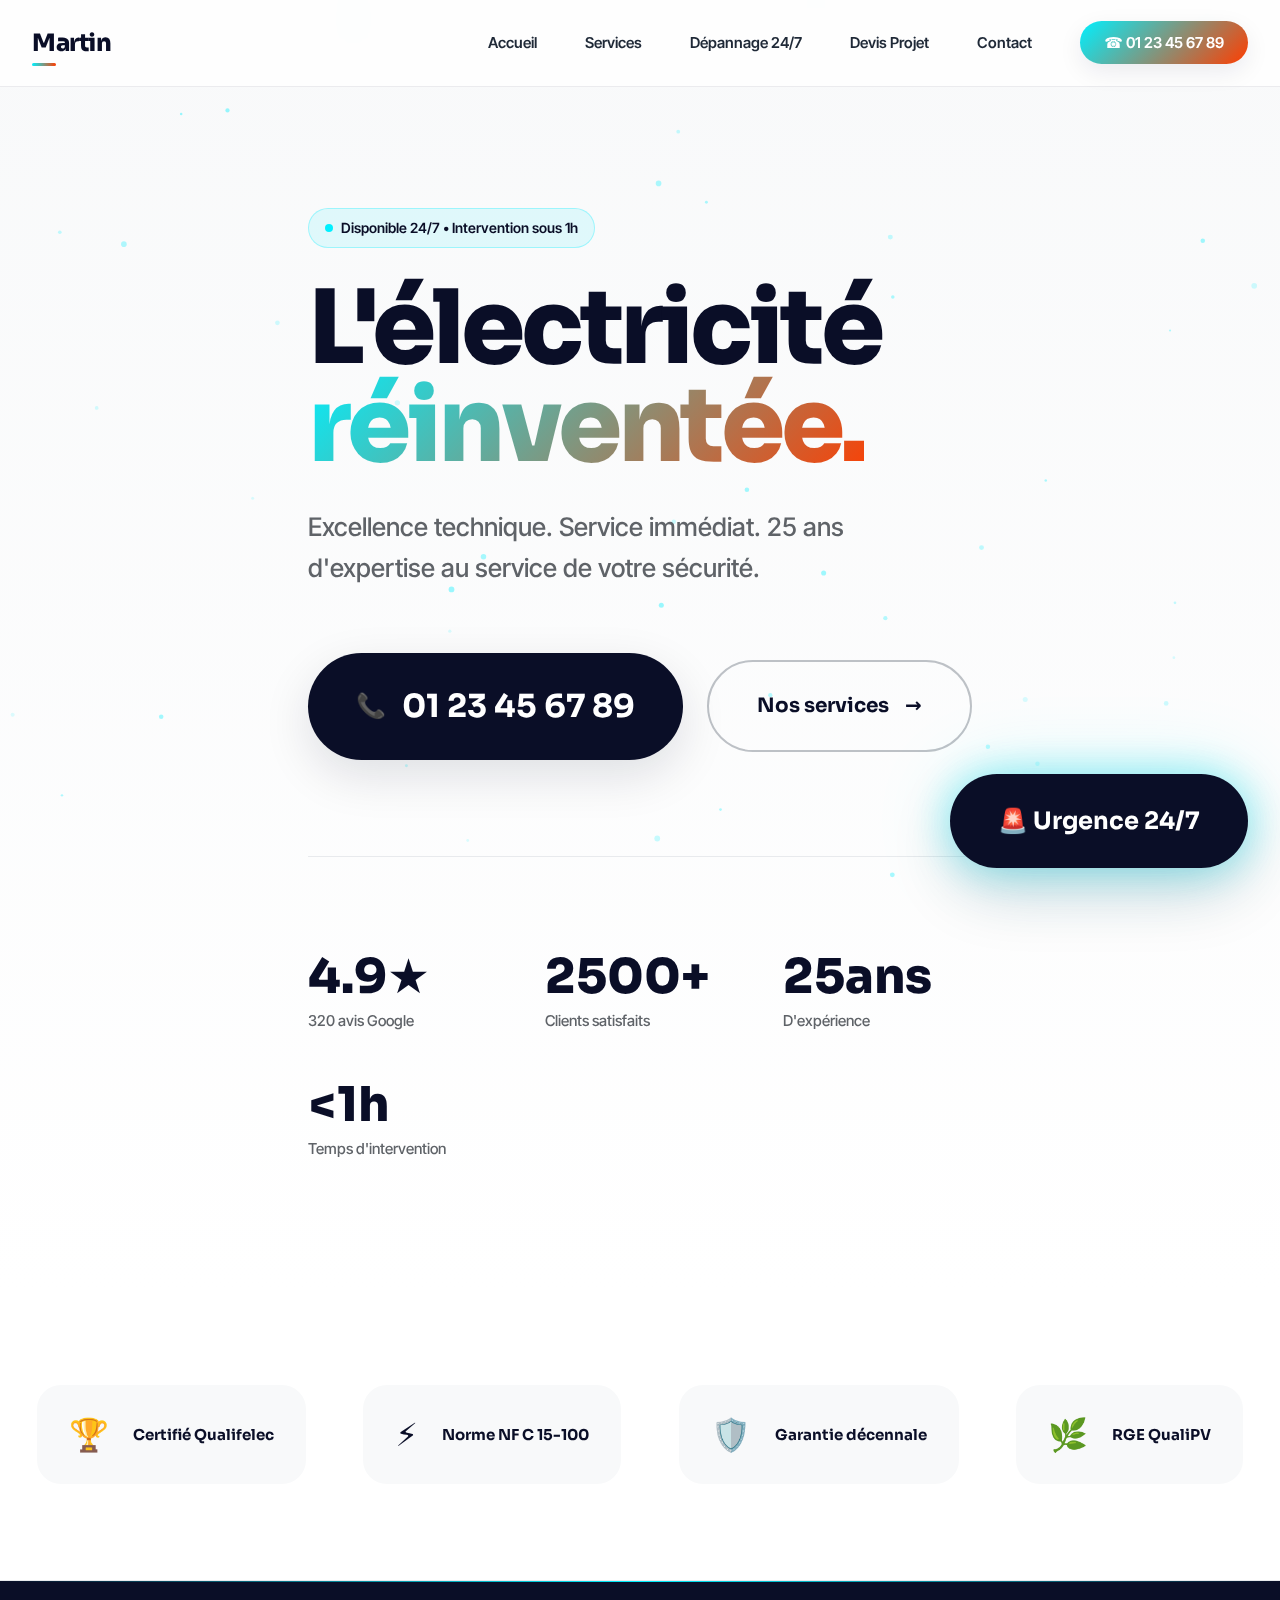
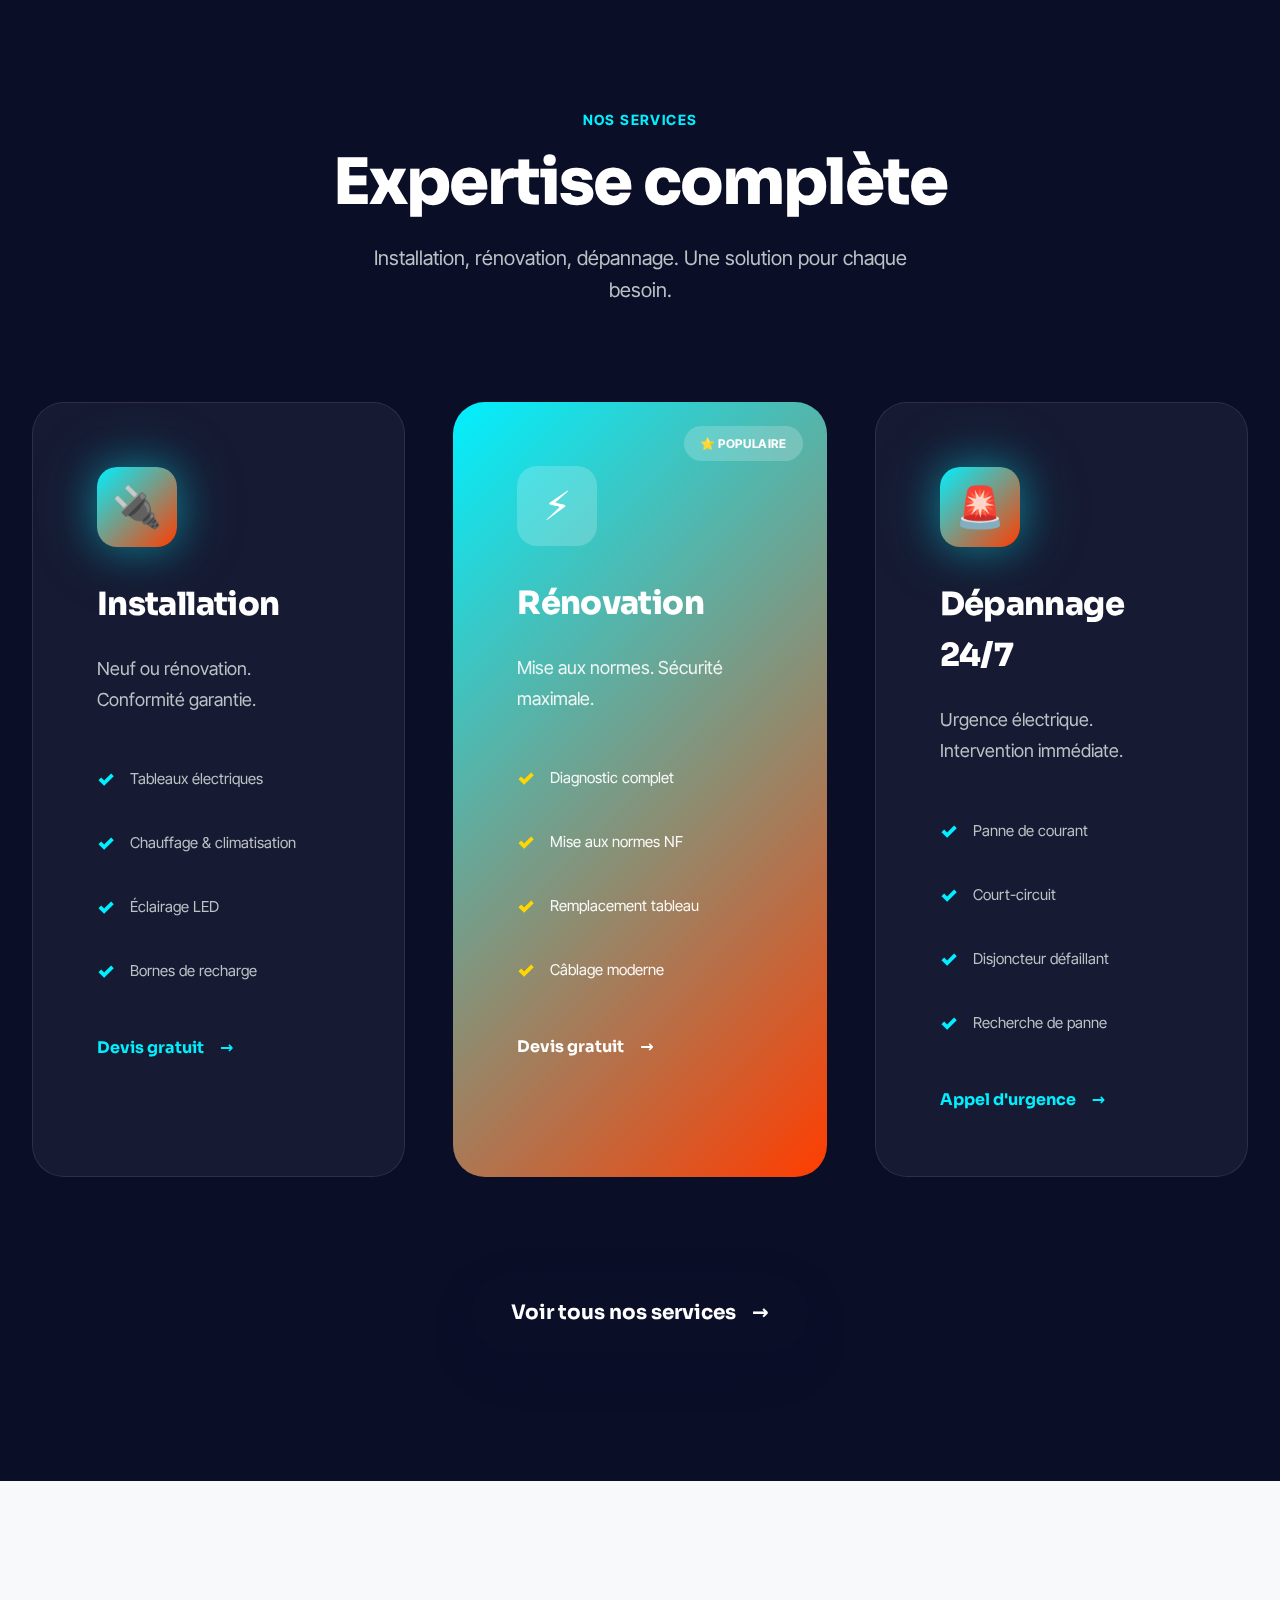
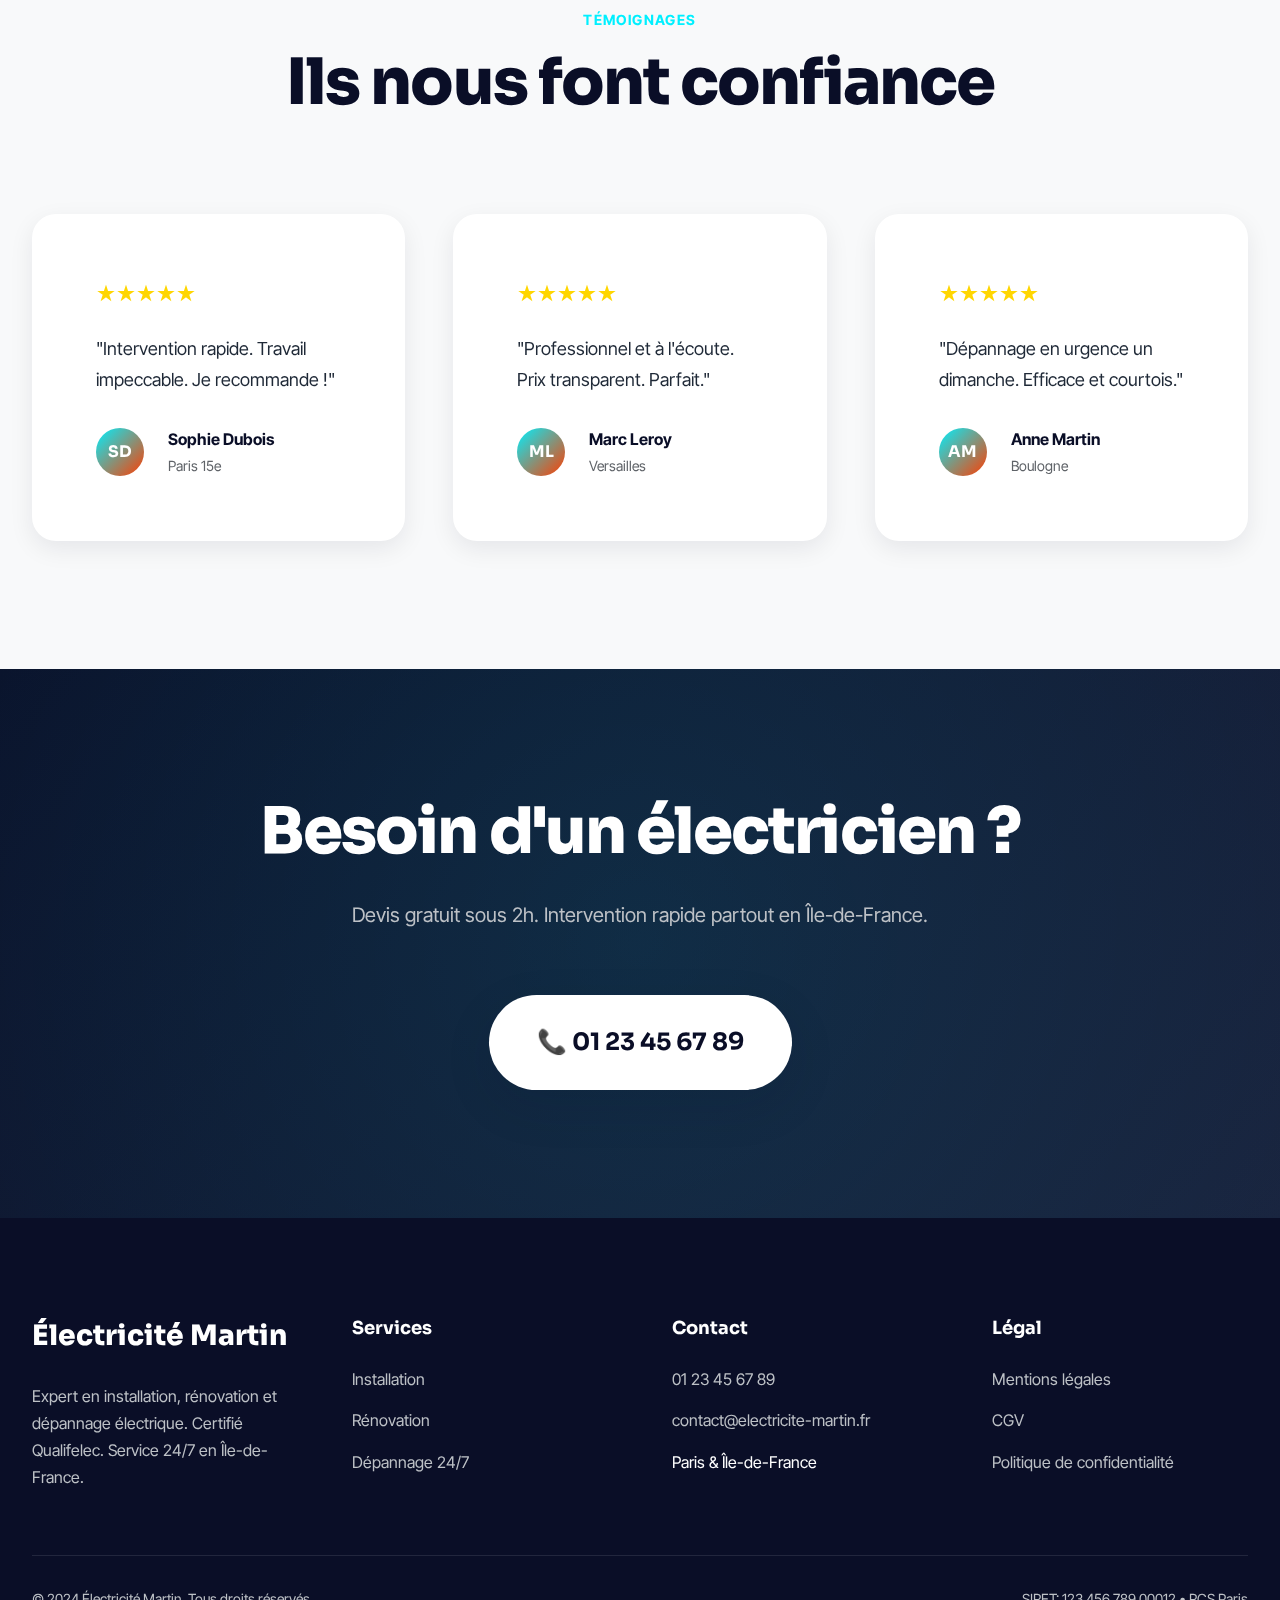
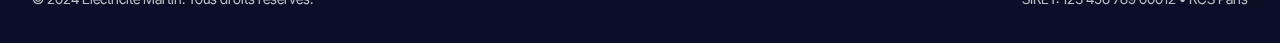
<file: index.html>
<!DOCTYPE html>
<html lang="fr">
<head>
    <meta charset="UTF-8">
    <meta name="viewport" content="width=device-width, initial-scale=1.0">
    <meta name="description" content="Électricité Martin - Électricien professionnel certifié. Intervention rapide 24/7 en Île-de-France. 25 ans d'expertise, 2500+ clients satisfaits.">
    <title>Électricité Martin | Électricien Professionnel Paris & Île-de-France</title>

    <!-- Fonts -->
    <link rel="preconnect" href="https://fonts.googleapis.com">
    <link rel="preconnect" href="https://fonts.gstatic.com" crossorigin>
    <link href="https://fonts.googleapis.com/css2?family=Sora:wght@300;400;600;700;800&family=Inter+Tight:wght@400;500;600;700&display=swap" rel="stylesheet">

    <style>
        * {
            margin: 0;
            padding: 0;
            box-sizing: border-box;
        }

        :root {
            /* Colors */
            --midnight: #0A0E27;
            --electric: #00F0FF;
            --energy: #FF3D00;
            --accent: #FFD600;
            --surface: #F8F9FA;
            --white: #FFFFFF;
            --gray-100: #E8EAED;
            --gray-300: #BDC1C6;
            --gray-600: #5F6368;
            --gray-900: #1F2937;

            /* Typography */
            --font-display: 'Sora', system-ui, sans-serif;
            --font-body: 'Inter Tight', system-ui, sans-serif;

            /* Spacing */
            --space-xs: 0.5rem;
            --space-sm: 1rem;
            --space-md: 1.5rem;
            --space-lg: 2rem;
            --space-xl: 3rem;
            --space-2xl: 4rem;
            --space-3xl: 6rem;
            --space-4xl: 8rem;

            /* Effects */
            --glow-electric: 0 0 40px rgba(0, 240, 255, 0.4), 0 0 80px rgba(0, 240, 255, 0.2);
            --glow-energy: 0 0 40px rgba(255, 61, 0, 0.4), 0 0 80px rgba(255, 61, 0, 0.2);
            --shadow-sm: 0 2px 8px rgba(10, 14, 39, 0.04);
            --shadow-md: 0 8px 24px rgba(10, 14, 39, 0.08);
            --shadow-lg: 0 16px 48px rgba(10, 14, 39, 0.12);
            --shadow-xl: 0 24px 64px rgba(10, 14, 39, 0.16);

            /* Animation */
            --transition: all 0.4s cubic-bezier(0.4, 0, 0.2, 1);
            --transition-fast: all 0.2s cubic-bezier(0.4, 0, 0.2, 1);
        }

        html {
            scroll-behavior: smooth;
        }

        body {
            font-family: var(--font-body);
            background: var(--white);
            color: var(--midnight);
            line-height: 1.6;
            overflow-x: hidden;
        }

        /* Canvas for particle effect */
        #particles {
            position: fixed;
            top: 0;
            left: 0;
            width: 100%;
            height: 100%;
            pointer-events: none;
            z-index: 1;
            opacity: 0.6;
        }

        /* Navigation */
        nav {
            position: fixed;
            top: 0;
            left: 0;
            right: 0;
            z-index: 1000;
            background: rgba(255, 255, 255, 0.8);
            backdrop-filter: blur(20px) saturate(180%);
            border-bottom: 1px solid rgba(10, 14, 39, 0.08);
            transition: var(--transition);
        }

        nav.scrolled {
            background: rgba(255, 255, 255, 0.95);
            box-shadow: var(--shadow-md);
        }

        .nav-container {
            max-width: 1400px;
            margin: 0 auto;
            padding: var(--space-md) var(--space-lg);
            display: flex;
            justify-content: space-between;
            align-items: center;
        }

        .logo {
            font-family: var(--font-display);
            font-size: 1.5rem;
            font-weight: 800;
            color: var(--midnight);
            text-decoration: none;
            letter-spacing: -0.02em;
            position: relative;
        }

        .logo::after {
            content: '';
            position: absolute;
            bottom: -4px;
            left: 0;
            width: 30%;
            height: 3px;
            background: linear-gradient(90deg, var(--electric), var(--energy));
            border-radius: 2px;
        }

        .nav-links {
            display: flex;
            gap: var(--space-xl);
            align-items: center;
            list-style: none;
        }

        .nav-links a {
            font-size: 0.9375rem;
            font-weight: 600;
            color: var(--gray-900);
            text-decoration: none;
            transition: var(--transition-fast);
            position: relative;
        }

        .nav-links a:hover {
            color: var(--electric);
        }

        .nav-cta {
            background: linear-gradient(135deg, var(--electric), var(--energy));
            color: var(--white) !important;
            padding: 0.75rem 1.5rem;
            border-radius: 100px;
            font-weight: 700;
            box-shadow: var(--shadow-md);
            transition: var(--transition);
        }

        .nav-cta:hover {
            transform: translateY(-2px);
            box-shadow: var(--shadow-lg), var(--glow-electric);
        }

        /* Mobile menu */
        .mobile-toggle {
            display: none;
            flex-direction: column;
            gap: 6px;
            background: none;
            border: none;
            cursor: pointer;
            padding: 8px;
        }

        .mobile-toggle span {
            width: 24px;
            height: 2px;
            background: var(--midnight);
            border-radius: 2px;
            transition: var(--transition-fast);
        }

        /* Hero Section */
        .hero {
            position: relative;
            min-height: 100vh;
            display: flex;
            align-items: center;
            padding-top: 80px;
            overflow: hidden;
            background: linear-gradient(180deg, var(--surface) 0%, var(--white) 100%);
        }

        .hero-container {
            max-width: 1400px;
            margin: 0 auto;
            padding: var(--space-4xl) var(--space-lg);
            position: relative;
            z-index: 10;
        }

        .hero-badge {
            display: inline-flex;
            align-items: center;
            gap: var(--space-xs);
            background: rgba(0, 240, 255, 0.1);
            border: 1px solid rgba(0, 240, 255, 0.3);
            padding: 0.5rem 1rem;
            border-radius: 100px;
            font-size: 0.875rem;
            font-weight: 600;
            color: var(--midnight);
            margin-bottom: var(--space-lg);
            animation: fadeInUp 0.8s ease-out;
        }

        .hero-badge .dot {
            width: 8px;
            height: 8px;
            background: var(--electric);
            border-radius: 50%;
            animation: pulse 2s infinite;
        }

        h1 {
            font-family: var(--font-display);
            font-size: clamp(3rem, 8vw, 6.5rem);
            font-weight: 800;
            line-height: 0.95;
            letter-spacing: -0.04em;
            margin-bottom: var(--space-lg);
            color: var(--midnight);
            animation: fadeInUp 0.8s ease-out 0.2s backwards;
        }

        .gradient-text {
            background: linear-gradient(135deg, var(--electric), var(--energy));
            -webkit-background-clip: text;
            -webkit-text-fill-color: transparent;
            background-clip: text;
        }

        .hero-subtitle {
            font-size: clamp(1.25rem, 2vw, 1.75rem);
            color: var(--gray-600);
            max-width: 600px;
            margin-bottom: var(--space-2xl);
            font-weight: 500;
            animation: fadeInUp 0.8s ease-out 0.4s backwards;
        }

        .hero-cta {
            display: flex;
            gap: var(--space-md);
            align-items: center;
            flex-wrap: wrap;
            animation: fadeInUp 0.8s ease-out 0.6s backwards;
        }

        .btn-primary {
            display: inline-flex;
            align-items: center;
            gap: var(--space-sm);
            background: var(--midnight);
            color: var(--white);
            padding: 1.75rem 3rem;
            border-radius: 100px;
            font-family: var(--font-display);
            font-size: 1.5rem;
            font-weight: 700;
            text-decoration: none;
            border: none;
            cursor: pointer;
            transition: var(--transition);
            box-shadow: var(--shadow-lg);
            position: relative;
            overflow: hidden;
        }

        .btn-primary::before {
            content: '';
            position: absolute;
            top: 50%;
            left: 50%;
            width: 0;
            height: 0;
            border-radius: 50%;
            background: linear-gradient(135deg, var(--electric), var(--energy));
            transition: width 0.6s, height 0.6s, top 0.6s, left 0.6s;
            transform: translate(-50%, -50%);
            z-index: 0;
        }

        .btn-primary:hover::before {
            width: 400px;
            height: 400px;
        }

        .btn-primary span {
            position: relative;
            z-index: 1;
        }

        .btn-primary:hover {
            transform: translateY(-4px);
            box-shadow: var(--shadow-xl), var(--glow-electric);
        }

        .phone-number {
            font-size: 2rem;
            font-weight: 700;
            font-family: var(--font-display);
        }

        .btn-secondary {
            display: inline-flex;
            align-items: center;
            gap: var(--space-sm);
            background: transparent;
            color: var(--midnight);
            padding: 1.75rem 3rem;
            border-radius: 100px;
            font-family: var(--font-display);
            font-size: 1.25rem;
            font-weight: 700;
            text-decoration: none;
            border: 2px solid var(--gray-300);
            transition: var(--transition);
        }

        .btn-secondary:hover {
            border-color: var(--electric);
            color: var(--electric);
            transform: translateY(-4px);
            box-shadow: var(--shadow-md);
        }

        .hero-stats {
            display: grid;
            grid-template-columns: repeat(auto-fit, minmax(150px, 1fr));
            gap: var(--space-xl);
            margin-top: var(--space-3xl);
            padding-top: var(--space-3xl);
            border-top: 1px solid var(--gray-100);
            animation: fadeInUp 0.8s ease-out 0.8s backwards;
        }

        .stat {
            text-align: left;
        }

        .stat-number {
            font-family: var(--font-display);
            font-size: 3rem;
            font-weight: 800;
            color: var(--midnight);
            line-height: 1;
            margin-bottom: var(--space-xs);
        }

        .stat-label {
            font-size: 0.9375rem;
            color: var(--gray-600);
            font-weight: 500;
        }

        /* Trust Section */
        .trust {
            padding: var(--space-3xl) var(--space-lg);
            background: var(--white);
            border-bottom: 1px solid var(--gray-100);
        }

        .trust-container {
            max-width: 1400px;
            margin: 0 auto;
            display: flex;
            justify-content: space-around;
            align-items: center;
            flex-wrap: wrap;
            gap: var(--space-xl);
        }

        .trust-item {
            display: flex;
            align-items: center;
            gap: var(--space-md);
            padding: var(--space-md) var(--space-lg);
            background: var(--surface);
            border-radius: 24px;
            transition: var(--transition);
        }

        .trust-item:hover {
            transform: translateY(-4px);
            box-shadow: var(--shadow-md);
        }

        .trust-icon {
            font-size: 2rem;
        }

        .trust-text {
            font-family: var(--font-display);
            font-size: 0.9375rem;
            font-weight: 700;
            color: var(--midnight);
        }

        /* Services Section */
        .services {
            padding: var(--space-4xl) var(--space-lg);
            background: var(--midnight);
            color: var(--white);
            position: relative;
        }

        .services::before {
            content: '';
            position: absolute;
            top: 0;
            left: 0;
            right: 0;
            height: 1px;
            background: linear-gradient(90deg, transparent, var(--electric), transparent);
        }

        .section-header {
            max-width: 1400px;
            margin: 0 auto var(--space-3xl);
            text-align: center;
        }

        .section-label {
            font-size: 0.875rem;
            font-weight: 700;
            text-transform: uppercase;
            letter-spacing: 0.1em;
            color: var(--electric);
            margin-bottom: var(--space-sm);
        }

        h2 {
            font-family: var(--font-display);
            font-size: clamp(2.5rem, 5vw, 4rem);
            font-weight: 800;
            line-height: 1.1;
            letter-spacing: -0.03em;
            margin-bottom: var(--space-md);
        }

        .section-subtitle {
            font-size: 1.25rem;
            color: var(--gray-300);
            max-width: 600px;
            margin: 0 auto;
        }

        .services-grid {
            max-width: 1400px;
            margin: 0 auto;
            display: grid;
            grid-template-columns: repeat(auto-fit, minmax(340px, 1fr));
            gap: var(--space-xl);
        }

        .service-card {
            background: rgba(255, 255, 255, 0.05);
            backdrop-filter: blur(20px);
            border: 1px solid rgba(255, 255, 255, 0.1);
            border-radius: 32px;
            padding: var(--space-2xl);
            transition: var(--transition);
            position: relative;
            overflow: hidden;
        }

        .service-card::before {
            content: '';
            position: absolute;
            top: 0;
            left: 0;
            right: 0;
            height: 4px;
            background: linear-gradient(90deg, var(--electric), var(--energy));
            transform: scaleX(0);
            transition: transform 0.6s cubic-bezier(0.4, 0, 0.2, 1);
        }

        .service-card:hover::before {
            transform: scaleX(1);
        }

        .service-card:hover {
            transform: translateY(-8px);
            background: rgba(255, 255, 255, 0.08);
            border-color: rgba(0, 240, 255, 0.3);
            box-shadow: var(--shadow-xl), var(--glow-electric);
        }

        .service-card.featured {
            background: linear-gradient(135deg, var(--electric) 0%, var(--energy) 100%);
            border: none;
        }

        .service-card.featured::before {
            background: var(--accent);
        }

        .featured-badge {
            position: absolute;
            top: var(--space-md);
            right: var(--space-md);
            background: rgba(255, 255, 255, 0.2);
            backdrop-filter: blur(10px);
            padding: 0.5rem 1rem;
            border-radius: 100px;
            font-size: 0.75rem;
            font-weight: 700;
            text-transform: uppercase;
            letter-spacing: 0.05em;
        }

        .service-icon {
            width: 80px;
            height: 80px;
            background: linear-gradient(135deg, var(--electric), var(--energy));
            border-radius: 20px;
            display: flex;
            align-items: center;
            justify-content: center;
            font-size: 2.5rem;
            margin-bottom: var(--space-lg);
            box-shadow: var(--glow-electric);
        }

        .service-card.featured .service-icon {
            background: rgba(255, 255, 255, 0.2);
            box-shadow: none;
        }

        .service-title {
            font-family: var(--font-display);
            font-size: 2rem;
            font-weight: 800;
            margin-bottom: var(--space-md);
            letter-spacing: -0.02em;
        }

        .service-description {
            font-size: 1.125rem;
            color: var(--gray-300);
            margin-bottom: var(--space-lg);
            line-height: 1.7;
        }

        .service-card.featured .service-description {
            color: rgba(255, 255, 255, 0.9);
        }

        .service-features {
            list-style: none;
            margin-bottom: var(--space-lg);
        }

        .service-features li {
            display: flex;
            align-items: center;
            gap: var(--space-sm);
            padding: var(--space-sm) 0;
            font-size: 0.9375rem;
            color: var(--gray-300);
        }

        .service-card.featured .service-features li {
            color: rgba(255, 255, 255, 0.95);
        }

        .service-features li::before {
            content: '✓';
            color: var(--electric);
            font-weight: 900;
            font-size: 1.25rem;
        }

        .service-card.featured .service-features li::before {
            color: var(--accent);
        }

        .service-link {
            display: inline-flex;
            align-items: center;
            gap: var(--space-sm);
            font-family: var(--font-display);
            font-weight: 700;
            color: var(--electric);
            text-decoration: none;
            font-size: 1rem;
            transition: var(--transition-fast);
        }

        .service-link:hover {
            gap: var(--space-md);
        }

        .service-card.featured .service-link {
            color: var(--white);
        }

        /* Testimonials */
        .testimonials {
            padding: var(--space-4xl) var(--space-lg);
            background: var(--surface);
        }

        .testimonials-grid {
            max-width: 1400px;
            margin: 0 auto;
            display: grid;
            grid-template-columns: repeat(auto-fit, minmax(320px, 1fr));
            gap: var(--space-xl);
            margin-top: var(--space-3xl);
        }

        .testimonial-card {
            background: var(--white);
            padding: var(--space-2xl);
            border-radius: 24px;
            box-shadow: var(--shadow-md);
            transition: var(--transition);
        }

        .testimonial-card:hover {
            transform: translateY(-4px);
            box-shadow: var(--shadow-lg);
        }

        .stars {
            color: var(--accent);
            font-size: 1.25rem;
            margin-bottom: var(--space-md);
        }

        .testimonial-text {
            font-size: 1.125rem;
            line-height: 1.7;
            color: var(--gray-900);
            margin-bottom: var(--space-lg);
        }

        .testimonial-author {
            display: flex;
            align-items: center;
            gap: var(--space-md);
        }

        .author-avatar {
            width: 48px;
            height: 48px;
            border-radius: 50%;
            background: linear-gradient(135deg, var(--electric), var(--energy));
            display: flex;
            align-items: center;
            justify-content: center;
            font-weight: 700;
            color: var(--white);
            font-family: var(--font-display);
        }

        .author-info {
            flex: 1;
        }

        .author-name {
            font-weight: 700;
            color: var(--midnight);
            margin-bottom: 2px;
        }

        .author-location {
            font-size: 0.875rem;
            color: var(--gray-600);
        }

        /* CTA Section */
        .cta-section {
            padding: var(--space-4xl) var(--space-lg);
            background: linear-gradient(135deg, var(--midnight) 0%, #1a1f3a 100%);
            color: var(--white);
            text-align: center;
            position: relative;
            overflow: hidden;
        }

        .cta-section::before {
            content: '';
            position: absolute;
            top: -50%;
            left: -50%;
            width: 200%;
            height: 200%;
            background: radial-gradient(circle, rgba(0, 240, 255, 0.1) 0%, transparent 70%);
            animation: rotate 20s linear infinite;
        }

        .cta-container {
            max-width: 800px;
            margin: 0 auto;
            position: relative;
            z-index: 10;
        }

        .cta-section h2 {
            margin-bottom: var(--space-lg);
        }

        .cta-section p {
            font-size: 1.25rem;
            color: var(--gray-300);
            margin-bottom: var(--space-2xl);
        }

        .cta-buttons {
            display: flex;
            gap: var(--space-md);
            justify-content: center;
            flex-wrap: wrap;
        }

        .btn-cta {
            background: var(--white);
            color: var(--midnight);
        }

        .btn-cta:hover {
            background: var(--electric);
            color: var(--white);
        }

        /* Footer */
        footer {
            background: var(--midnight);
            color: var(--white);
            padding: var(--space-3xl) var(--space-lg) var(--space-lg);
        }

        .footer-container {
            max-width: 1400px;
            margin: 0 auto;
            display: grid;
            grid-template-columns: repeat(auto-fit, minmax(250px, 1fr));
            gap: var(--space-2xl);
            margin-bottom: var(--space-2xl);
        }

        .footer-brand h3 {
            font-family: var(--font-display);
            font-size: 1.75rem;
            font-weight: 800;
            margin-bottom: var(--space-md);
        }

        .footer-brand p {
            color: var(--gray-300);
            line-height: 1.7;
        }

        .footer-section h4 {
            font-family: var(--font-display);
            font-size: 1.125rem;
            font-weight: 700;
            margin-bottom: var(--space-md);
        }

        .footer-section ul {
            list-style: none;
        }

        .footer-section li {
            margin-bottom: var(--space-sm);
        }

        .footer-section a {
            color: var(--gray-300);
            text-decoration: none;
            transition: var(--transition-fast);
        }

        .footer-section a:hover {
            color: var(--electric);
        }

        .footer-bottom {
            max-width: 1400px;
            margin: 0 auto;
            padding-top: var(--space-lg);
            border-top: 1px solid rgba(255, 255, 255, 0.1);
            display: flex;
            justify-content: space-between;
            align-items: center;
            flex-wrap: wrap;
            gap: var(--space-md);
        }

        .footer-bottom p {
            color: var(--gray-300);
            font-size: 0.875rem;
        }

        /* Sticky CTA */
        .sticky-cta {
            position: fixed;
            bottom: var(--space-lg);
            right: var(--space-lg);
            z-index: 999;
            animation: slideInRight 0.6s ease-out;
        }

        .sticky-cta .btn-primary {
            box-shadow: var(--shadow-xl), var(--glow-electric);
            animation: float 3s ease-in-out infinite;
        }

        /* Animations */
        @keyframes fadeInUp {
            from {
                opacity: 0;
                transform: translateY(30px);
            }
            to {
                opacity: 1;
                transform: translateY(0);
            }
        }

        @keyframes pulse {
            0%, 100% {
                opacity: 1;
            }
            50% {
                opacity: 0.5;
            }
        }

        @keyframes rotate {
            from {
                transform: rotate(0deg);
            }
            to {
                transform: rotate(360deg);
            }
        }

        @keyframes slideInRight {
            from {
                transform: translateX(100%);
                opacity: 0;
            }
            to {
                transform: translateX(0);
                opacity: 1;
            }
        }

        @keyframes float {
            0%, 100% {
                transform: translateY(0);
            }
            50% {
                transform: translateY(-10px);
            }
        }

        /* Responsive */
        @media (max-width: 1024px) {
            .hero-stats {
                grid-template-columns: repeat(2, 1fr);
            }

            .services-grid {
                grid-template-columns: 1fr;
            }
        }

        @media (max-width: 768px) {
            :root {
                --space-xl: 2rem;
                --space-2xl: 3rem;
                --space-3xl: 4rem;
                --space-4xl: 5rem;
            }

            .mobile-toggle {
                display: flex;
            }

            .nav-links {
                position: absolute;
                top: 100%;
                left: 0;
                right: 0;
                background: rgba(255, 255, 255, 0.98);
                backdrop-filter: blur(20px);
                flex-direction: column;
                align-items: stretch;
                padding: var(--space-lg);
                gap: var(--space-sm);
                box-shadow: var(--shadow-lg);
                transform: translateY(-100%);
                opacity: 0;
                pointer-events: none;
                transition: var(--transition);
            }

            .nav-links.active {
                transform: translateY(0);
                opacity: 1;
                pointer-events: all;
            }

            .nav-links a {
                padding: var(--space-sm);
            }

            h1 {
                font-size: 3rem;
            }

            .hero-cta {
                flex-direction: column;
            }

            .btn-primary,
            .btn-secondary {
                width: 100%;
                justify-content: center;
            }

            .hero-stats {
                grid-template-columns: 1fr;
            }

            .sticky-cta {
                bottom: var(--space-sm);
                right: var(--space-sm);
                left: var(--space-sm);
            }

            .sticky-cta .btn-primary {
                width: 100%;
                justify-content: center;
            }

            .footer-bottom {
                flex-direction: column;
                text-align: center;
            }
        }
    </style>
</head>
<body>
    <!-- Particle Canvas -->
    <canvas id="particles"></canvas>

    <!-- Navigation -->
    <nav>
        <div class="nav-container">
            <a href="#" class="logo">Martin</a>
            <button class="mobile-toggle" aria-label="Menu">
                <span></span>
                <span></span>
                <span></span>
            </button>
            <ul class="nav-links">
                <li><a href="index.html">Accueil</a></li>
                <li><a href="services.html">Services</a></li>
                <li><a href="depannage.html">Dépannage 24/7</a></li>
                <li><a href="projets.html">Devis Projet</a></li>
                <li><a href="contact.html">Contact</a></li>
                <li><a href="tel:0123456789" class="nav-cta">☎ 01 23 45 67 89</a></li>
            </ul>
        </div>
    </nav>

    <!-- Hero Section -->
    <section class="hero">
        <div class="hero-container">
            <div class="hero-badge">
                <span class="dot"></span>
                Disponible 24/7 • Intervention sous 1h
            </div>
            <h1>
                L'électricité<br>
                <span class="gradient-text">réinventée.</span>
            </h1>
            <p class="hero-subtitle">
                Excellence technique. Service immédiat. 25 ans d'expertise au service de votre sécurité.
            </p>
            <div class="hero-cta">
                <a href="tel:0123456789" class="btn-primary">
                    <span>📞</span>
                    <span class="phone-number">01 23 45 67 89</span>
                </a>
                <a href="#services" class="btn-secondary">
                    <span>Nos services</span>
                    <span>→</span>
                </a>
            </div>
            <div class="hero-stats">
                <div class="stat">
                    <div class="stat-number">4.9★</div>
                    <div class="stat-label">320 avis Google</div>
                </div>
                <div class="stat">
                    <div class="stat-number">2500+</div>
                    <div class="stat-label">Clients satisfaits</div>
                </div>
                <div class="stat">
                    <div class="stat-number">25ans</div>
                    <div class="stat-label">D'expérience</div>
                </div>
                <div class="stat">
                    <div class="stat-number">&lt;1h</div>
                    <div class="stat-label">Temps d'intervention</div>
                </div>
            </div>
        </div>
    </section>

    <!-- Trust Section -->
    <section class="trust">
        <div class="trust-container">
            <div class="trust-item">
                <span class="trust-icon">🏆</span>
                <span class="trust-text">Certifié Qualifelec</span>
            </div>
            <div class="trust-item">
                <span class="trust-icon">⚡</span>
                <span class="trust-text">Norme NF C 15-100</span>
            </div>
            <div class="trust-item">
                <span class="trust-icon">🛡️</span>
                <span class="trust-text">Garantie décennale</span>
            </div>
            <div class="trust-item">
                <span class="trust-icon">🌿</span>
                <span class="trust-text">RGE QualiPV</span>
            </div>
        </div>
    </section>

    <!-- Services Section -->
    <section class="services" id="services">
        <div class="section-header">
            <div class="section-label">Nos services</div>
            <h2>Expertise complète</h2>
            <p class="section-subtitle">
                Installation, rénovation, dépannage. Une solution pour chaque besoin.
            </p>
        </div>
        <div class="services-grid">
            <article class="service-card">
                <div class="service-icon">🔌</div>
                <h3 class="service-title">Installation</h3>
                <p class="service-description">
                    Neuf ou rénovation. Conformité garantie.
                </p>
                <ul class="service-features">
                    <li>Tableaux électriques</li>
                    <li>Chauffage & climatisation</li>
                    <li>Éclairage LED</li>
                    <li>Bornes de recharge</li>
                </ul>
                <a href="projets.html" class="service-link">
                    <span>Devis gratuit</span>
                    <span>→</span>
                </a>
            </article>

            <article class="service-card featured">
                <div class="featured-badge">⭐ Populaire</div>
                <div class="service-icon">⚡</div>
                <h3 class="service-title">Rénovation</h3>
                <p class="service-description">
                    Mise aux normes. Sécurité maximale.
                </p>
                <ul class="service-features">
                    <li>Diagnostic complet</li>
                    <li>Mise aux normes NF</li>
                    <li>Remplacement tableau</li>
                    <li>Câblage moderne</li>
                </ul>
                <a href="projets.html" class="service-link">
                    <span>Devis gratuit</span>
                    <span>→</span>
                </a>
            </article>

            <article class="service-card">
                <div class="service-icon">🚨</div>
                <h3 class="service-title">Dépannage 24/7</h3>
                <p class="service-description">
                    Urgence électrique. Intervention immédiate.
                </p>
                <ul class="service-features">
                    <li>Panne de courant</li>
                    <li>Court-circuit</li>
                    <li>Disjoncteur défaillant</li>
                    <li>Recherche de panne</li>
                </ul>
                <a href="depannage.html" class="service-link urgent">
                    <span>Appel d'urgence</span>
                    <span>→</span>
                </a>
            </article>
        </div>
        <div class="section-cta" style="margin-top: var(--space-3xl); text-align: center;">
            <a href="services.html" class="btn-primary" style="font-size: 1.25rem; padding: 1.5rem 2.5rem;">
                <span>Voir tous nos services</span>
                <span>→</span>
            </a>
        </div>
    </section>

    <!-- Testimonials -->
    <section class="testimonials" id="testimonials">
        <div class="section-header">
            <div class="section-label">Témoignages</div>
            <h2 style="color: var(--midnight)">Ils nous font confiance</h2>
        </div>
        <div class="testimonials-grid">
            <article class="testimonial-card">
                <div class="stars">★★★★★</div>
                <p class="testimonial-text">
                    "Intervention rapide. Travail impeccable. Je recommande !"
                </p>
                <div class="testimonial-author">
                    <div class="author-avatar">SD</div>
                    <div class="author-info">
                        <div class="author-name">Sophie Dubois</div>
                        <div class="author-location">Paris 15e</div>
                    </div>
                </div>
            </article>

            <article class="testimonial-card">
                <div class="stars">★★★★★</div>
                <p class="testimonial-text">
                    "Professionnel et à l'écoute. Prix transparent. Parfait."
                </p>
                <div class="testimonial-author">
                    <div class="author-avatar">ML</div>
                    <div class="author-info">
                        <div class="author-name">Marc Leroy</div>
                        <div class="author-location">Versailles</div>
                    </div>
                </div>
            </article>

            <article class="testimonial-card">
                <div class="stars">★★★★★</div>
                <p class="testimonial-text">
                    "Dépannage en urgence un dimanche. Efficace et courtois."
                </p>
                <div class="testimonial-author">
                    <div class="author-avatar">AM</div>
                    <div class="author-info">
                        <div class="author-name">Anne Martin</div>
                        <div class="author-location">Boulogne</div>
                    </div>
                </div>
            </article>
        </div>
    </section>

    <!-- CTA Section -->
    <section class="cta-section">
        <div class="cta-container">
            <h2>Besoin d'un électricien ?</h2>
            <p>Devis gratuit sous 2h. Intervention rapide partout en Île-de-France.</p>
            <div class="cta-buttons">
                <a href="tel:0123456789" class="btn-primary btn-cta">
                    <span>📞 01 23 45 67 89</span>
                </a>
            </div>
        </div>
    </section>

    <!-- Footer -->
    <footer>
        <div class="footer-container">
            <div class="footer-brand">
                <h3>Électricité Martin</h3>
                <p>Expert en installation, rénovation et dépannage électrique. Certifié Qualifelec. Service 24/7 en Île-de-France.</p>
            </div>
            <div class="footer-section">
                <h4>Services</h4>
                <ul>
                    <li><a href="#services">Installation</a></li>
                    <li><a href="#services">Rénovation</a></li>
                    <li><a href="#services">Dépannage 24/7</a></li>
                </ul>
            </div>
            <div class="footer-section">
                <h4>Contact</h4>
                <ul>
                    <li><a href="tel:0123456789">01 23 45 67 89</a></li>
                    <li><a href="mailto:contact@electricite-martin.fr">contact@electricite-martin.fr</a></li>
                    <li>Paris & Île-de-France</li>
                </ul>
            </div>
            <div class="footer-section">
                <h4>Légal</h4>
                <ul>
                    <li><a href="#">Mentions légales</a></li>
                    <li><a href="#">CGV</a></li>
                    <li><a href="#">Politique de confidentialité</a></li>
                </ul>
            </div>
        </div>
        <div class="footer-bottom">
            <p>&copy; 2024 Électricité Martin. Tous droits réservés.</p>
            <p>SIRET: 123 456 789 00012 • RCS Paris</p>
        </div>
    </footer>

    <!-- Sticky CTA -->
    <div class="sticky-cta">
        <a href="tel:0123456789" class="btn-primary">
            <span>🚨 Urgence 24/7</span>
        </a>
    </div>

    <script>
        // Mobile menu toggle
        document.querySelector('.mobile-toggle').addEventListener('click', function() {
            document.querySelector('.nav-links').classList.toggle('active');
            this.classList.toggle('active');
        });

        // Navbar scroll effect
        window.addEventListener('scroll', function() {
            const nav = document.querySelector('nav');
            if (window.scrollY > 50) {
                nav.classList.add('scrolled');
            } else {
                nav.classList.remove('scrolled');
            }
        });

        // Particle animation
        const canvas = document.getElementById('particles');
        const ctx = canvas.getContext('2d');

        canvas.width = window.innerWidth;
        canvas.height = window.innerHeight;

        const particles = [];
        const particleCount = 50;

        class Particle {
            constructor() {
                this.x = Math.random() * canvas.width;
                this.y = Math.random() * canvas.height;
                this.size = Math.random() * 2 + 1;
                this.speedX = Math.random() * 0.5 - 0.25;
                this.speedY = Math.random() * 0.5 - 0.25;
                this.opacity = Math.random() * 0.5 + 0.2;
            }

            update() {
                this.x += this.speedX;
                this.y += this.speedY;

                if (this.x > canvas.width) this.x = 0;
                if (this.x < 0) this.x = canvas.width;
                if (this.y > canvas.height) this.y = 0;
                if (this.y < 0) this.y = canvas.height;
            }

            draw() {
                ctx.fillStyle = `rgba(0, 240, 255, ${this.opacity})`;
                ctx.beginPath();
                ctx.arc(this.x, this.y, this.size, 0, Math.PI * 2);
                ctx.fill();
            }
        }

        function init() {
            for (let i = 0; i < particleCount; i++) {
                particles.push(new Particle());
            }
        }

        function animate() {
            ctx.clearRect(0, 0, canvas.width, canvas.height);

            particles.forEach(particle => {
                particle.update();
                particle.draw();
            });

            requestAnimationFrame(animate);
        }

        init();
        animate();

        // Resize canvas on window resize
        window.addEventListener('resize', function() {
            canvas.width = window.innerWidth;
            canvas.height = window.innerHeight;
        });

        // Smooth scroll
        document.querySelectorAll('a[href^="#"]').forEach(anchor => {
            anchor.addEventListener('click', function(e) {
                e.preventDefault();
                const target = document.querySelector(this.getAttribute('href'));
                if (target) {
                    target.scrollIntoView({
                        behavior: 'smooth',
                        block: 'start'
                    });
                    // Close mobile menu if open
                    document.querySelector('.nav-links').classList.remove('active');
                }
            });
        });
    </script>
</body>
</html>
</file>
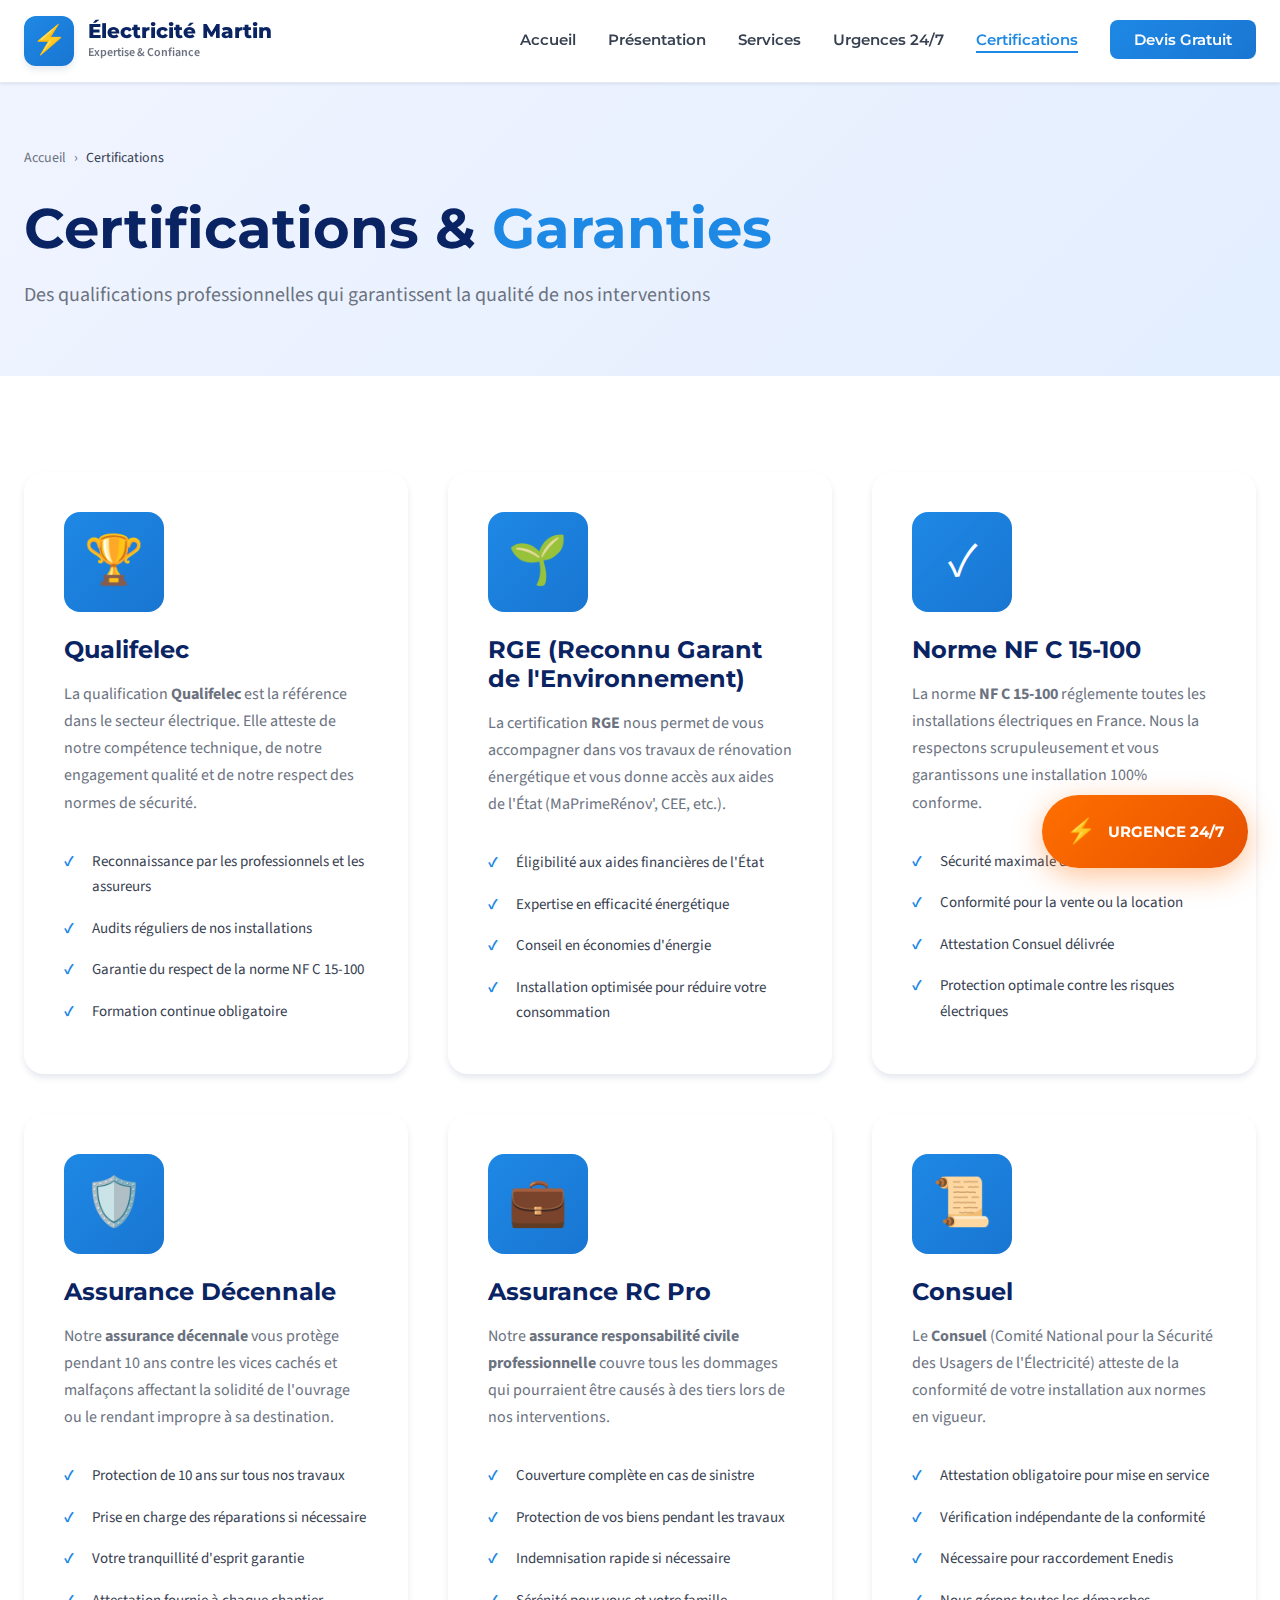
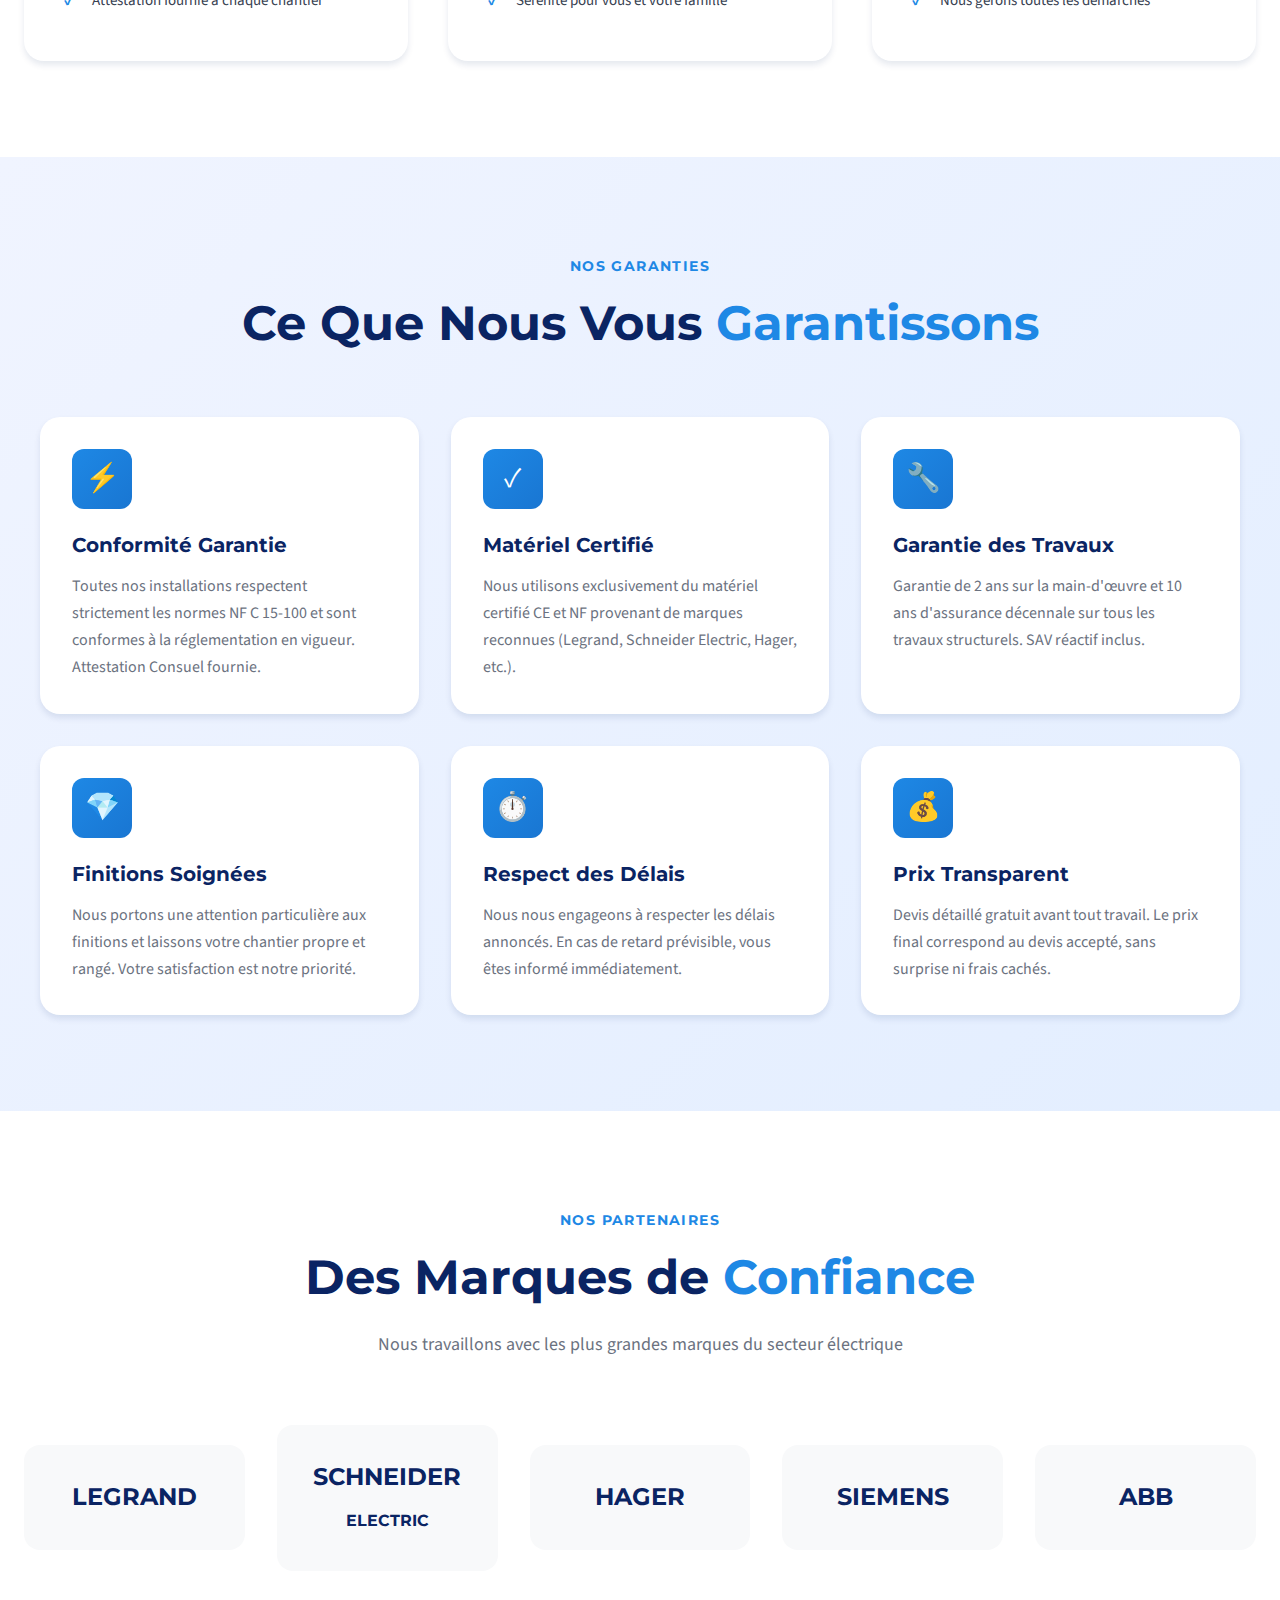
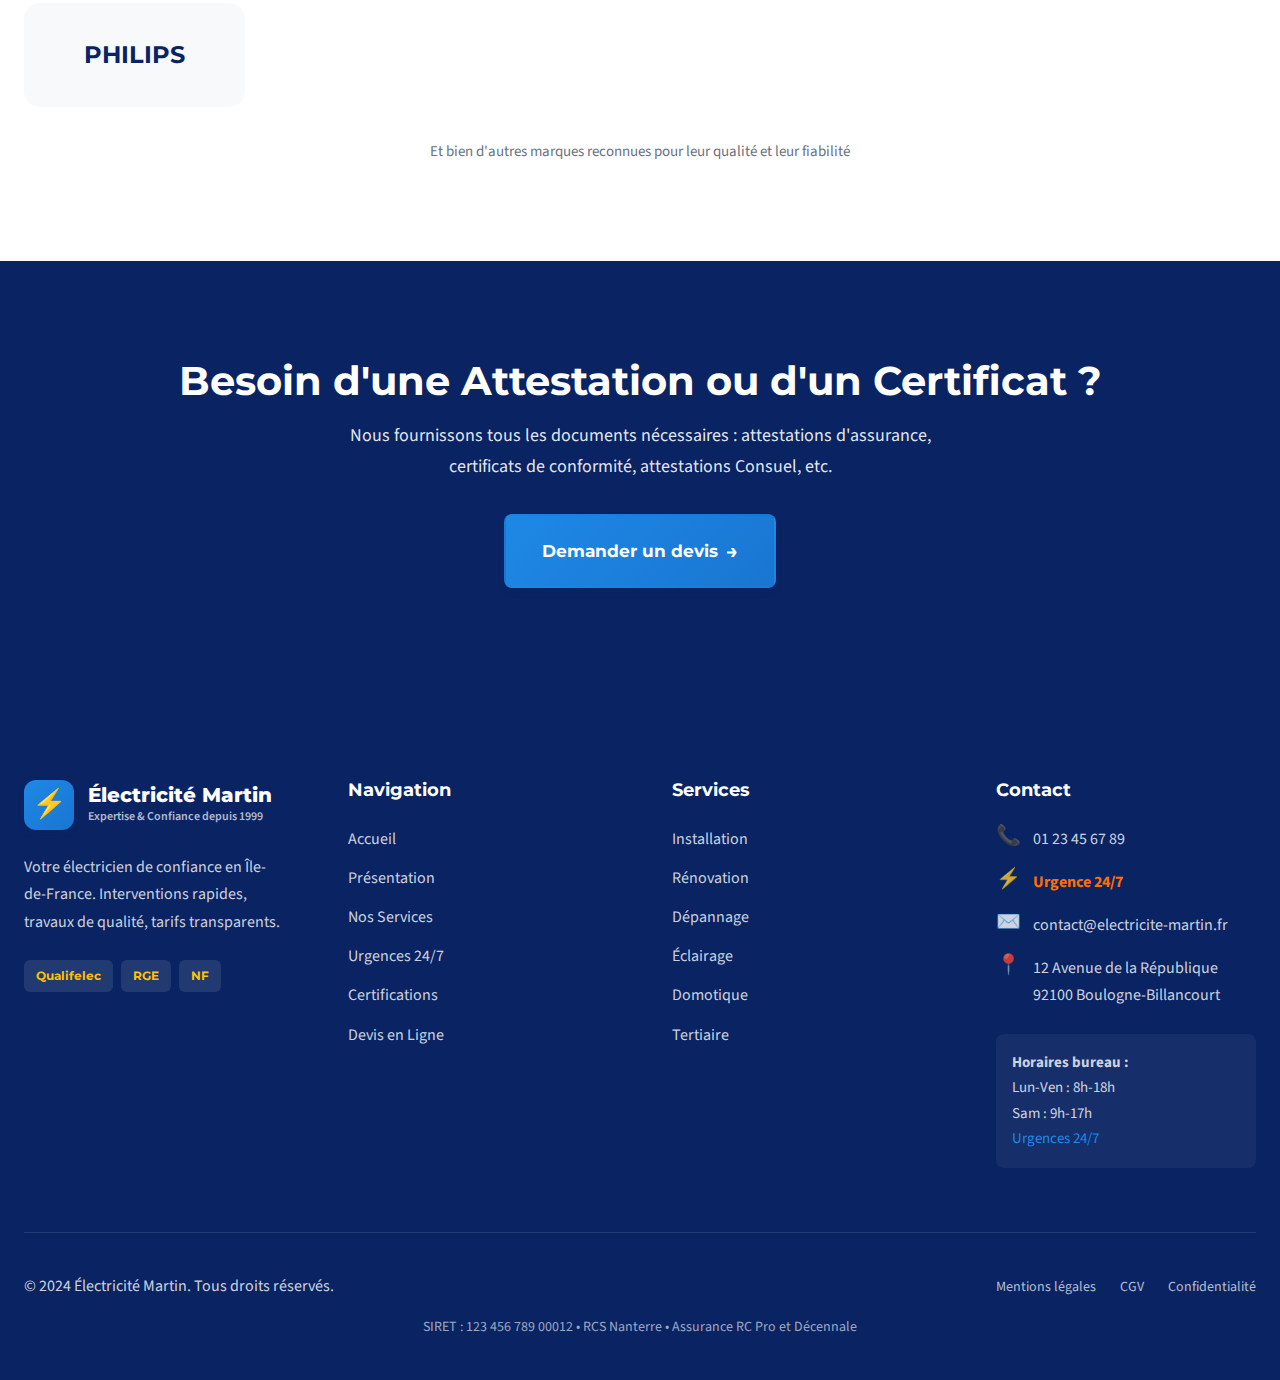
<file: certifications.html>
<!DOCTYPE html>
<html lang="fr">
<head>
    <meta charset="UTF-8">
    <meta name="viewport" content="width=device-width, initial-scale=1.0">
    <title>Certifications & Garanties - Électricité Martin | Qualifelec RGE</title>
    <meta name="description" content="Découvrez nos certifications professionnelles : Qualifelec, RGE, assurances. Travaux garantis et conformes aux normes.">
    <link rel="stylesheet" href="styles.css">
    <link rel="stylesheet" href="pages-styles.css">
    <link rel="preconnect" href="https://fonts.googleapis.com">
    <link rel="preconnect" href="https://fonts.gstatic.com" crossorigin>
    <link href="https://fonts.googleapis.com/css2?family=Montserrat:wght@600;700;800&family=Source+Sans+Pro:wght@400;600;700&display=swap" rel="stylesheet">
</head>
<body>
    <a href="urgences.html" class="urgence-sticky" aria-label="Urgence 24/7">
        <span class="urgence-icon">⚡</span>
        <span class="urgence-text">URGENCE 24/7</span>
    </a>

    <nav class="navbar">
        <div class="container">
            <div class="nav-content">
                <a href="index.html" class="logo">
                    <div class="logo-icon">⚡</div>
                    <div class="logo-text">
                        <span class="logo-name">Électricité Martin</span>
                        <span class="logo-tagline">Expertise & Confiance</span>
                    </div>
                </a>
                <button class="mobile-menu-toggle" aria-label="Menu" id="mobileMenuToggle">
                    <span></span><span></span><span></span>
                </button>
                <ul class="nav-menu" id="navMenu">
                    <li><a href="index.html">Accueil</a></li>
                    <li><a href="presentation.html">Présentation</a></li>
                    <li><a href="services.html">Services</a></li>
                    <li><a href="urgences.html">Urgences 24/7</a></li>
                    <li><a href="certifications.html" class="active">Certifications</a></li>
                    <li><a href="devis.html" class="btn-nav">Devis Gratuit</a></li>
                </ul>
            </div>
        </div>
    </nav>

    <section class="certifications-hero">
        <div class="container">
            <div class="breadcrumb">
                <a href="index.html">Accueil</a>
                <span class="separator">›</span>
                <span>Certifications</span>
            </div>
            <h1 class="page-title">Certifications & <span class="highlight">Garanties</span></h1>
            <p class="page-subtitle">Des qualifications professionnelles qui garantissent la qualité de nos interventions</p>
        </div>
    </section>

    <section style="padding: 6rem 0;">
        <div class="container">
            <div class="certifications-grid">
                <div class="certification-card">
                    <div class="certification-badge">🏆</div>
                    <h3 class="certification-name">Qualifelec</h3>
                    <p class="certification-desc">
                        La qualification <strong>Qualifelec</strong> est la référence dans le secteur électrique. Elle atteste de notre compétence technique, de notre engagement qualité et de notre respect des normes de sécurité.
                    </p>
                    <ul class="certification-benefits">
                        <li>Reconnaissance par les professionnels et les assureurs</li>
                        <li>Audits réguliers de nos installations</li>
                        <li>Garantie du respect de la norme NF C 15-100</li>
                        <li>Formation continue obligatoire</li>
                    </ul>
                </div>

                <div class="certification-card">
                    <div class="certification-badge">🌱</div>
                    <h3 class="certification-name">RGE (Reconnu Garant de l'Environnement)</h3>
                    <p class="certification-desc">
                        La certification <strong>RGE</strong> nous permet de vous accompagner dans vos travaux de rénovation énergétique et vous donne accès aux aides de l'État (MaPrimeRénov', CEE, etc.).
                    </p>
                    <ul class="certification-benefits">
                        <li>Éligibilité aux aides financières de l'État</li>
                        <li>Expertise en efficacité énergétique</li>
                        <li>Conseil en économies d'énergie</li>
                        <li>Installation optimisée pour réduire votre consommation</li>
                    </ul>
                </div>

                <div class="certification-card">
                    <div class="certification-badge">✓</div>
                    <h3 class="certification-name">Norme NF C 15-100</h3>
                    <p class="certification-desc">
                        La norme <strong>NF C 15-100</strong> réglemente toutes les installations électriques en France. Nous la respectons scrupuleusement et vous garantissons une installation 100% conforme.
                    </p>
                    <ul class="certification-benefits">
                        <li>Sécurité maximale de votre installation</li>
                        <li>Conformité pour la vente ou la location</li>
                        <li>Attestation Consuel délivrée</li>
                        <li>Protection optimale contre les risques électriques</li>
                    </ul>
                </div>

                <div class="certification-card">
                    <div class="certification-badge">🛡️</div>
                    <h3 class="certification-name">Assurance Décennale</h3>
                    <p class="certification-desc">
                        Notre <strong>assurance décennale</strong> vous protège pendant 10 ans contre les vices cachés et malfaçons affectant la solidité de l'ouvrage ou le rendant impropre à sa destination.
                    </p>
                    <ul class="certification-benefits">
                        <li>Protection de 10 ans sur tous nos travaux</li>
                        <li>Prise en charge des réparations si nécessaire</li>
                        <li>Votre tranquillité d'esprit garantie</li>
                        <li>Attestation fournie à chaque chantier</li>
                    </ul>
                </div>

                <div class="certification-card">
                    <div class="certification-badge">💼</div>
                    <h3 class="certification-name">Assurance RC Pro</h3>
                    <p class="certification-desc">
                        Notre <strong>assurance responsabilité civile professionnelle</strong> couvre tous les dommages qui pourraient être causés à des tiers lors de nos interventions.
                    </p>
                    <ul class="certification-benefits">
                        <li>Couverture complète en cas de sinistre</li>
                        <li>Protection de vos biens pendant les travaux</li>
                        <li>Indemnisation rapide si nécessaire</li>
                        <li>Sérénité pour vous et votre famille</li>
                    </ul>
                </div>

                <div class="certification-card">
                    <div class="certification-badge">📜</div>
                    <h3 class="certification-name">Consuel</h3>
                    <p class="certification-desc">
                        Le <strong>Consuel</strong> (Comité National pour la Sécurité des Usagers de l'Électricité) atteste de la conformité de votre installation aux normes en vigueur.
                    </p>
                    <ul class="certification-benefits">
                        <li>Attestation obligatoire pour mise en service</li>
                        <li>Vérification indépendante de la conformité</li>
                        <li>Nécessaire pour raccordement Enedis</li>
                        <li>Nous gérons toutes les démarches</li>
                    </ul>
                </div>
            </div>
        </div>
    </section>

    <section style="padding: 6rem 0; background: linear-gradient(135deg, #F0F4FF 0%, #E3EEFF 100%);">
        <div class="container">
            <div class="section-header centered">
                <span class="section-tag">Nos Garanties</span>
                <h2 class="section-title">Ce Que Nous Vous <span class="highlight">Garantissons</span></h2>
            </div>

            <div style="display: grid; grid-template-columns: repeat(auto-fit, minmax(300px, 1fr)); gap: 2rem; max-width: 1200px; margin: 0 auto;">
                <div style="background: white; padding: 2rem; border-radius: 1.25rem; box-shadow: 0 4px 6px rgba(10, 36, 99, 0.1);">
                    <div style="width: 60px; height: 60px; background: linear-gradient(135deg, #1E88E5, #1976D2); color: white; display: flex; align-items: center; justify-content: center; font-size: 1.75rem; border-radius: 0.75rem; margin-bottom: 1.5rem;">⚡</div>
                    <h3 style="font-size: 1.25rem; color: #0A2463; margin-bottom: 1rem;">Conformité Garantie</h3>
                    <p style="color: #6B7280; line-height: 1.7;">
                        Toutes nos installations respectent strictement les normes NF C 15-100 et sont conformes à la réglementation en vigueur. Attestation Consuel fournie.
                    </p>
                </div>

                <div style="background: white; padding: 2rem; border-radius: 1.25rem; box-shadow: 0 4px 6px rgba(10, 36, 99, 0.1);">
                    <div style="width: 60px; height: 60px; background: linear-gradient(135deg, #1E88E5, #1976D2); color: white; display: flex; align-items: center; justify-content: center; font-size: 1.75rem; border-radius: 0.75rem; margin-bottom: 1.5rem;">✓</div>
                    <h3 style="font-size: 1.25rem; color: #0A2463; margin-bottom: 1rem;">Matériel Certifié</h3>
                    <p style="color: #6B7280; line-height: 1.7;">
                        Nous utilisons exclusivement du matériel certifié CE et NF provenant de marques reconnues (Legrand, Schneider Electric, Hager, etc.).
                    </p>
                </div>

                <div style="background: white; padding: 2rem; border-radius: 1.25rem; box-shadow: 0 4px 6px rgba(10, 36, 99, 0.1);">
                    <div style="width: 60px; height: 60px; background: linear-gradient(135deg, #1E88E5, #1976D2); color: white; display: flex; align-items: center; justify-content: center; font-size: 1.75rem; border-radius: 0.75rem; margin-bottom: 1.5rem;">🔧</div>
                    <h3 style="font-size: 1.25rem; color: #0A2463; margin-bottom: 1rem;">Garantie des Travaux</h3>
                    <p style="color: #6B7280; line-height: 1.7;">
                        Garantie de 2 ans sur la main-d'œuvre et 10 ans d'assurance décennale sur tous les travaux structurels. SAV réactif inclus.
                    </p>
                </div>

                <div style="background: white; padding: 2rem; border-radius: 1.25rem; box-shadow: 0 4px 6px rgba(10, 36, 99, 0.1);">
                    <div style="width: 60px; height: 60px; background: linear-gradient(135deg, #1E88E5, #1976D2); color: white; display: flex; align-items: center; justify-content: center; font-size: 1.75rem; border-radius: 0.75rem; margin-bottom: 1.5rem;">💎</div>
                    <h3 style="font-size: 1.25rem; color: #0A2463; margin-bottom: 1rem;">Finitions Soignées</h3>
                    <p style="color: #6B7280; line-height: 1.7;">
                        Nous portons une attention particulière aux finitions et laissons votre chantier propre et rangé. Votre satisfaction est notre priorité.
                    </p>
                </div>

                <div style="background: white; padding: 2rem; border-radius: 1.25rem; box-shadow: 0 4px 6px rgba(10, 36, 99, 0.1);">
                    <div style="width: 60px; height: 60px; background: linear-gradient(135deg, #1E88E5, #1976D2); color: white; display: flex; align-items: center; justify-content: center; font-size: 1.75rem; border-radius: 0.75rem; margin-bottom: 1.5rem;">⏱️</div>
                    <h3 style="font-size: 1.25rem; color: #0A2463; margin-bottom: 1rem;">Respect des Délais</h3>
                    <p style="color: #6B7280; line-height: 1.7;">
                        Nous nous engageons à respecter les délais annoncés. En cas de retard prévisible, vous êtes informé immédiatement.
                    </p>
                </div>

                <div style="background: white; padding: 2rem; border-radius: 1.25rem; box-shadow: 0 4px 6px rgba(10, 36, 99, 0.1);">
                    <div style="width: 60px; height: 60px; background: linear-gradient(135deg, #1E88E5, #1976D2); color: white; display: flex; align-items: center; justify-content: center; font-size: 1.75rem; border-radius: 0.75rem; margin-bottom: 1.5rem;">💰</div>
                    <h3 style="font-size: 1.25rem; color: #0A2463; margin-bottom: 1rem;">Prix Transparent</h3>
                    <p style="color: #6B7280; line-height: 1.7;">
                        Devis détaillé gratuit avant tout travail. Le prix final correspond au devis accepté, sans surprise ni frais cachés.
                    </p>
                </div>
            </div>
        </div>
    </section>

    <section style="padding: 6rem 0; background: white;">
        <div class="container">
            <div class="section-header centered">
                <span class="section-tag">Nos Partenaires</span>
                <h2 class="section-title">Des Marques de <span class="highlight">Confiance</span></h2>
                <p class="section-subtitle">Nous travaillons avec les plus grandes marques du secteur électrique</p>
            </div>

            <div style="display: grid; grid-template-columns: repeat(auto-fit, minmax(200px, 1fr)); gap: 2rem; align-items: center; margin-top: 3rem;">
                <div style="background: #F8F9FA; padding: 2rem; border-radius: 1rem; text-align: center; font-family: Montserrat; font-weight: 700; font-size: 1.5rem; color: #0A2463;">
                    LEGRAND
                </div>
                <div style="background: #F8F9FA; padding: 2rem; border-radius: 1rem; text-align: center; font-family: Montserrat; font-weight: 700; font-size: 1.5rem; color: #0A2463;">
                    SCHNEIDER<br><span style="font-size: 1rem;">ELECTRIC</span>
                </div>
                <div style="background: #F8F9FA; padding: 2rem; border-radius: 1rem; text-align: center; font-family: Montserrat; font-weight: 700; font-size: 1.5rem; color: #0A2463;">
                    HAGER
                </div>
                <div style="background: #F8F9FA; padding: 2rem; border-radius: 1rem; text-align: center; font-family: Montserrat; font-weight: 700; font-size: 1.5rem; color: #0A2463;">
                    SIEMENS
                </div>
                <div style="background: #F8F9FA; padding: 2rem; border-radius: 1rem; text-align: center; font-family: Montserrat; font-weight: 700; font-size: 1.5rem; color: #0A2463;">
                    ABB
                </div>
                <div style="background: #F8F9FA; padding: 2rem; border-radius: 1rem; text-align: center; font-family: Montserrat; font-weight: 700; font-size: 1.5rem; color: #0A2463;">
                    PHILIPS
                </div>
            </div>

            <div style="text-align: center; margin-top: 2rem; color: #6B7280;">
                <p style="font-size: 0.9375rem;">Et bien d'autres marques reconnues pour leur qualité et leur fiabilité</p>
            </div>
        </div>
    </section>

    <section style="padding: 6rem 0; background: #0A2463; color: white; text-align: center;">
        <div class="container">
            <h2 style="font-size: clamp(2rem, 4vw, 2.5rem); color: white; margin-bottom: 1rem;">
                Besoin d'une Attestation ou d'un Certificat ?
            </h2>
            <p style="font-size: 1.125rem; color: rgba(255, 255, 255, 0.9); margin-bottom: 2rem; max-width: 600px; margin-left: auto; margin-right: auto;">
                Nous fournissons tous les documents nécessaires : attestations d'assurance, certificats de conformité, attestations Consuel, etc.
            </p>
            <a href="devis.html" class="btn btn-primary btn-large" style="background: linear-gradient(135deg, #1E88E5, #1976D2);">
                <span>Demander un devis</span>
                <span class="btn-arrow">→</span>
            </a>
        </div>
    </section>

    <footer class="footer">
        <div class="container">
            <div class="footer-content">
                <div class="footer-col">
                    <a href="index.html" class="footer-logo">
                        <div class="logo-icon">⚡</div>
                        <div class="logo-text">
                            <span class="logo-name">Électricité Martin</span>
                            <span class="logo-tagline">Expertise & Confiance depuis 1999</span>
                        </div>
                    </a>
                    <p class="footer-desc">Votre électricien de confiance en Île-de-France. Interventions rapides, travaux de qualité, tarifs transparents.</p>
                    <div class="footer-certifications">
                        <span class="cert-badge">Qualifelec</span>
                        <span class="cert-badge">RGE</span>
                        <span class="cert-badge">NF</span>
                    </div>
                </div>
                <div class="footer-col">
                    <h4 class="footer-title">Navigation</h4>
                    <ul class="footer-links">
                        <li><a href="index.html">Accueil</a></li>
                        <li><a href="presentation.html">Présentation</a></li>
                        <li><a href="services.html">Nos Services</a></li>
                        <li><a href="urgences.html">Urgences 24/7</a></li>
                        <li><a href="certifications.html">Certifications</a></li>
                        <li><a href="devis.html">Devis en Ligne</a></li>
                    </ul>
                </div>
                <div class="footer-col">
                    <h4 class="footer-title">Services</h4>
                    <ul class="footer-links">
                        <li><a href="services.html#installation">Installation</a></li>
                        <li><a href="services.html#renovation">Rénovation</a></li>
                        <li><a href="services.html#depannage">Dépannage</a></li>
                        <li><a href="services.html#eclairage">Éclairage</a></li>
                        <li><a href="services.html#domotique">Domotique</a></li>
                        <li><a href="services.html#tertiaire">Tertiaire</a></li>
                    </ul>
                </div>
                <div class="footer-col">
                    <h4 class="footer-title">Contact</h4>
                    <ul class="footer-contact">
                        <li><span class="contact-icon">📞</span><a href="tel:0123456789">01 23 45 67 89</a></li>
                        <li><span class="contact-icon">⚡</span><a href="urgences.html" class="urgence-link">Urgence 24/7</a></li>
                        <li><span class="contact-icon">✉️</span><a href="mailto:contact@electricite-martin.fr">contact@electricite-martin.fr</a></li>
                        <li><span class="contact-icon">📍</span><span>12 Avenue de la République<br>92100 Boulogne-Billancourt</span></li>
                    </ul>
                    <div class="footer-hours">
                        <strong>Horaires bureau :</strong><br>Lun-Ven : 8h-18h<br>Sam : 9h-17h<br><span class="highlight">Urgences 24/7</span>
                    </div>
                </div>
            </div>
            <div class="footer-bottom">
                <div class="footer-legal">
                    <p>&copy; 2024 Électricité Martin. Tous droits réservés.</p>
                    <ul class="legal-links">
                        <li><a href="#mentions">Mentions légales</a></li>
                        <li><a href="#cgv">CGV</a></li>
                        <li><a href="#confidentialite">Confidentialité</a></li>
                    </ul>
                </div>
                <div class="footer-info">
                    <p>SIRET : 123 456 789 00012 • RCS Nanterre • Assurance RC Pro et Décennale</p>
                </div>
            </div>
        </div>
    </footer>

    <script src="script.js"></script>
</body>
</html>
</file>
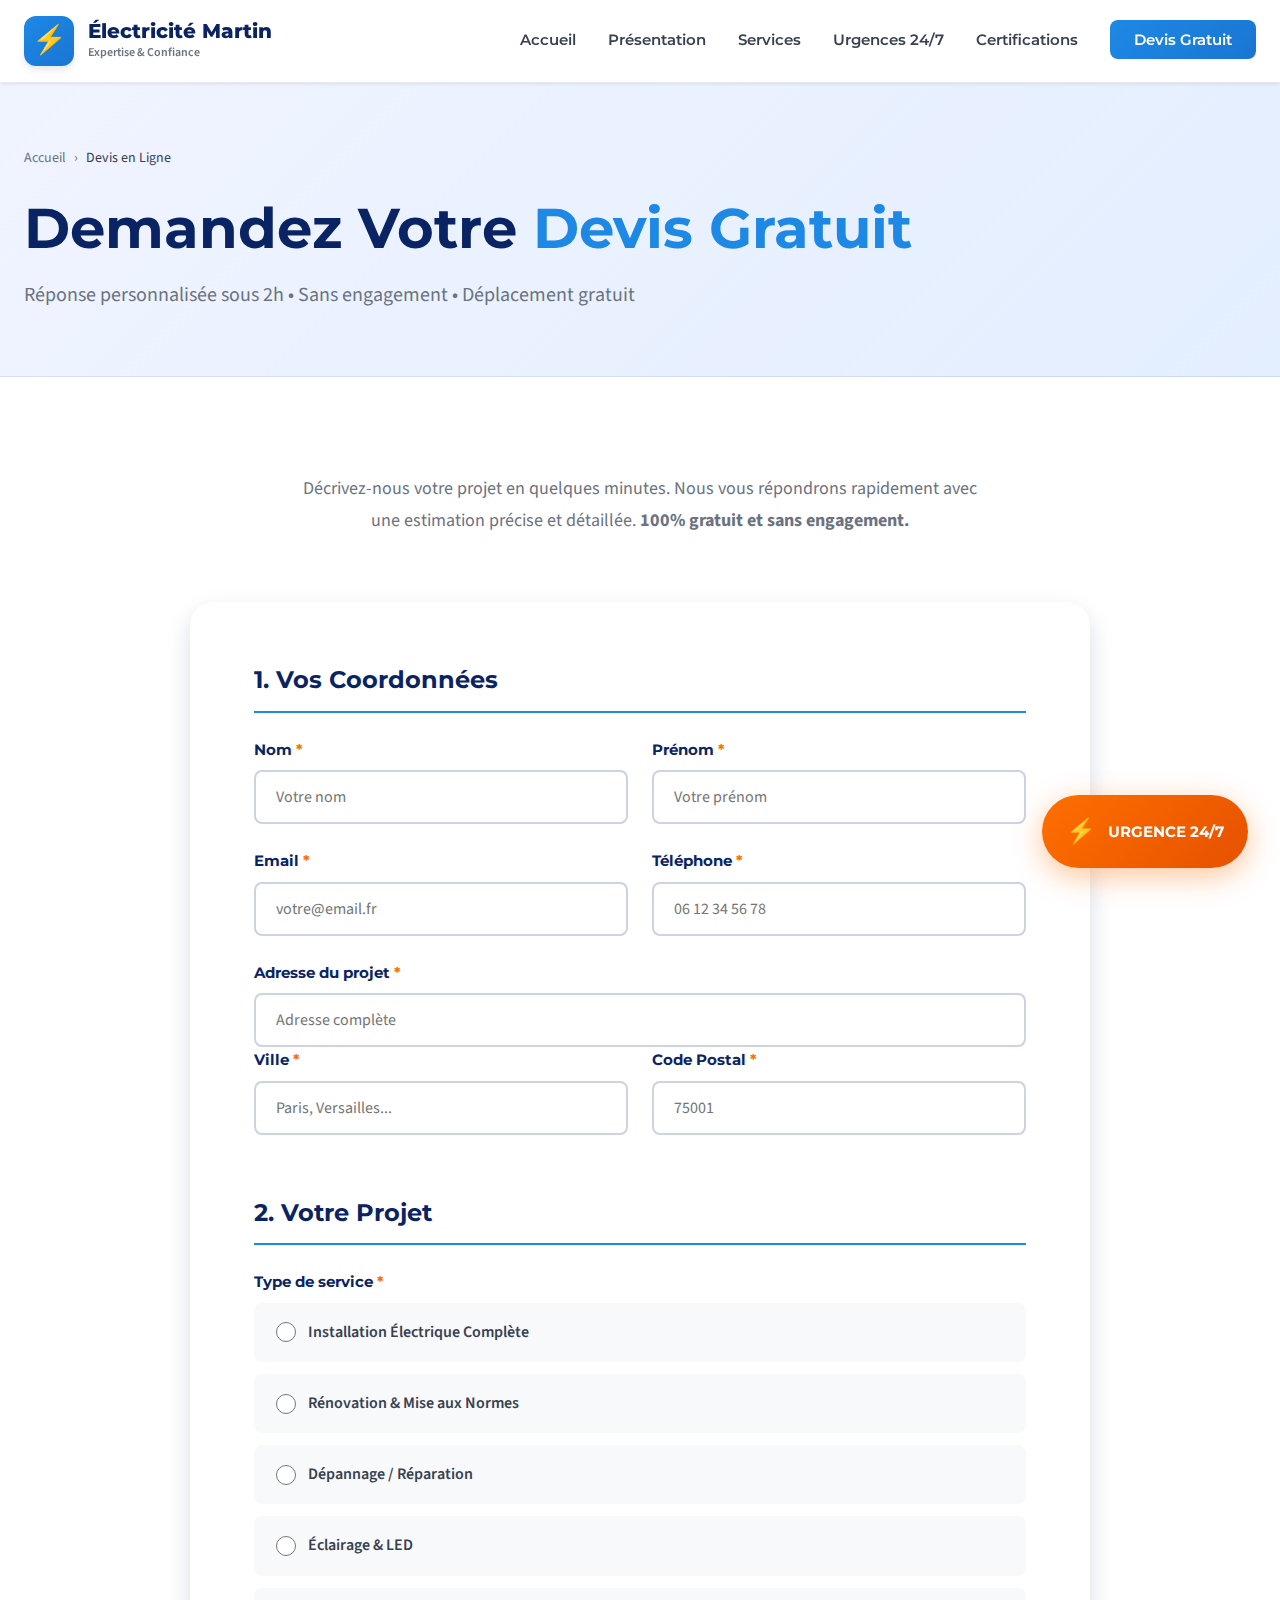
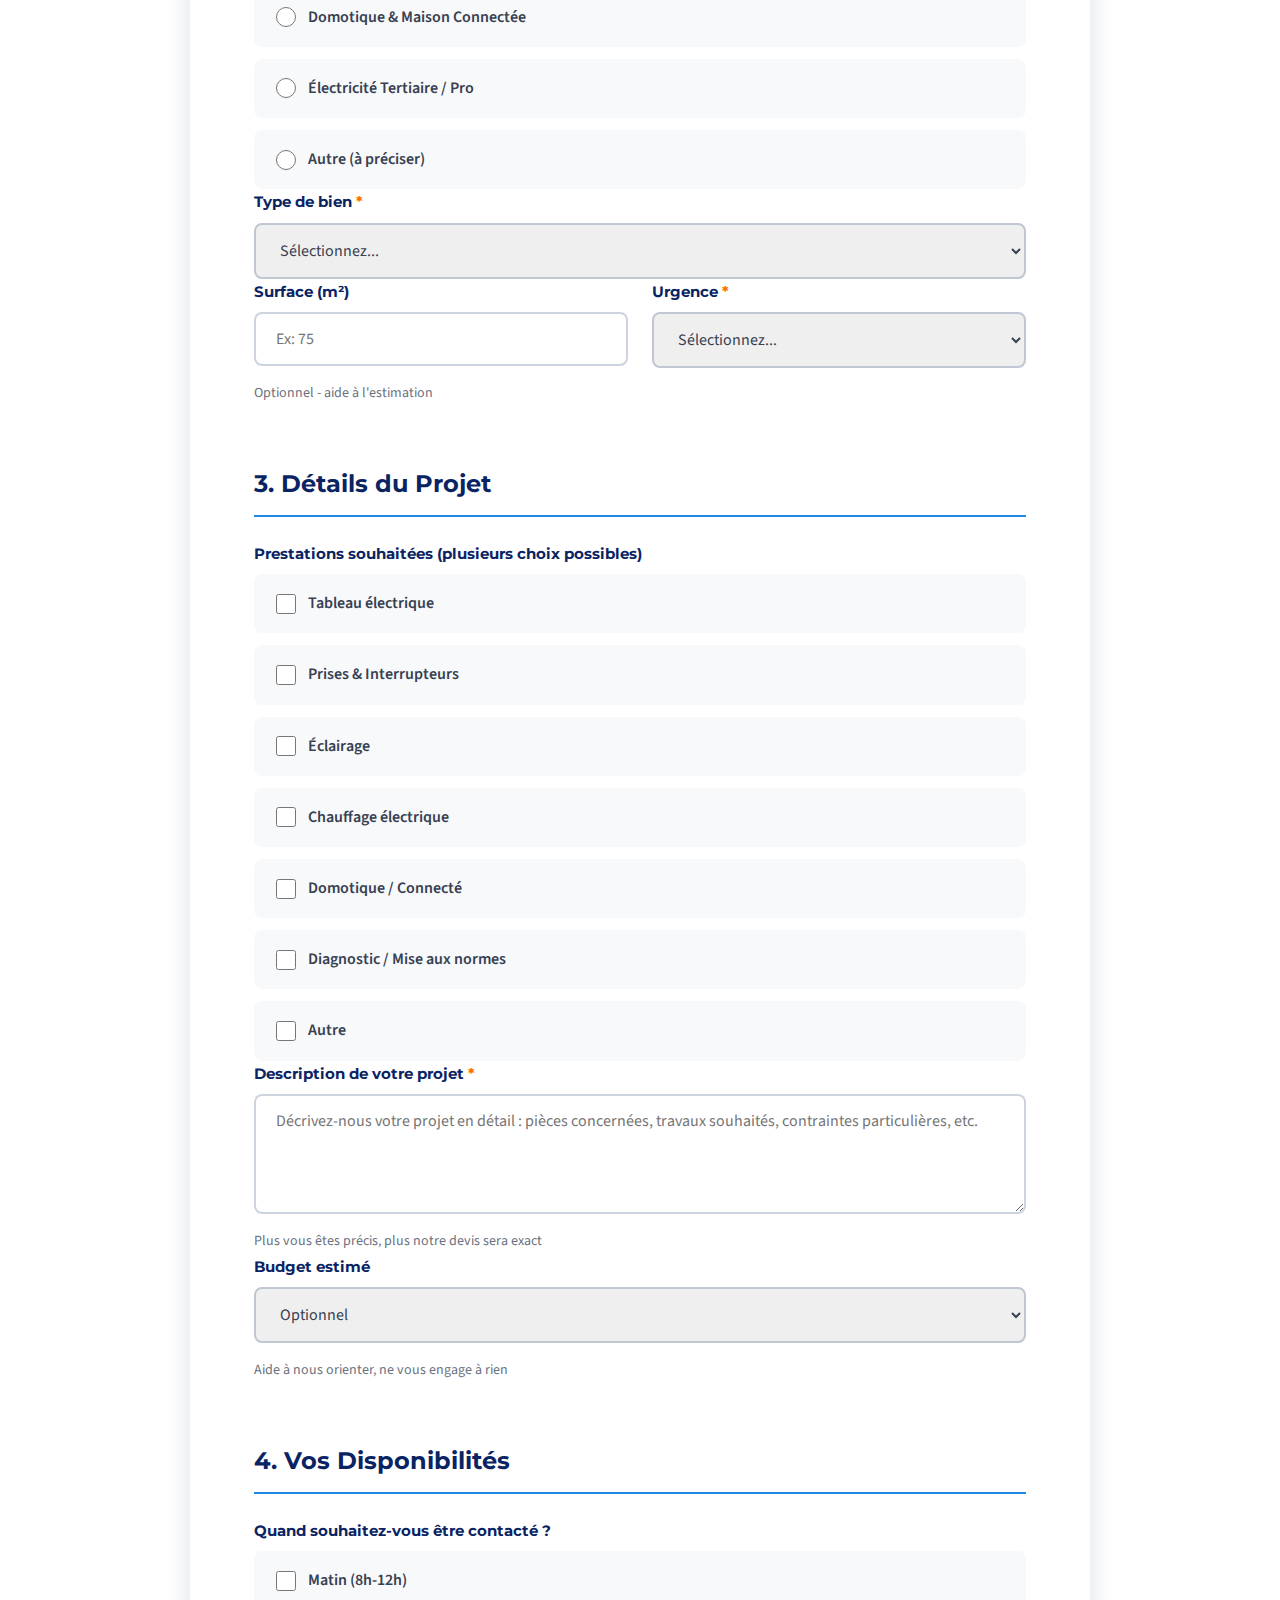
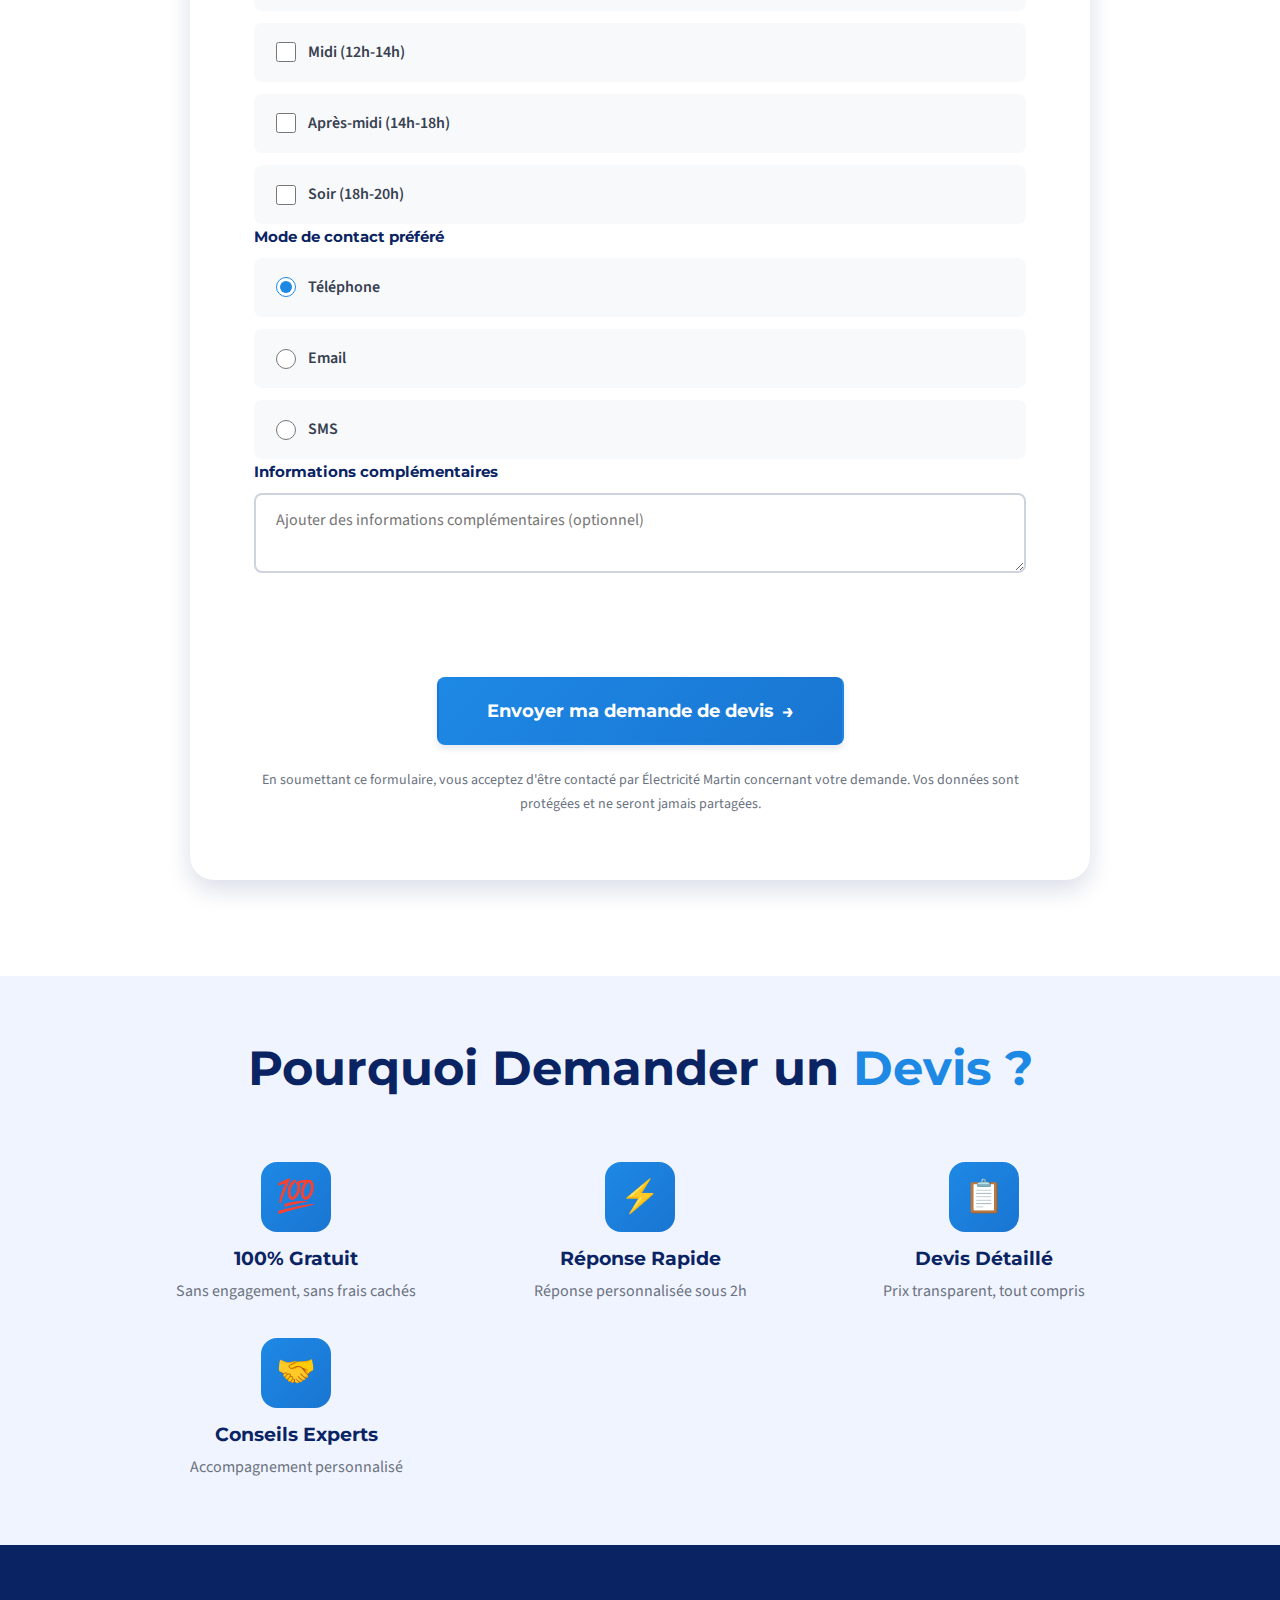
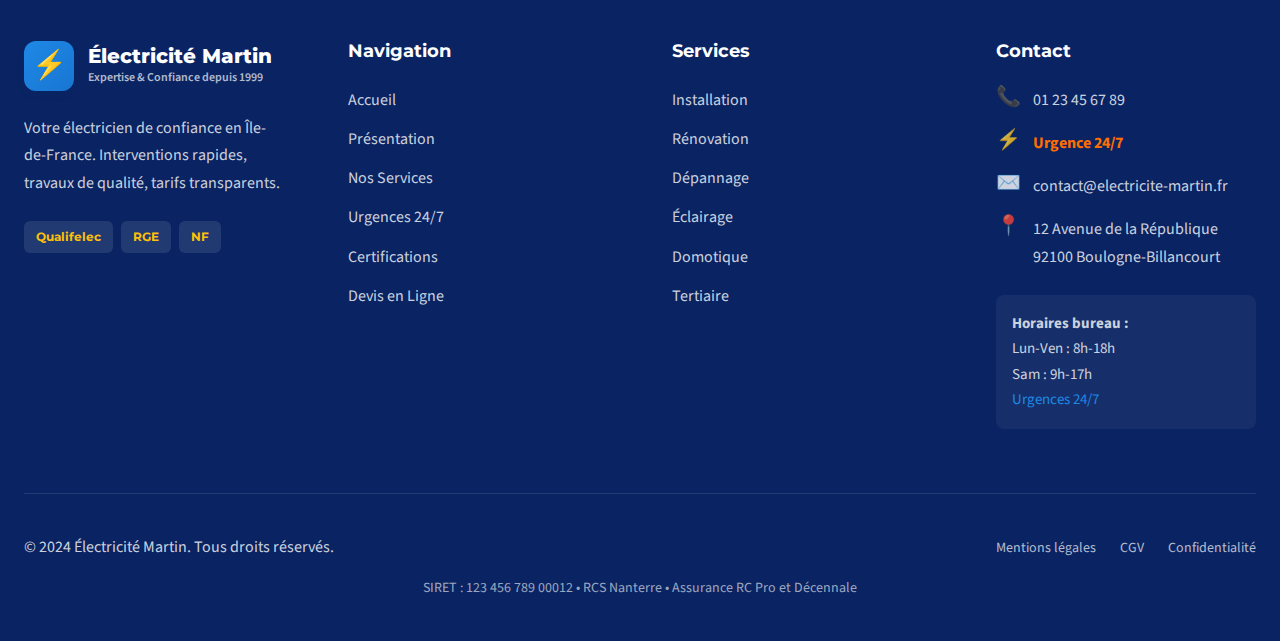
<file: devis.html>
<!DOCTYPE html>
<html lang="fr">
<head>
    <meta charset="UTF-8">
    <meta name="viewport" content="width=device-width, initial-scale=1.0">
    <title>Devis Gratuit - Électricité Martin | Demande de Devis en Ligne</title>
    <meta name="description" content="Demandez votre devis électricité gratuit et sans engagement. Réponse sous 2h. Installation, rénovation, dépannage.">
    <link rel="stylesheet" href="styles.css">
    <link rel="stylesheet" href="pages-styles.css">
    <link rel="preconnect" href="https://fonts.googleapis.com">
    <link rel="preconnect" href="https://fonts.gstatic.com" crossorigin>
    <link href="https://fonts.googleapis.com/css2?family=Montserrat:wght@600;700;800&family=Source+Sans+Pro:wght@400;600;700&display=swap" rel="stylesheet">
</head>
<body>
    <a href="urgences.html" class="urgence-sticky" aria-label="Urgence 24/7">
        <span class="urgence-icon">⚡</span>
        <span class="urgence-text">URGENCE 24/7</span>
    </a>

    <nav class="navbar">
        <div class="container">
            <div class="nav-content">
                <a href="index.html" class="logo">
                    <div class="logo-icon">⚡</div>
                    <div class="logo-text">
                        <span class="logo-name">Électricité Martin</span>
                        <span class="logo-tagline">Expertise & Confiance</span>
                    </div>
                </a>
                <button class="mobile-menu-toggle" aria-label="Menu" id="mobileMenuToggle">
                    <span></span><span></span><span></span>
                </button>
                <ul class="nav-menu" id="navMenu">
                    <li><a href="index.html">Accueil</a></li>
                    <li><a href="presentation.html">Présentation</a></li>
                    <li><a href="services.html">Services</a></li>
                    <li><a href="urgences.html">Urgences 24/7</a></li>
                    <li><a href="certifications.html">Certifications</a></li>
                    <li><a href="devis.html" class="active btn-nav">Devis Gratuit</a></li>
                </ul>
            </div>
        </div>
    </nav>

    <section class="page-header">
        <div class="container">
            <div class="breadcrumb">
                <a href="index.html">Accueil</a>
                <span class="separator">›</span>
                <span>Devis en Ligne</span>
            </div>
            <h1 class="page-title">Demandez Votre <span class="highlight">Devis Gratuit</span></h1>
            <p class="page-subtitle">Réponse personnalisée sous 2h • Sans engagement • Déplacement gratuit</p>
        </div>
    </section>

    <section class="devis-section">
        <div class="devis-container">
            <div class="devis-intro">
                <p style="font-size: 1.125rem; color: #6B7280; line-height: 1.8; max-width: 700px; margin: 0 auto;">
                    Décrivez-nous votre projet en quelques minutes. Nous vous répondrons rapidement avec une estimation précise et détaillée. <strong>100% gratuit et sans engagement.</strong>
                </p>
            </div>

            <form class="devis-form" id="devisForm">
                <!-- Informations personnelles -->
                <div class="form-section">
                    <h3 class="form-section-title">1. Vos Coordonnées</h3>

                    <div class="form-row">
                        <div class="form-group">
                            <label class="form-label required" for="nom">Nom</label>
                            <input type="text" id="nom" name="nom" class="form-input" required placeholder="Votre nom">
                        </div>
                        <div class="form-group">
                            <label class="form-label required" for="prenom">Prénom</label>
                            <input type="text" id="prenom" name="prenom" class="form-input" required placeholder="Votre prénom">
                        </div>
                    </div>

                    <div class="form-row">
                        <div class="form-group">
                            <label class="form-label required" for="email">Email</label>
                            <input type="email" id="email" name="email" class="form-input" required placeholder="votre@email.fr">
                        </div>
                        <div class="form-group">
                            <label class="form-label required" for="telephone">Téléphone</label>
                            <input type="tel" id="telephone" name="telephone" class="form-input" required placeholder="06 12 34 56 78">
                        </div>
                    </div>

                    <div class="form-group full-width">
                        <label class="form-label required" for="adresse">Adresse du projet</label>
                        <input type="text" id="adresse" name="adresse" class="form-input" required placeholder="Adresse complète">
                    </div>

                    <div class="form-row">
                        <div class="form-group">
                            <label class="form-label required" for="ville">Ville</label>
                            <input type="text" id="ville" name="ville" class="form-input" required placeholder="Paris, Versailles...">
                        </div>
                        <div class="form-group">
                            <label class="form-label required" for="codepostal">Code Postal</label>
                            <input type="text" id="codepostal" name="codepostal" class="form-input" required placeholder="75001" pattern="[0-9]{5}">
                        </div>
                    </div>
                </div>

                <!-- Type de projet -->
                <div class="form-section">
                    <h3 class="form-section-title">2. Votre Projet</h3>

                    <div class="form-group">
                        <label class="form-label required">Type de service</label>
                        <div class="form-radio-group">
                            <div class="radio-option">
                                <input type="radio" id="service-installation" name="service" value="installation" required>
                                <label for="service-installation">Installation Électrique Complète</label>
                            </div>
                            <div class="radio-option">
                                <input type="radio" id="service-renovation" name="service" value="renovation">
                                <label for="service-renovation">Rénovation & Mise aux Normes</label>
                            </div>
                            <div class="radio-option">
                                <input type="radio" id="service-depannage" name="service" value="depannage">
                                <label for="service-depannage">Dépannage / Réparation</label>
                            </div>
                            <div class="radio-option">
                                <input type="radio" id="service-eclairage" name="service" value="eclairage">
                                <label for="service-eclairage">Éclairage & LED</label>
                            </div>
                            <div class="radio-option">
                                <input type="radio" id="service-domotique" name="service" value="domotique">
                                <label for="service-domotique">Domotique & Maison Connectée</label>
                            </div>
                            <div class="radio-option">
                                <input type="radio" id="service-tertiaire" name="service" value="tertiaire">
                                <label for="service-tertiaire">Électricité Tertiaire / Pro</label>
                            </div>
                            <div class="radio-option">
                                <input type="radio" id="service-autre" name="service" value="autre">
                                <label for="service-autre">Autre (à préciser)</label>
                            </div>
                        </div>
                    </div>

                    <div class="form-group">
                        <label class="form-label required">Type de bien</label>
                        <select id="typebien" name="typebien" class="form-select" required>
                            <option value="">Sélectionnez...</option>
                            <option value="appartement">Appartement</option>
                            <option value="maison">Maison</option>
                            <option value="commerce">Commerce / Bureau</option>
                            <option value="industriel">Local Industriel</option>
                            <option value="autre">Autre</option>
                        </select>
                    </div>

                    <div class="form-row">
                        <div class="form-group">
                            <label class="form-label" for="surface">Surface (m²)</label>
                            <input type="number" id="surface" name="surface" class="form-input" placeholder="Ex: 75">
                            <div class="form-note">Optionnel - aide à l'estimation</div>
                        </div>
                        <div class="form-group">
                            <label class="form-label required" for="urgence">Urgence</label>
                            <select id="urgence" name="urgence" class="form-select" required>
                                <option value="">Sélectionnez...</option>
                                <option value="immediat">Immédiat (< 24h)</option>
                                <option value="rapide">Rapide (< 1 semaine)</option>
                                <option value="normal">Normal (< 1 mois)</option>
                                <option value="flexible">Flexible</option>
                            </select>
                        </div>
                    </div>
                </div>

                <!-- Détails du projet -->
                <div class="form-section">
                    <h3 class="form-section-title">3. Détails du Projet</h3>

                    <div class="form-group">
                        <label class="form-label">Prestations souhaitées (plusieurs choix possibles)</label>
                        <div class="form-checkbox-group">
                            <div class="checkbox-option">
                                <input type="checkbox" id="presta-tableau" name="prestations[]" value="tableau">
                                <label for="presta-tableau">Tableau électrique</label>
                            </div>
                            <div class="checkbox-option">
                                <input type="checkbox" id="presta-prises" name="prestations[]" value="prises">
                                <label for="presta-prises">Prises & Interrupteurs</label>
                            </div>
                            <div class="checkbox-option">
                                <input type="checkbox" id="presta-eclairage" name="prestations[]" value="eclairage">
                                <label for="presta-eclairage">Éclairage</label>
                            </div>
                            <div class="checkbox-option">
                                <input type="checkbox" id="presta-chauffage" name="prestations[]" value="chauffage">
                                <label for="presta-chauffage">Chauffage électrique</label>
                            </div>
                            <div class="checkbox-option">
                                <input type="checkbox" id="presta-domotique" name="prestations[]" value="domotique">
                                <label for="presta-domotique">Domotique / Connecté</label>
                            </div>
                            <div class="checkbox-option">
                                <input type="checkbox" id="presta-diagnostic" name="prestations[]" value="diagnostic">
                                <label for="presta-diagnostic">Diagnostic / Mise aux normes</label>
                            </div>
                            <div class="checkbox-option">
                                <input type="checkbox" id="presta-autre" name="prestations[]" value="autre">
                                <label for="presta-autre">Autre</label>
                            </div>
                        </div>
                    </div>

                    <div class="form-group full-width">
                        <label class="form-label required" for="description">Description de votre projet</label>
                        <textarea id="description" name="description" class="form-textarea" required placeholder="Décrivez-nous votre projet en détail : pièces concernées, travaux souhaités, contraintes particulières, etc."></textarea>
                        <div class="form-note">Plus vous êtes précis, plus notre devis sera exact</div>
                    </div>

                    <div class="form-group">
                        <label class="form-label" for="budget">Budget estimé</label>
                        <select id="budget" name="budget" class="form-select">
                            <option value="">Optionnel</option>
                            <option value="moins-500">Moins de 500€</option>
                            <option value="500-1000">500€ - 1 000€</option>
                            <option value="1000-2500">1 000€ - 2 500€</option>
                            <option value="2500-5000">2 500€ - 5 000€</option>
                            <option value="5000-10000">5 000€ - 10 000€</option>
                            <option value="plus-10000">Plus de 10 000€</option>
                        </select>
                        <div class="form-note">Aide à nous orienter, ne vous engage à rien</div>
                    </div>
                </div>

                <!-- Disponibilités -->
                <div class="form-section">
                    <h3 class="form-section-title">4. Vos Disponibilités</h3>

                    <div class="form-group">
                        <label class="form-label">Quand souhaitez-vous être contacté ?</label>
                        <div class="form-checkbox-group">
                            <div class="checkbox-option">
                                <input type="checkbox" id="dispo-matin" name="disponibilites[]" value="matin">
                                <label for="dispo-matin">Matin (8h-12h)</label>
                            </div>
                            <div class="checkbox-option">
                                <input type="checkbox" id="dispo-midi" name="disponibilites[]" value="midi">
                                <label for="dispo-midi">Midi (12h-14h)</label>
                            </div>
                            <div class="checkbox-option">
                                <input type="checkbox" id="dispo-apresmidi" name="disponibilites[]" value="apresmidi">
                                <label for="dispo-apresmidi">Après-midi (14h-18h)</label>
                            </div>
                            <div class="checkbox-option">
                                <input type="checkbox" id="dispo-soir" name="disponibilites[]" value="soir">
                                <label for="dispo-soir">Soir (18h-20h)</label>
                            </div>
                        </div>
                    </div>

                    <div class="form-group">
                        <label class="form-label">Mode de contact préféré</label>
                        <div class="form-radio-group">
                            <div class="radio-option">
                                <input type="radio" id="contact-tel" name="contact_pref" value="telephone" checked>
                                <label for="contact-tel">Téléphone</label>
                            </div>
                            <div class="radio-option">
                                <input type="radio" id="contact-email" name="contact_pref" value="email">
                                <label for="contact-email">Email</label>
                            </div>
                            <div class="radio-option">
                                <input type="radio" id="contact-sms" name="contact_pref" value="sms">
                                <label for="contact-sms">SMS</label>
                            </div>
                        </div>
                    </div>

                    <div class="form-group full-width">
                        <label class="form-label" for="commentaires">Informations complémentaires</label>
                        <textarea id="commentaires" name="commentaires" class="form-textarea" style="min-height: 80px;" placeholder="Ajouter des informations complémentaires (optionnel)"></textarea>
                    </div>
                </div>

                <!-- Submit -->
                <div class="form-submit">
                    <button type="submit" class="btn btn-primary btn-large">
                        <span>Envoyer ma demande de devis</span>
                        <span class="btn-arrow">→</span>
                    </button>
                    <p class="form-legal">
                        En soumettant ce formulaire, vous acceptez d'être contacté par Électricité Martin concernant votre demande. Vos données sont protégées et ne seront jamais partagées.
                    </p>
                </div>
            </form>
        </div>
    </section>

    <section style="padding: 4rem 0; background: #F0F4FF;">
        <div class="container">
            <div class="section-header centered">
                <h2 class="section-title">Pourquoi Demander un <span class="highlight">Devis ?</span></h2>
            </div>
            <div style="display: grid; grid-template-columns: repeat(auto-fit, minmax(250px, 1fr)); gap: 2rem; max-width: 1000px; margin: 0 auto;">
                <div style="text-align: center;">
                    <div style="width: 70px; height: 70px; background: linear-gradient(135deg, #1E88E5, #1976D2); color: white; display: flex; align-items: center; justify-content: center; font-size: 2rem; border-radius: 1rem; margin: 0 auto 1rem;"> 💯</div>
                    <h3 style="color: #0A2463; margin-bottom: 0.5rem;">100% Gratuit</h3>
                    <p style="color: #6B7280;">Sans engagement, sans frais cachés</p>
                </div>
                <div style="text-align: center;">
                    <div style="width: 70px; height: 70px; background: linear-gradient(135deg, #1E88E5, #1976D2); color: white; display: flex; align-items: center; justify-content: center; font-size: 2rem; border-radius: 1rem; margin: 0 auto 1rem;">⚡</div>
                    <h3 style="color: #0A2463; margin-bottom: 0.5rem;">Réponse Rapide</h3>
                    <p style="color: #6B7280;">Réponse personnalisée sous 2h</p>
                </div>
                <div style="text-align: center;">
                    <div style="width: 70px; height: 70px; background: linear-gradient(135deg, #1E88E5, #1976D2); color: white; display: flex; align-items: center; justify-content: center; font-size: 2rem; border-radius: 1rem; margin: 0 auto 1rem;">📋</div>
                    <h3 style="color: #0A2463; margin-bottom: 0.5rem;">Devis Détaillé</h3>
                    <p style="color: #6B7280;">Prix transparent, tout compris</p>
                </div>
                <div style="text-align: center;">
                    <div style="width: 70px; height: 70px; background: linear-gradient(135deg, #1E88E5, #1976D2); color: white; display: flex; align-items: center; justify-content: center; font-size: 2rem; border-radius: 1rem; margin: 0 auto 1rem;">🤝</div>
                    <h3 style="color: #0A2463; margin-bottom: 0.5rem;">Conseils Experts</h3>
                    <p style="color: #6B7280;">Accompagnement personnalisé</p>
                </div>
            </div>
        </div>
    </section>

    <footer class="footer">
        <div class="container">
            <div class="footer-content">
                <div class="footer-col">
                    <a href="index.html" class="footer-logo">
                        <div class="logo-icon">⚡</div>
                        <div class="logo-text">
                            <span class="logo-name">Électricité Martin</span>
                            <span class="logo-tagline">Expertise & Confiance depuis 1999</span>
                        </div>
                    </a>
                    <p class="footer-desc">Votre électricien de confiance en Île-de-France. Interventions rapides, travaux de qualité, tarifs transparents.</p>
                    <div class="footer-certifications">
                        <span class="cert-badge">Qualifelec</span>
                        <span class="cert-badge">RGE</span>
                        <span class="cert-badge">NF</span>
                    </div>
                </div>
                <div class="footer-col">
                    <h4 class="footer-title">Navigation</h4>
                    <ul class="footer-links">
                        <li><a href="index.html">Accueil</a></li>
                        <li><a href="presentation.html">Présentation</a></li>
                        <li><a href="services.html">Nos Services</a></li>
                        <li><a href="urgences.html">Urgences 24/7</a></li>
                        <li><a href="certifications.html">Certifications</a></li>
                        <li><a href="devis.html">Devis en Ligne</a></li>
                    </ul>
                </div>
                <div class="footer-col">
                    <h4 class="footer-title">Services</h4>
                    <ul class="footer-links">
                        <li><a href="services.html#installation">Installation</a></li>
                        <li><a href="services.html#renovation">Rénovation</a></li>
                        <li><a href="services.html#depannage">Dépannage</a></li>
                        <li><a href="services.html#eclairage">Éclairage</a></li>
                        <li><a href="services.html#domotique">Domotique</a></li>
                        <li><a href="services.html#tertiaire">Tertiaire</a></li>
                    </ul>
                </div>
                <div class="footer-col">
                    <h4 class="footer-title">Contact</h4>
                    <ul class="footer-contact">
                        <li><span class="contact-icon">📞</span><a href="tel:0123456789">01 23 45 67 89</a></li>
                        <li><span class="contact-icon">⚡</span><a href="urgences.html" class="urgence-link">Urgence 24/7</a></li>
                        <li><span class="contact-icon">✉️</span><a href="mailto:contact@electricite-martin.fr">contact@electricite-martin.fr</a></li>
                        <li><span class="contact-icon">📍</span><span>12 Avenue de la République<br>92100 Boulogne-Billancourt</span></li>
                    </ul>
                    <div class="footer-hours">
                        <strong>Horaires bureau :</strong><br>Lun-Ven : 8h-18h<br>Sam : 9h-17h<br><span class="highlight">Urgences 24/7</span>
                    </div>
                </div>
            </div>
            <div class="footer-bottom">
                <div class="footer-legal">
                    <p>&copy; 2024 Électricité Martin. Tous droits réservés.</p>
                    <ul class="legal-links">
                        <li><a href="#mentions">Mentions légales</a></li>
                        <li><a href="#cgv">CGV</a></li>
                        <li><a href="#confidentialite">Confidentialité</a></li>
                    </ul>
                </div>
                <div class="footer-info">
                    <p>SIRET : 123 456 789 00012 • RCS Nanterre • Assurance RC Pro et Décennale</p>
                </div>
            </div>
        </div>
    </footer>

    <script src="script.js"></script>
</body>
</html>
</file>
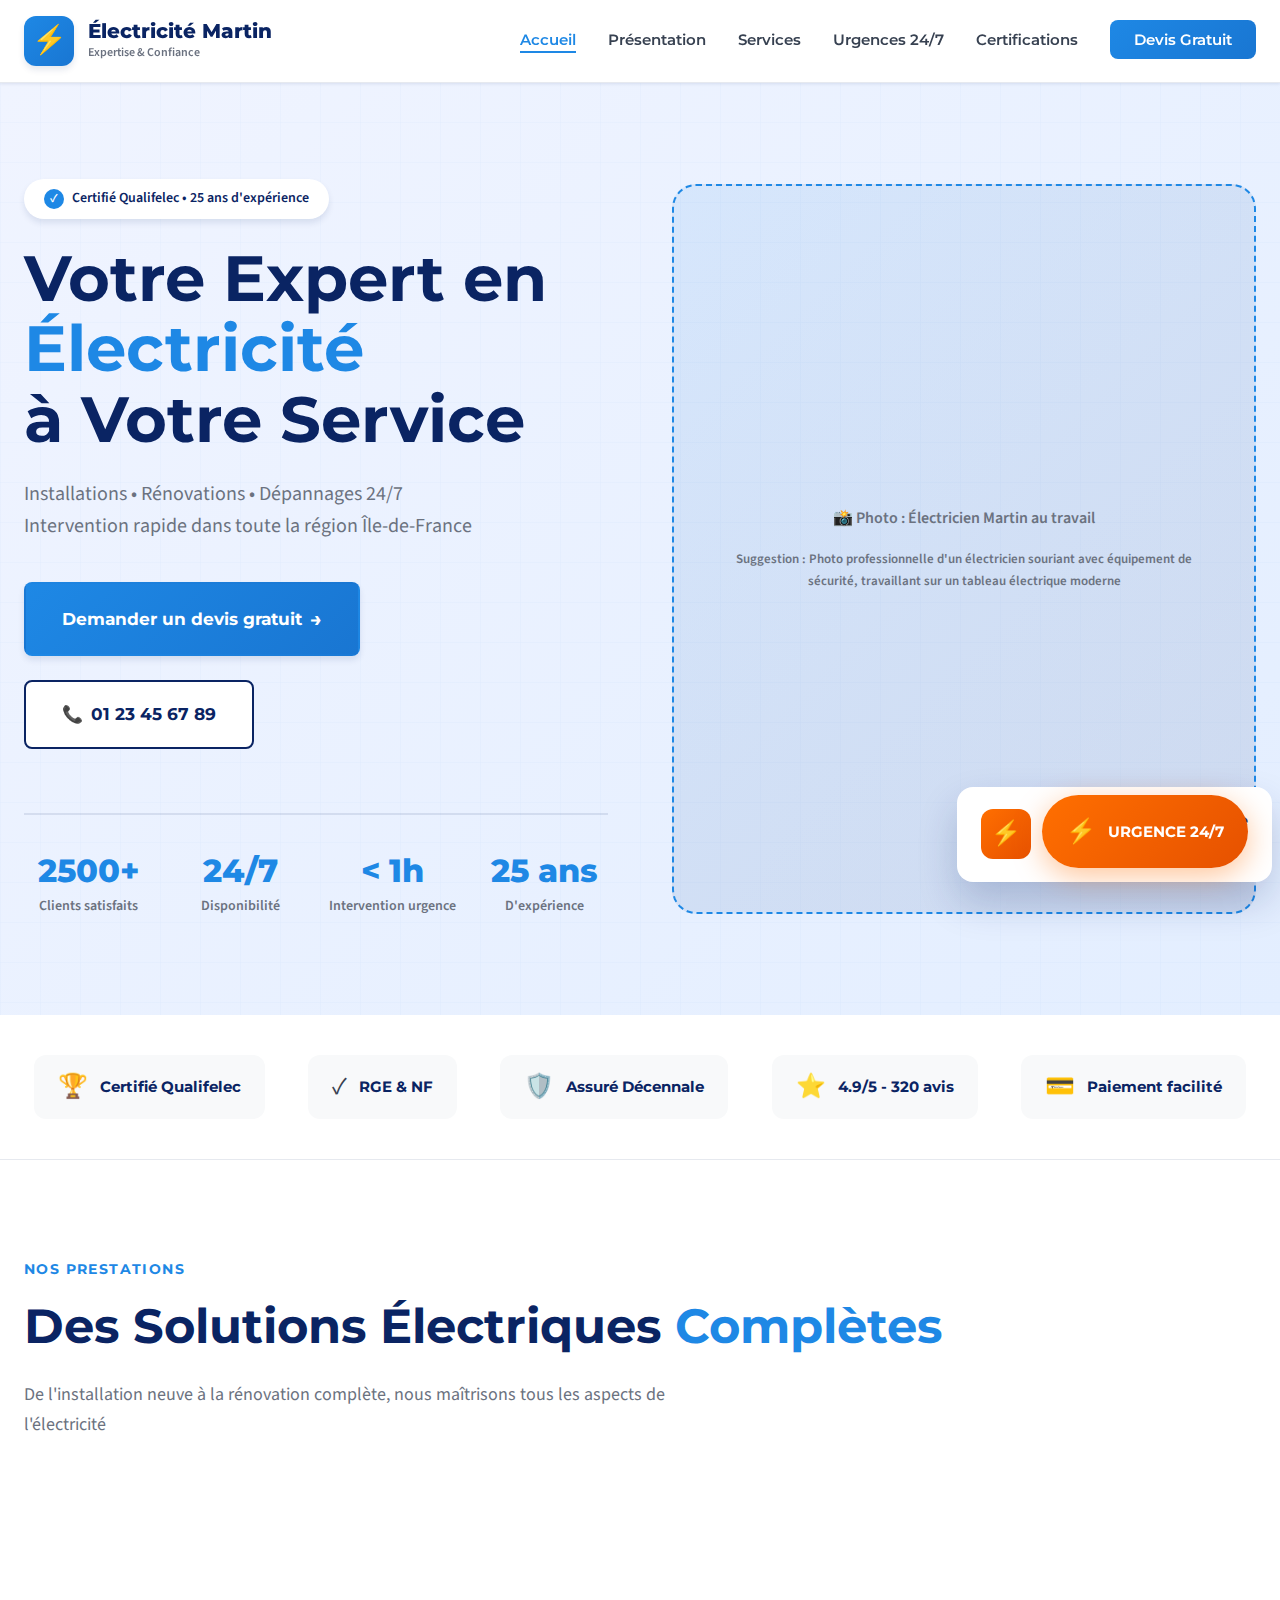
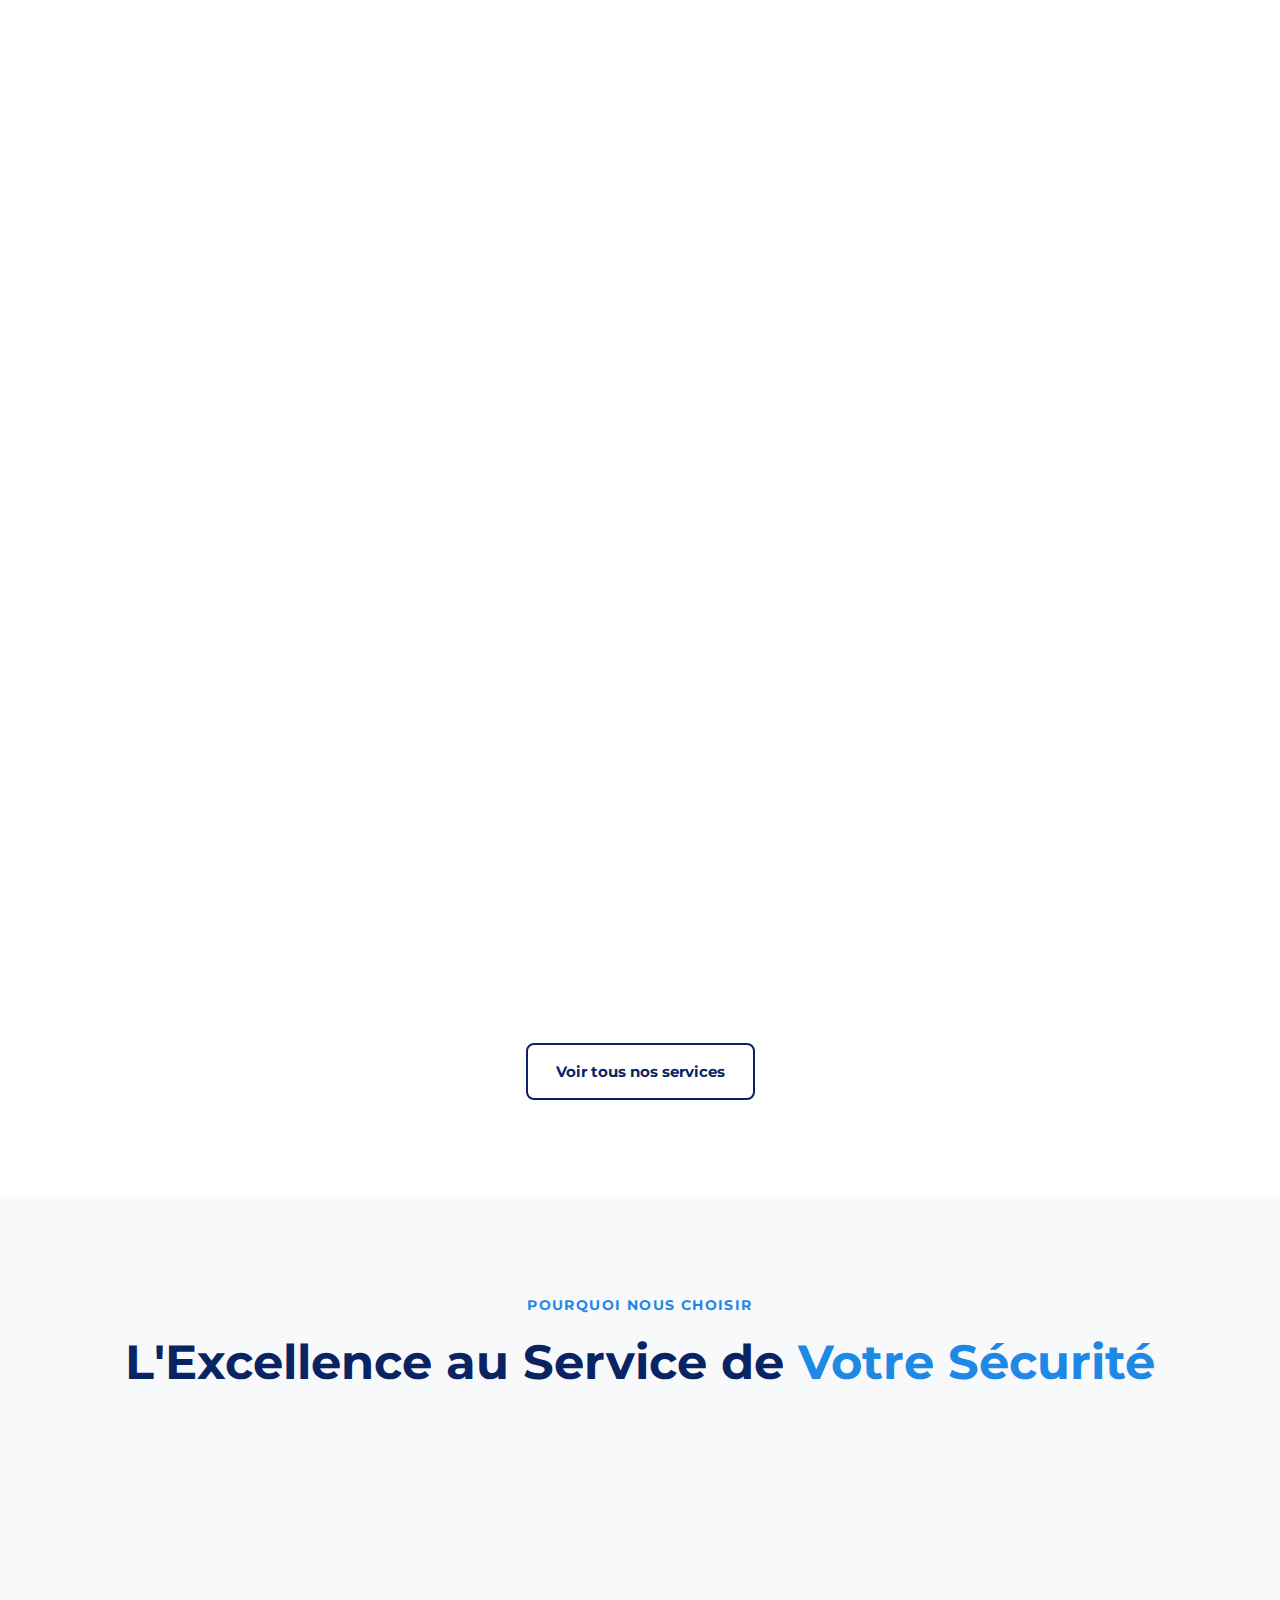
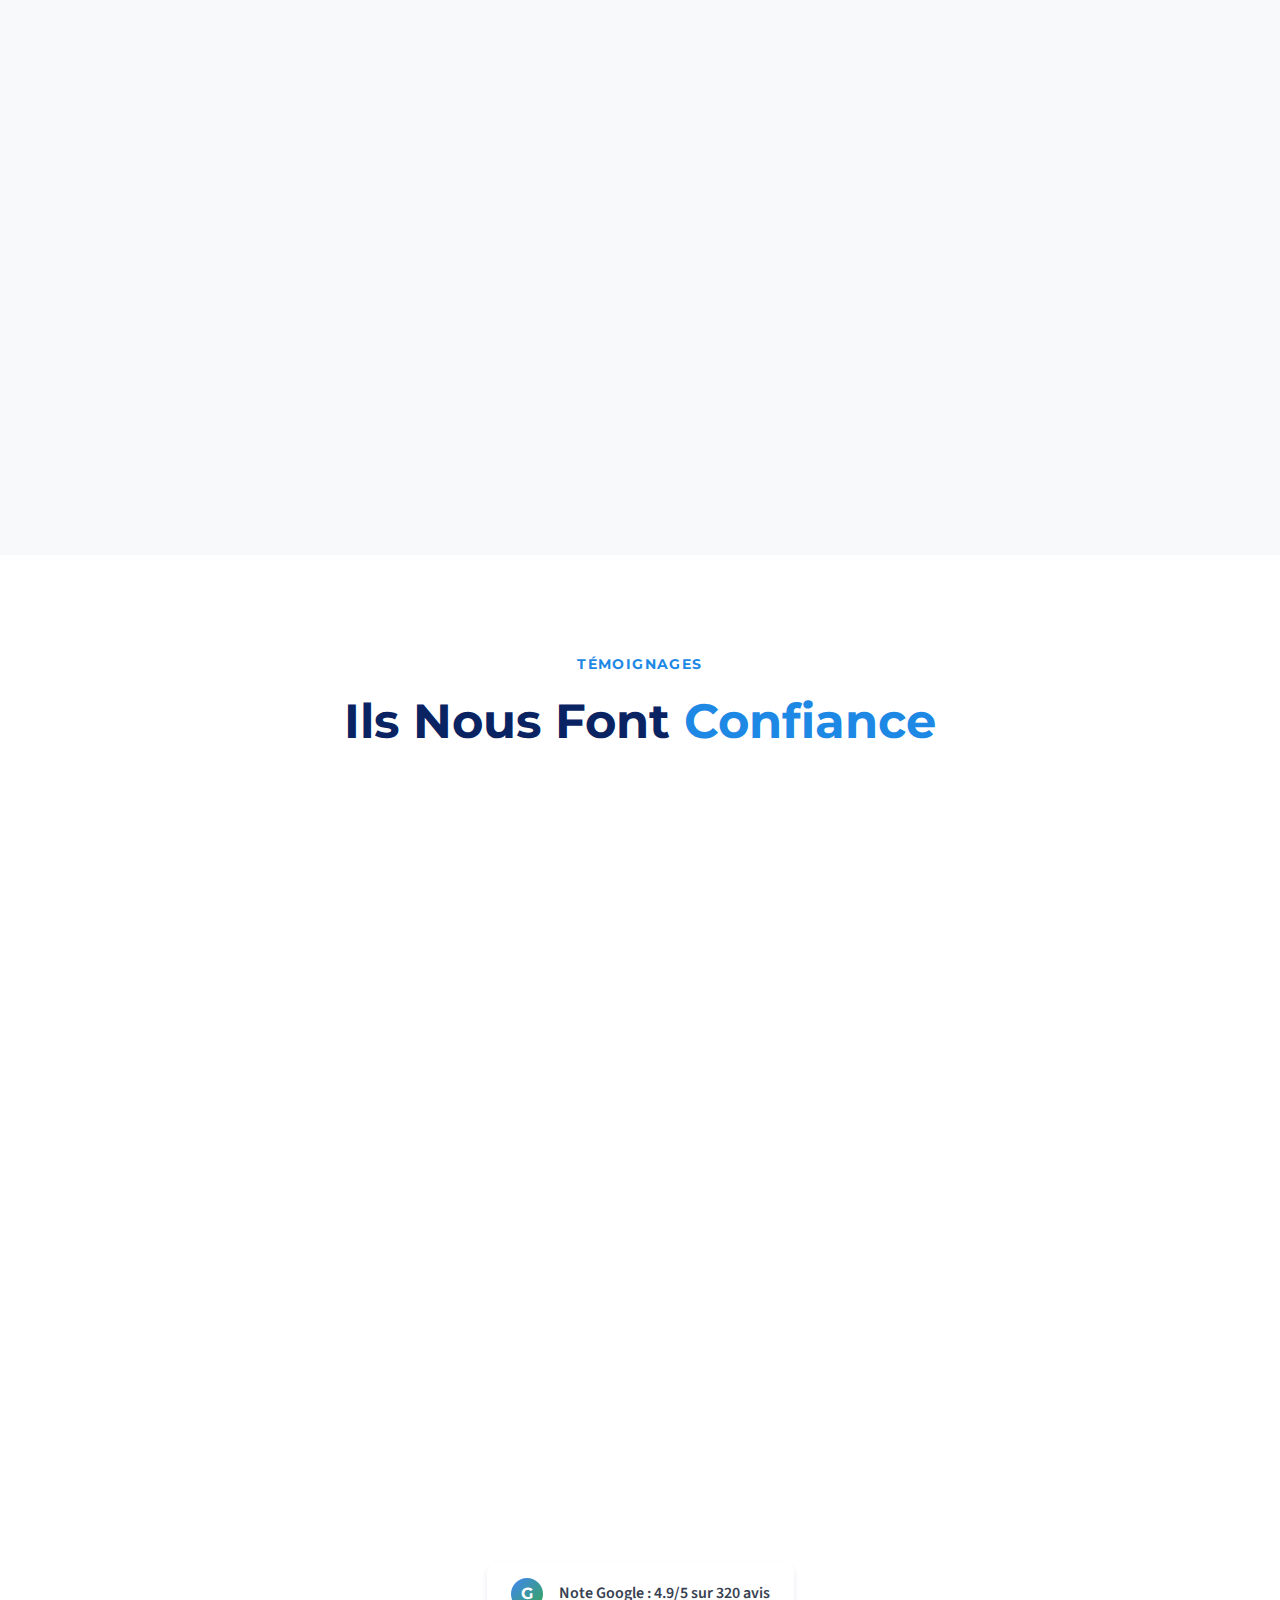
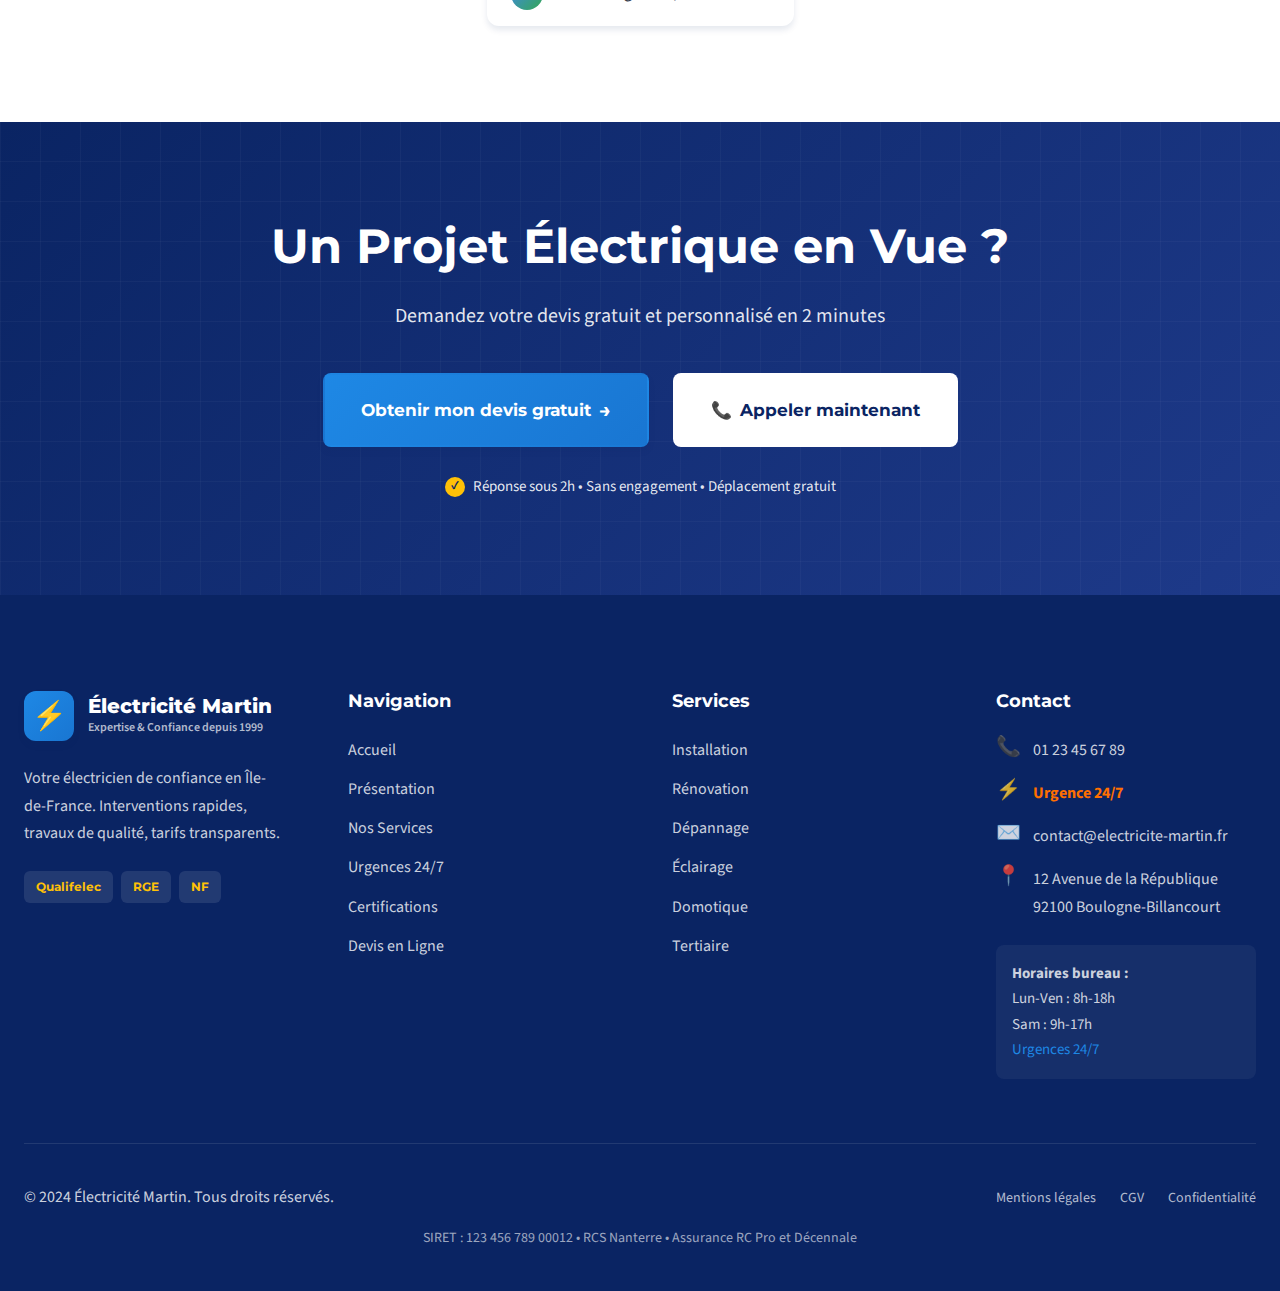
<file: index-v1-backup.html>
<!DOCTYPE html>
<html lang="fr">
<head>
    <meta charset="UTF-8">
    <meta name="viewport" content="width=device-width, initial-scale=1.0">
    <title>Électricité Martin - Électricien Professionnel | Intervention 24/7</title>
    <meta name="description" content="Électricité Martin, votre électricien de confiance. Installations, rénovations, dépannages 24/7. Certifié et assuré. Devis gratuit.">
    <link rel="stylesheet" href="styles.css">
    <link rel="preconnect" href="https://fonts.googleapis.com">
    <link rel="preconnect" href="https://fonts.gstatic.com" crossorigin>
    <link href="https://fonts.googleapis.com/css2?family=Montserrat:wght@600;700;800&family=Source+Sans+Pro:wght@400;600;700&display=swap" rel="stylesheet">
</head>
<body>
    <!-- Bouton d'urgence sticky -->
    <a href="urgences.html" class="urgence-sticky" aria-label="Urgence 24/7">
        <span class="urgence-icon">⚡</span>
        <span class="urgence-text">URGENCE 24/7</span>
    </a>

    <!-- Navigation -->
    <nav class="navbar">
        <div class="container">
            <div class="nav-content">
                <a href="index.html" class="logo">
                    <div class="logo-icon">⚡</div>
                    <div class="logo-text">
                        <span class="logo-name">Électricité Martin</span>
                        <span class="logo-tagline">Expertise & Confiance</span>
                    </div>
                </a>

                <button class="mobile-menu-toggle" aria-label="Menu" id="mobileMenuToggle">
                    <span></span>
                    <span></span>
                    <span></span>
                </button>

                <ul class="nav-menu" id="navMenu">
                    <li><a href="index.html" class="active">Accueil</a></li>
                    <li><a href="presentation.html">Présentation</a></li>
                    <li><a href="services.html">Services</a></li>
                    <li><a href="urgences.html">Urgences 24/7</a></li>
                    <li><a href="certifications.html">Certifications</a></li>
                    <li><a href="devis.html" class="btn-nav">Devis Gratuit</a></li>
                </ul>
            </div>
        </div>
    </nav>

    <!-- Hero Section -->
    <section class="hero">
        <div class="hero-background">
            <div class="circuit-pattern"></div>
        </div>
        <div class="container">
            <div class="hero-content">
                <div class="hero-badge">
                    <span class="badge-icon">✓</span>
                    <span>Certifié Qualifelec • 25 ans d'expérience</span>
                </div>
                <h1 class="hero-title">
                    Votre Expert en <span class="highlight">Électricité</span><br>
                    à Votre Service
                </h1>
                <p class="hero-subtitle">
                    Installations • Rénovations • Dépannages 24/7<br>
                    Intervention rapide dans toute la région Île-de-France
                </p>
                <div class="hero-cta">
                    <a href="devis.html" class="btn btn-primary btn-large">
                        <span>Demander un devis gratuit</span>
                        <span class="btn-arrow">→</span>
                    </a>
                    <a href="tel:0123456789" class="btn btn-secondary btn-large">
                        <span class="phone-icon">📞</span>
                        <span>01 23 45 67 89</span>
                    </a>
                </div>
                <div class="hero-stats">
                    <div class="stat">
                        <div class="stat-number">2500+</div>
                        <div class="stat-label">Clients satisfaits</div>
                    </div>
                    <div class="stat">
                        <div class="stat-number">24/7</div>
                        <div class="stat-label">Disponibilité</div>
                    </div>
                    <div class="stat">
                        <div class="stat-number">< 1h</div>
                        <div class="stat-label">Intervention urgence</div>
                    </div>
                    <div class="stat">
                        <div class="stat-number">25 ans</div>
                        <div class="stat-label">D'expérience</div>
                    </div>
                </div>
            </div>
            <div class="hero-image">
                <!-- Placeholder pour photo d'électricien professionnel au travail -->
                <div class="image-placeholder">
                    <p>📸 Photo : Électricien Martin au travail<br>
                    <small>Suggestion : Photo professionnelle d'un électricien souriant avec équipement de sécurité, travaillant sur un tableau électrique moderne</small></p>
                </div>
                <div class="floating-card">
                    <div class="card-icon">⚡</div>
                    <div class="card-content">
                        <div class="card-title">Intervention Immédiate</div>
                        <div class="card-desc">Urgence 24h/24 - 7j/7</div>
                    </div>
                </div>
            </div>
        </div>
    </section>

    <!-- Trust Badges -->
    <section class="trust-section">
        <div class="container">
            <div class="trust-badges">
                <div class="trust-badge">
                    <div class="trust-icon">🏆</div>
                    <div class="trust-text">Certifié Qualifelec</div>
                </div>
                <div class="trust-badge">
                    <div class="trust-icon">✓</div>
                    <div class="trust-text">RGE & NF</div>
                </div>
                <div class="trust-badge">
                    <div class="trust-icon">🛡️</div>
                    <div class="trust-text">Assuré Décennale</div>
                </div>
                <div class="trust-badge">
                    <div class="trust-icon">⭐</div>
                    <div class="trust-text">4.9/5 - 320 avis</div>
                </div>
                <div class="trust-badge">
                    <div class="trust-icon">💳</div>
                    <div class="trust-text">Paiement facilité</div>
                </div>
            </div>
        </div>
    </section>

    <!-- Services Section -->
    <section class="services-preview">
        <div class="container">
            <div class="section-header">
                <span class="section-tag">Nos Prestations</span>
                <h2 class="section-title">Des Solutions Électriques <span class="highlight">Complètes</span></h2>
                <p class="section-subtitle">De l'installation neuve à la rénovation complète, nous maîtrisons tous les aspects de l'électricité</p>
            </div>

            <div class="services-grid">
                <div class="service-card">
                    <div class="service-icon">🏠</div>
                    <h3 class="service-title">Installation Complète</h3>
                    <p class="service-desc">Conception et installation de votre réseau électrique neuf aux normes NF C 15-100</p>
                    <ul class="service-features">
                        <li>Tableau électrique</li>
                        <li>Éclairages & prises</li>
                        <li>Chauffage électrique</li>
                        <li>Domotique</li>
                    </ul>
                    <a href="services.html#installation" class="service-link">En savoir plus →</a>
                </div>

                <div class="service-card featured">
                    <div class="featured-badge">Le plus demandé</div>
                    <div class="service-icon">🔧</div>
                    <h3 class="service-title">Rénovation Électrique</h3>
                    <p class="service-desc">Mise aux normes et modernisation de votre installation existante</p>
                    <ul class="service-features">
                        <li>Diagnostic complet</li>
                        <li>Mise aux normes</li>
                        <li>Remplacement tableau</li>
                        <li>Ajout de circuits</li>
                    </ul>
                    <a href="services.html#renovation" class="service-link">En savoir plus →</a>
                </div>

                <div class="service-card">
                    <div class="service-icon">⚡</div>
                    <h3 class="service-title">Dépannage Urgent</h3>
                    <p class="service-desc">Intervention rapide 24/7 pour tous vos problèmes électriques</p>
                    <ul class="service-features">
                        <li>Panne de courant</li>
                        <li>Court-circuit</li>
                        <li>Disjoncteur qui saute</li>
                        <li>Problème électrique</li>
                    </ul>
                    <a href="urgences.html" class="service-link urgent">Urgence 24/7 →</a>
                </div>

                <div class="service-card">
                    <div class="service-icon">💡</div>
                    <h3 class="service-title">Éclairage & LED</h3>
                    <p class="service-desc">Conception d'ambiances lumineuses et installation d'éclairages performants</p>
                    <ul class="service-features">
                        <li>Design lumineux</li>
                        <li>LED économique</li>
                        <li>Éclairage extérieur</li>
                        <li>Spots encastrés</li>
                    </ul>
                    <a href="services.html#eclairage" class="service-link">En savoir plus →</a>
                </div>

                <div class="service-card">
                    <div class="service-icon">🏢</div>
                    <h3 class="service-title">Électricité Tertiaire</h3>
                    <p class="service-desc">Solutions pour commerces, bureaux et bâtiments professionnels</p>
                    <ul class="service-features">
                        <li>Bureaux & commerces</li>
                        <li>Éclairage public</li>
                        <li>Réseau informatique</li>
                        <li>Contrôle d'accès</li>
                    </ul>
                    <a href="services.html#tertiaire" class="service-link">En savoir plus →</a>
                </div>

                <div class="service-card">
                    <div class="service-icon">🏡</div>
                    <h3 class="service-title">Domotique & Smart Home</h3>
                    <p class="service-desc">Automatisez votre habitat pour plus de confort et d'économies</p>
                    <ul class="service-features">
                        <li>Éclairage connecté</li>
                        <li>Volets automatiques</li>
                        <li>Thermostat intelligent</li>
                        <li>Sécurité connectée</li>
                    </ul>
                    <a href="services.html#domotique" class="service-link">En savoir plus →</a>
                </div>
            </div>

            <div class="section-cta">
                <a href="services.html" class="btn btn-outline">Voir tous nos services</a>
            </div>
        </div>
    </section>

    <!-- Why Choose Us -->
    <section class="why-section">
        <div class="container">
            <div class="section-header centered">
                <span class="section-tag">Pourquoi Nous Choisir</span>
                <h2 class="section-title">L'Excellence au Service de <span class="highlight">Votre Sécurité</span></h2>
            </div>

            <div class="why-grid">
                <div class="why-card">
                    <div class="why-number">01</div>
                    <h3 class="why-title">Expertise Certifiée</h3>
                    <p class="why-desc">25 ans d'expérience, certifications Qualifelec, RGE et formations continues. Nos électriciens maîtrisent les dernières normes et technologies.</p>
                </div>
                <div class="why-card">
                    <div class="why-number">02</div>
                    <h3 class="why-title">Disponibilité 24/7</h3>
                    <p class="why-desc">Urgence électrique ? Nous intervenons en moins d'1h, jour et nuit, week-end et jours fériés. Votre sécurité n'attend pas.</p>
                </div>
                <div class="why-card">
                    <div class="why-number">03</div>
                    <h3 class="why-title">Transparence Totale</h3>
                    <p class="why-desc">Devis détaillé gratuit, tarifs clairs sans surprise, explications complètes de chaque intervention. Vous savez toujours où va votre argent.</p>
                </div>
                <div class="why-card">
                    <div class="why-number">04</div>
                    <h3 class="why-title">Garantie & Assurance</h3>
                    <p class="why-desc">Tous nos travaux sont garantis et assurés en responsabilité civile et décennale. Votre tranquillité est notre priorité.</p>
                </div>
            </div>
        </div>
    </section>

    <!-- Testimonials -->
    <section class="testimonials-section">
        <div class="container">
            <div class="section-header centered">
                <span class="section-tag">Témoignages</span>
                <h2 class="section-title">Ils Nous Font <span class="highlight">Confiance</span></h2>
            </div>

            <div class="testimonials-grid">
                <div class="testimonial-card">
                    <div class="testimonial-stars">⭐⭐⭐⭐⭐</div>
                    <p class="testimonial-text">"Intervention rapide et professionnelle pour une panne électrique complète. M. Martin a diagnostiqué et réparé le problème en moins de 2h. Je recommande vivement !"</p>
                    <div class="testimonial-author">
                        <div class="author-avatar">SD</div>
                        <div class="author-info">
                            <div class="author-name">Sophie Dubois</div>
                            <div class="author-location">Paris 15ème</div>
                        </div>
                    </div>
                </div>

                <div class="testimonial-card">
                    <div class="testimonial-stars">⭐⭐⭐⭐⭐</div>
                    <p class="testimonial-text">"Rénovation complète de l'installation électrique de notre maison. Travail impeccable, respect des délais et des normes. Prix très correct pour la qualité du service."</p>
                    <div class="testimonial-author">
                        <div class="author-avatar">JM</div>
                        <div class="author-info">
                            <div class="author-name">Jean Martinez</div>
                            <div class="author-location">Versailles</div>
                        </div>
                    </div>
                </div>

                <div class="testimonial-card">
                    <div class="testimonial-stars">⭐⭐⭐⭐⭐</div>
                    <p class="testimonial-text">"Installation domotique complète dans notre appartement. L'équipe est à l'écoute, de bon conseil et très professionnelle. Le résultat dépasse nos attentes !"</p>
                    <div class="testimonial-author">
                        <div class="author-avatar">MC</div>
                        <div class="author-info">
                            <div class="author-name">Marie Chen</div>
                            <div class="author-location">Boulogne-Billancourt</div>
                        </div>
                    </div>
                </div>

                <div class="testimonial-card">
                    <div class="testimonial-stars">⭐⭐⭐⭐⭐</div>
                    <p class="testimonial-text">"Electricien sérieux et ponctuel. Devis détaillé, explications claires. Le chantier a été laissé propre. C'est notre électricien pour tous nos futurs travaux."</p>
                    <div class="testimonial-author">
                        <div class="author-avatar">PL</div>
                        <div class="author-info">
                            <div class="author-name">Pierre Lefebvre</div>
                            <div class="author-location">Neuilly-sur-Seine</div>
                        </div>
                    </div>
                </div>

                <div class="testimonial-card">
                    <div class="testimonial-stars">⭐⭐⭐⭐⭐</div>
                    <p class="testimonial-text">"Dépannage d'urgence un dimanche soir. Intervention en 45min ! Très réactif, compétent et tarif raisonnable même pour une urgence. Merci beaucoup."</p>
                    <div class="testimonial-author">
                        <div class="author-avatar">AL</div>
                        <div class="author-info">
                            <div class="author-name">Anne Leroy</div>
                            <div class="author-location">Saint-Cloud</div>
                        </div>
                    </div>
                </div>

                <div class="testimonial-card">
                    <div class="testimonial-stars">⭐⭐⭐⭐⭐</div>
                    <p class="testimonial-text">"Installation complète pour notre commerce. Respect des normes ERP, travail soigné et dans les temps. Un vrai professionnel sur qui on peut compter."</p>
                    <div class="testimonial-author">
                        <div class="author-avatar">TB</div>
                        <div class="author-info">
                            <div class="author-name">Thomas Bernard</div>
                            <div class="author-location">Levallois-Perret</div>
                        </div>
                    </div>
                </div>
            </div>

            <div class="section-cta">
                <div class="google-review">
                    <span class="google-icon">G</span>
                    <span>Note Google : 4.9/5 sur 320 avis</span>
                </div>
            </div>
        </div>
    </section>

    <!-- CTA Section -->
    <section class="cta-section">
        <div class="container">
            <div class="cta-content">
                <h2 class="cta-title">Un Projet Électrique en Vue ?</h2>
                <p class="cta-subtitle">Demandez votre devis gratuit et personnalisé en 2 minutes</p>
                <div class="cta-buttons">
                    <a href="devis.html" class="btn btn-primary btn-large">
                        <span>Obtenir mon devis gratuit</span>
                        <span class="btn-arrow">→</span>
                    </a>
                    <a href="tel:0123456789" class="btn btn-white btn-large">
                        <span class="phone-icon">📞</span>
                        <span>Appeler maintenant</span>
                    </a>
                </div>
                <div class="cta-note">
                    <span class="check-icon">✓</span>
                    <span>Réponse sous 2h • Sans engagement • Déplacement gratuit</span>
                </div>
            </div>
        </div>
    </section>

    <!-- Footer -->
    <footer class="footer">
        <div class="container">
            <div class="footer-content">
                <div class="footer-col">
                    <a href="index.html" class="footer-logo">
                        <div class="logo-icon">⚡</div>
                        <div class="logo-text">
                            <span class="logo-name">Électricité Martin</span>
                            <span class="logo-tagline">Expertise & Confiance depuis 1999</span>
                        </div>
                    </a>
                    <p class="footer-desc">Votre électricien de confiance en Île-de-France. Interventions rapides, travaux de qualité, tarifs transparents.</p>
                    <div class="footer-certifications">
                        <span class="cert-badge">Qualifelec</span>
                        <span class="cert-badge">RGE</span>
                        <span class="cert-badge">NF</span>
                    </div>
                </div>

                <div class="footer-col">
                    <h4 class="footer-title">Navigation</h4>
                    <ul class="footer-links">
                        <li><a href="index.html">Accueil</a></li>
                        <li><a href="presentation.html">Présentation</a></li>
                        <li><a href="services.html">Nos Services</a></li>
                        <li><a href="urgences.html">Urgences 24/7</a></li>
                        <li><a href="certifications.html">Certifications</a></li>
                        <li><a href="devis.html">Devis en Ligne</a></li>
                    </ul>
                </div>

                <div class="footer-col">
                    <h4 class="footer-title">Services</h4>
                    <ul class="footer-links">
                        <li><a href="services.html#installation">Installation</a></li>
                        <li><a href="services.html#renovation">Rénovation</a></li>
                        <li><a href="services.html#depannage">Dépannage</a></li>
                        <li><a href="services.html#eclairage">Éclairage</a></li>
                        <li><a href="services.html#domotique">Domotique</a></li>
                        <li><a href="services.html#tertiaire">Tertiaire</a></li>
                    </ul>
                </div>

                <div class="footer-col">
                    <h4 class="footer-title">Contact</h4>
                    <ul class="footer-contact">
                        <li>
                            <span class="contact-icon">📞</span>
                            <a href="tel:0123456789">01 23 45 67 89</a>
                        </li>
                        <li>
                            <span class="contact-icon">⚡</span>
                            <a href="urgences.html" class="urgence-link">Urgence 24/7</a>
                        </li>
                        <li>
                            <span class="contact-icon">✉️</span>
                            <a href="mailto:contact@electricite-martin.fr">contact@electricite-martin.fr</a>
                        </li>
                        <li>
                            <span class="contact-icon">📍</span>
                            <span>12 Avenue de la République<br>92100 Boulogne-Billancourt</span>
                        </li>
                    </ul>
                    <div class="footer-hours">
                        <strong>Horaires bureau :</strong><br>
                        Lun-Ven : 8h-18h<br>
                        Sam : 9h-17h<br>
                        <span class="highlight">Urgences 24/7</span>
                    </div>
                </div>
            </div>

            <div class="footer-bottom">
                <div class="footer-legal">
                    <p>&copy; 2024 Électricité Martin. Tous droits réservés.</p>
                    <ul class="legal-links">
                        <li><a href="#mentions">Mentions légales</a></li>
                        <li><a href="#cgv">CGV</a></li>
                        <li><a href="#confidentialite">Confidentialité</a></li>
                    </ul>
                </div>
                <div class="footer-info">
                    <p>SIRET : 123 456 789 00012 • RCS Nanterre • Assurance RC Pro et Décennale</p>
                </div>
            </div>
        </div>
    </footer>

    <script src="script.js"></script>
</body>
</html>
</file>
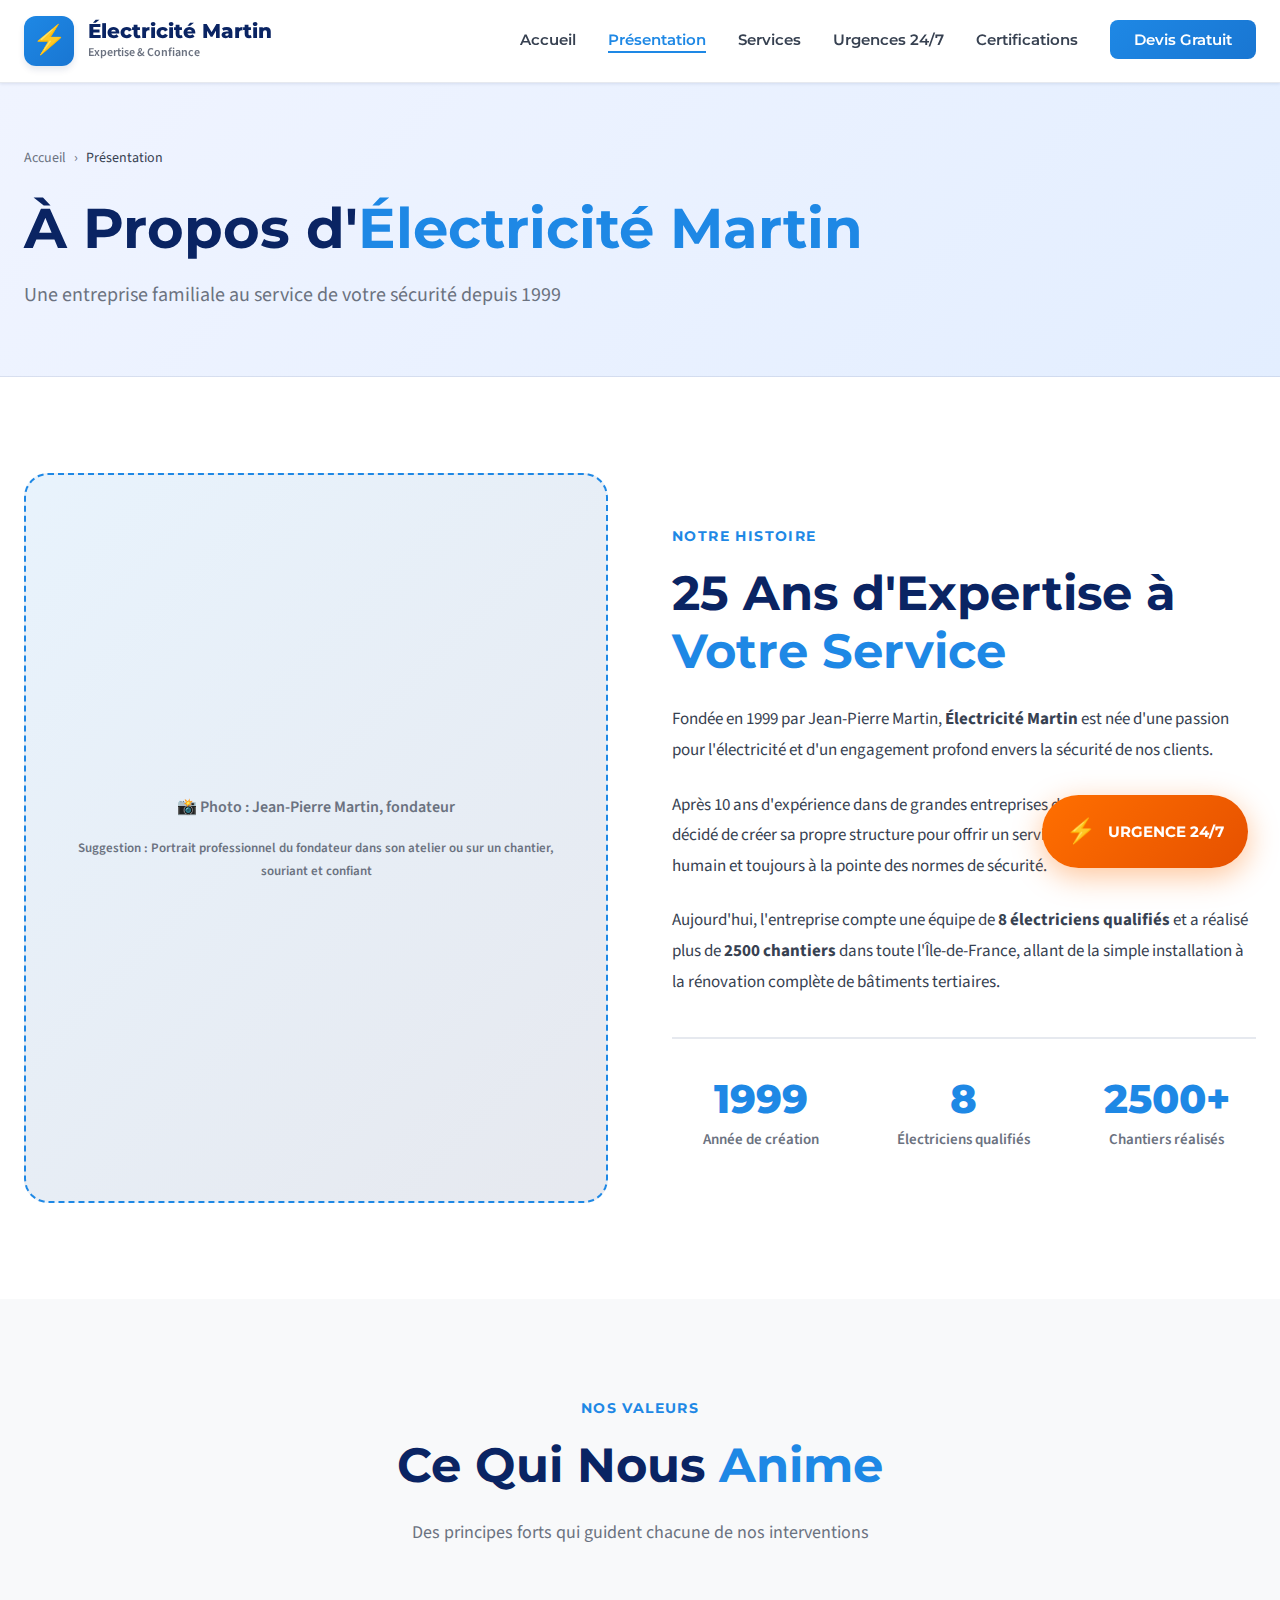
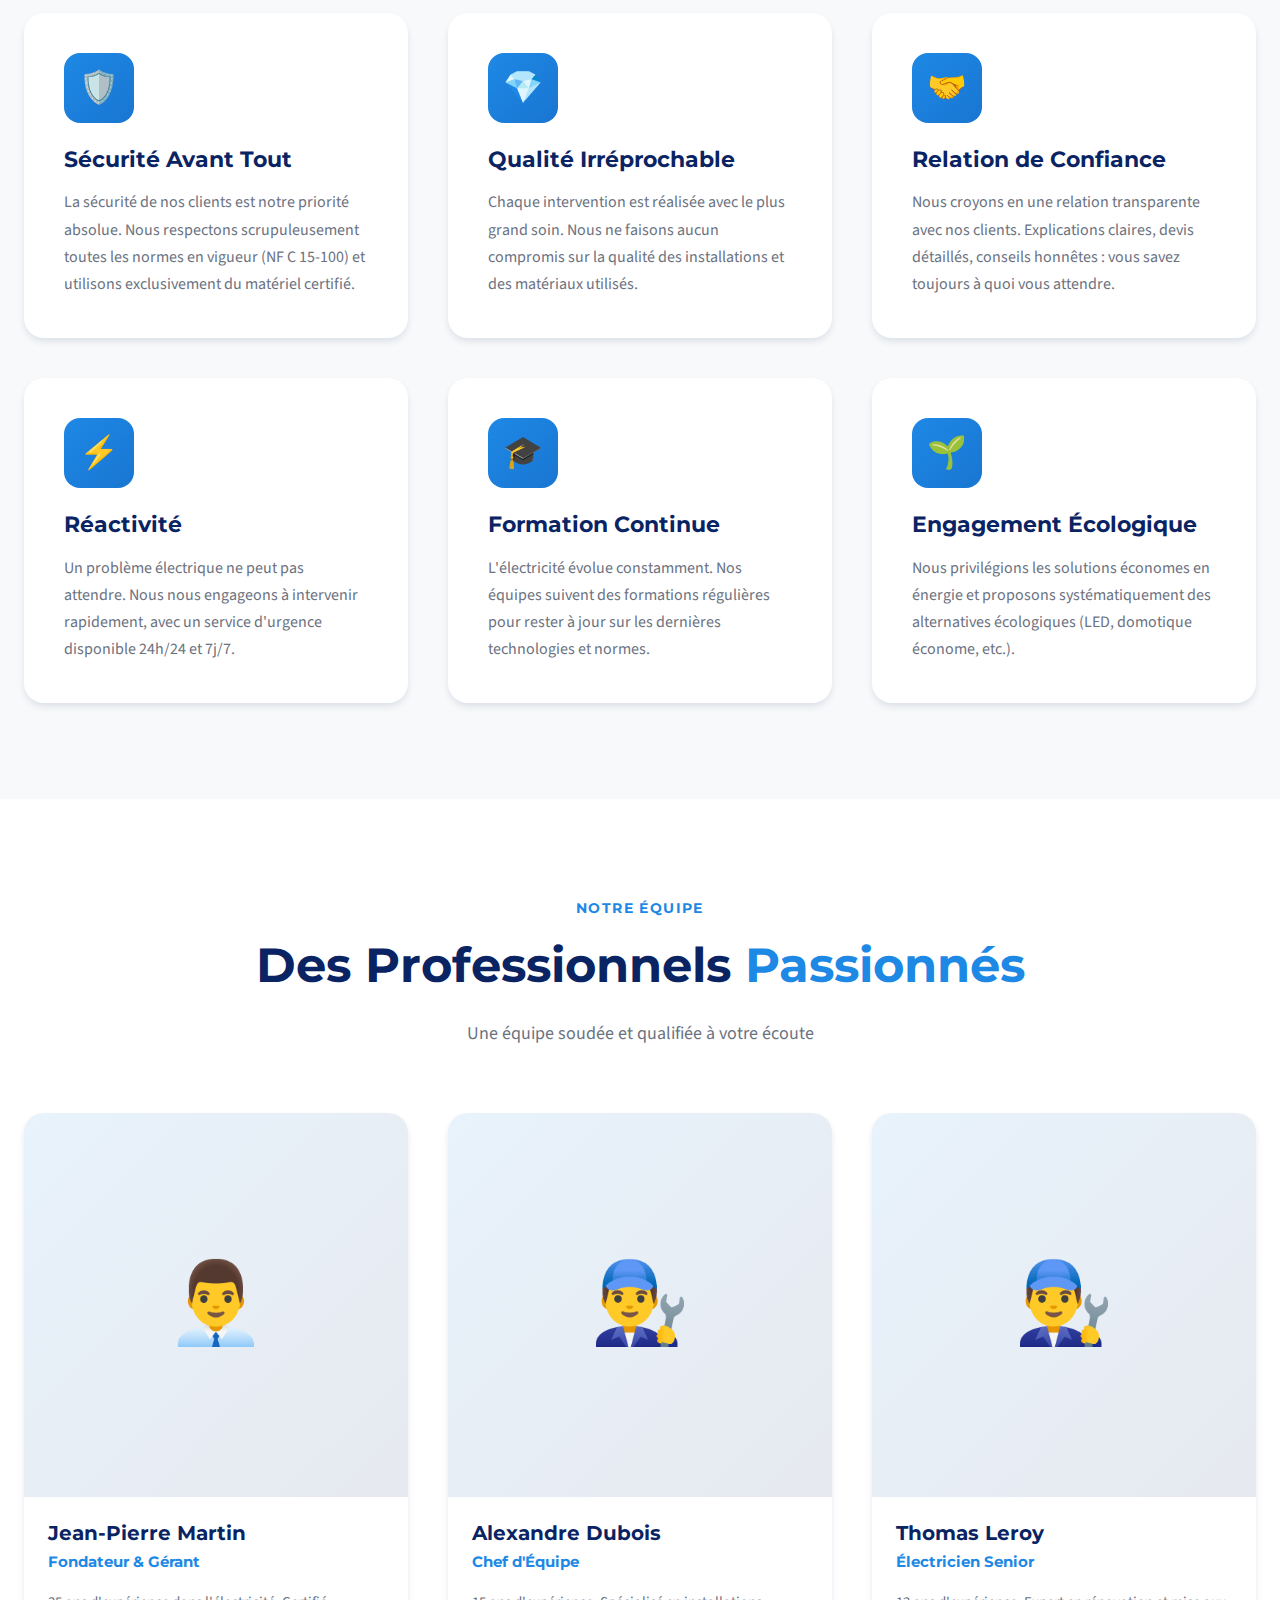
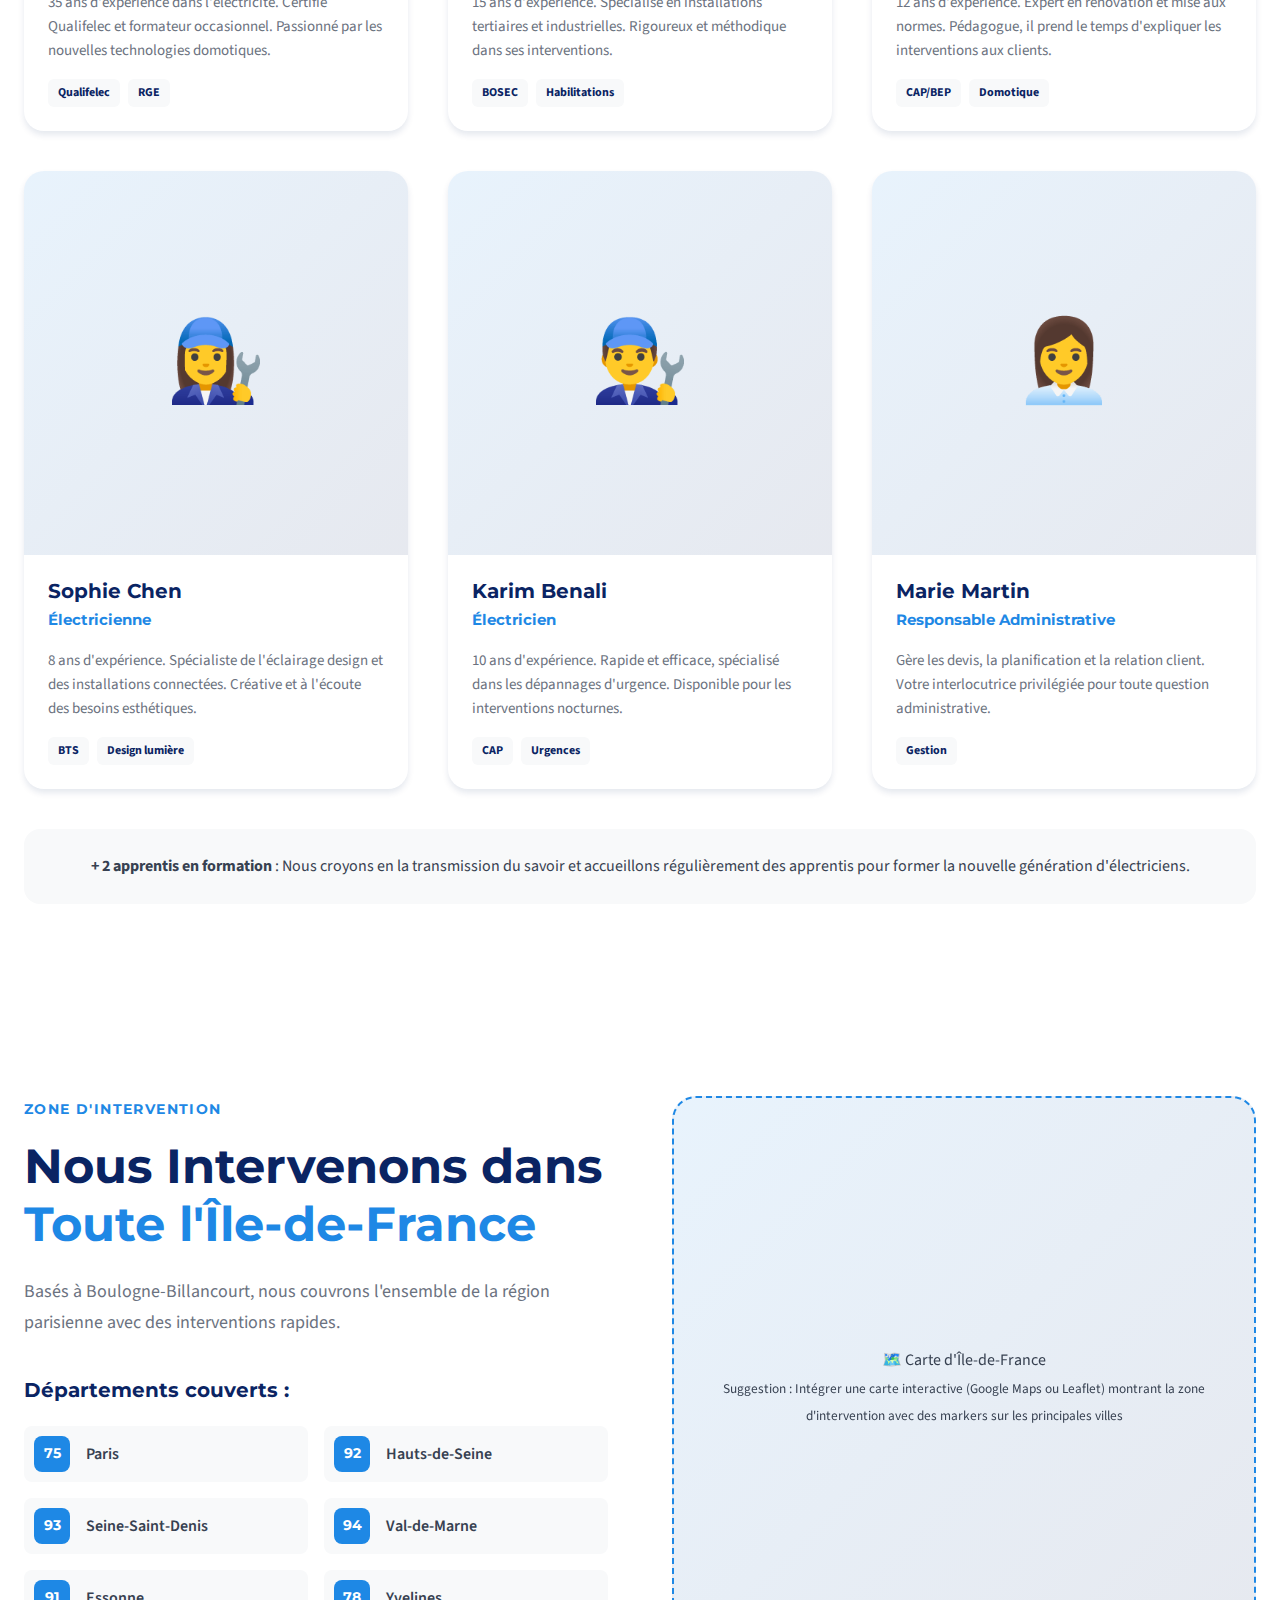
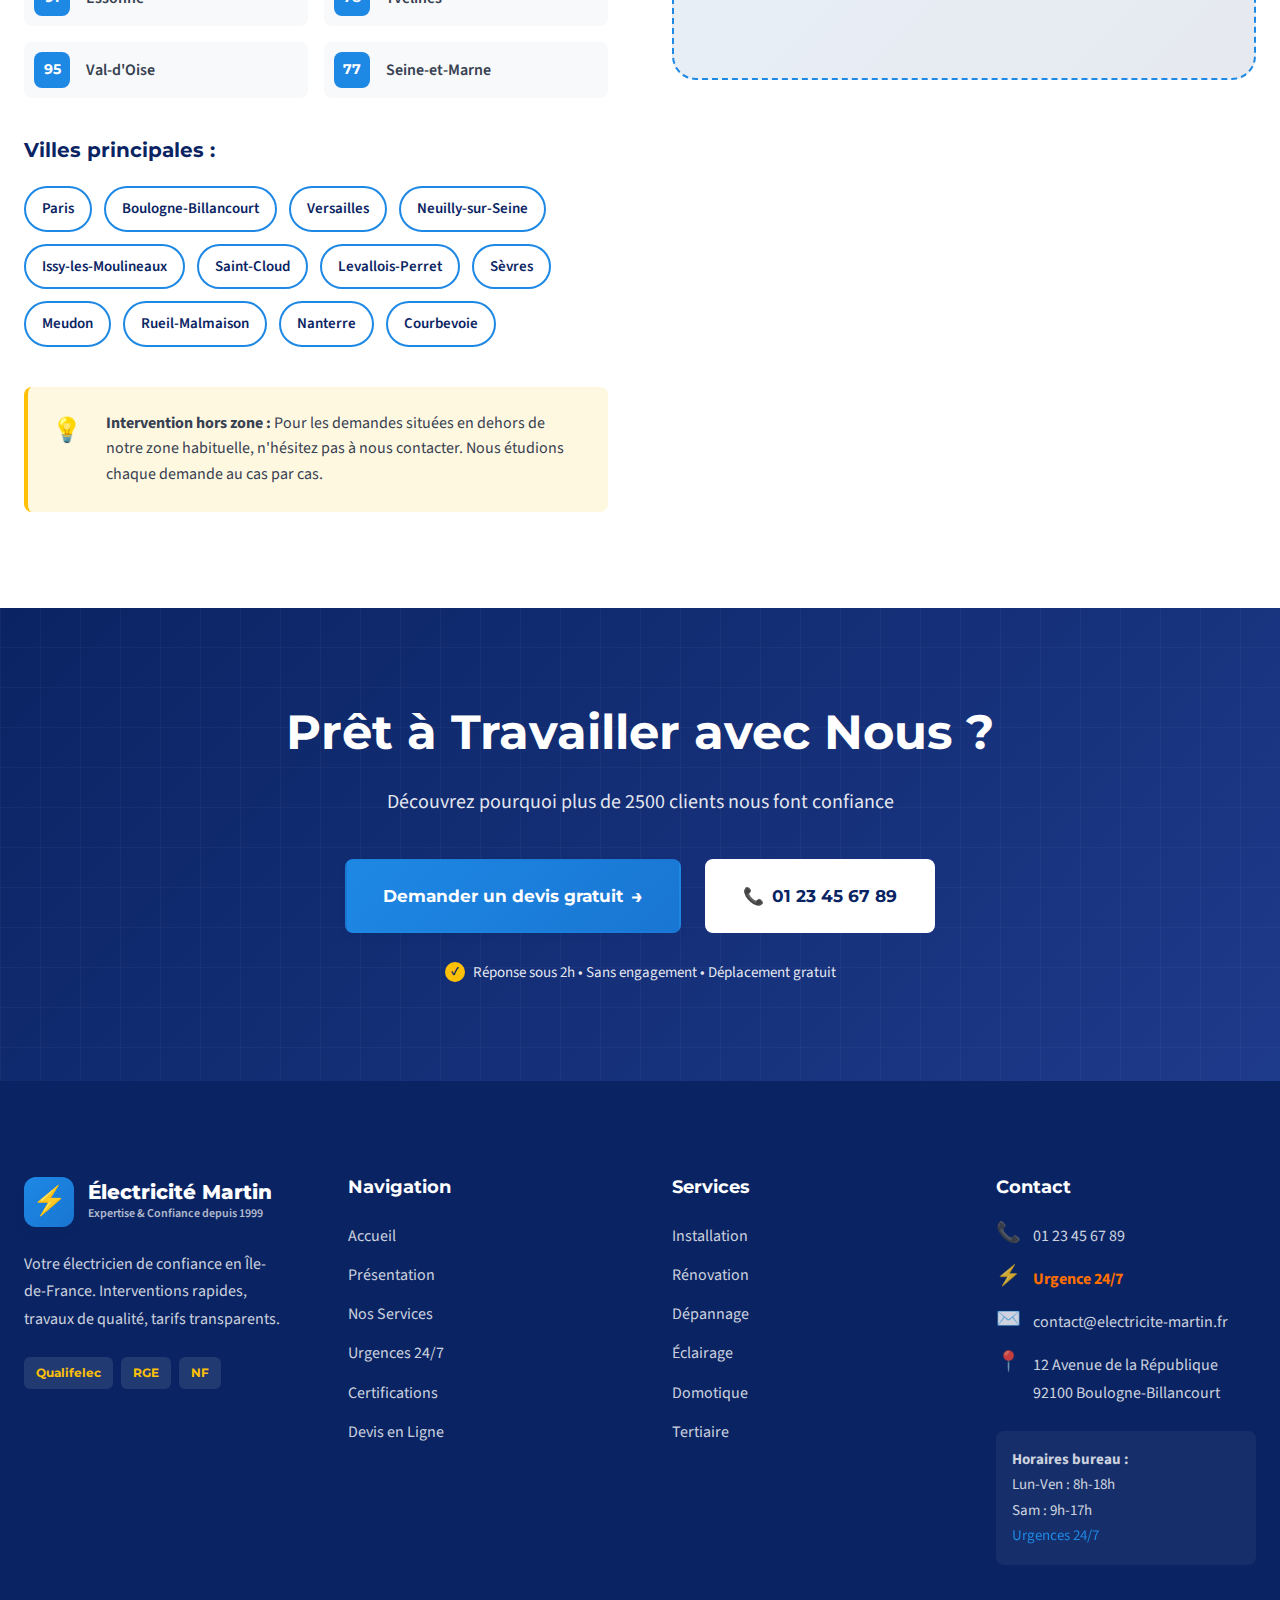
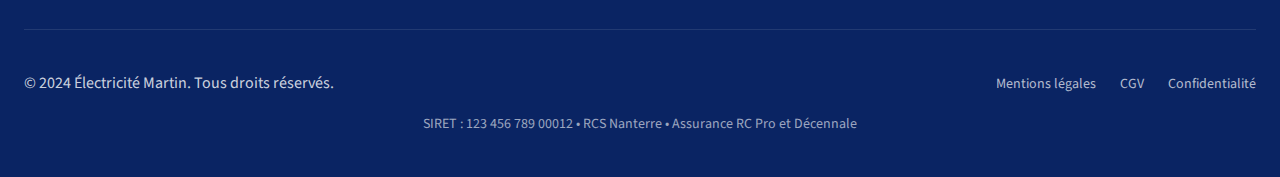
<file: presentation.html>
<!DOCTYPE html>
<html lang="fr">
<head>
    <meta charset="UTF-8">
    <meta name="viewport" content="width=device-width, initial-scale=1.0">
    <title>Présentation - Électricité Martin | Votre Électricien de Confiance</title>
    <meta name="description" content="Découvrez Électricité Martin : 25 ans d'expertise, équipe qualifiée, valeurs et engagement pour votre sécurité électrique.">
    <link rel="stylesheet" href="styles.css">
    <link rel="stylesheet" href="pages-styles.css">
    <link rel="preconnect" href="https://fonts.googleapis.com">
    <link rel="preconnect" href="https://fonts.gstatic.com" crossorigin>
    <link href="https://fonts.googleapis.com/css2?family=Montserrat:wght@600;700;800&family=Source+Sans+Pro:wght@400;600;700&display=swap" rel="stylesheet">
</head>
<body>
    <!-- Bouton d'urgence sticky -->
    <a href="urgences.html" class="urgence-sticky" aria-label="Urgence 24/7">
        <span class="urgence-icon">⚡</span>
        <span class="urgence-text">URGENCE 24/7</span>
    </a>

    <!-- Navigation -->
    <nav class="navbar">
        <div class="container">
            <div class="nav-content">
                <a href="index.html" class="logo">
                    <div class="logo-icon">⚡</div>
                    <div class="logo-text">
                        <span class="logo-name">Électricité Martin</span>
                        <span class="logo-tagline">Expertise & Confiance</span>
                    </div>
                </a>

                <button class="mobile-menu-toggle" aria-label="Menu" id="mobileMenuToggle">
                    <span></span>
                    <span></span>
                    <span></span>
                </button>

                <ul class="nav-menu" id="navMenu">
                    <li><a href="index.html">Accueil</a></li>
                    <li><a href="presentation.html" class="active">Présentation</a></li>
                    <li><a href="services.html">Services</a></li>
                    <li><a href="urgences.html">Urgences 24/7</a></li>
                    <li><a href="certifications.html">Certifications</a></li>
                    <li><a href="devis.html" class="btn-nav">Devis Gratuit</a></li>
                </ul>
            </div>
        </div>
    </nav>

    <!-- Page Header -->
    <section class="page-header">
        <div class="container">
            <div class="breadcrumb">
                <a href="index.html">Accueil</a>
                <span class="separator">›</span>
                <span>Présentation</span>
            </div>
            <h1 class="page-title">À Propos d'<span class="highlight">Électricité Martin</span></h1>
            <p class="page-subtitle">Une entreprise familiale au service de votre sécurité depuis 1999</p>
        </div>
    </section>

    <!-- Histoire -->
    <section class="story-section">
        <div class="container">
            <div class="story-content">
                <div class="story-image">
                    <div class="image-placeholder">
                        <p>📸 Photo : Jean-Pierre Martin, fondateur<br>
                        <small>Suggestion : Portrait professionnel du fondateur dans son atelier ou sur un chantier, souriant et confiant</small></p>
                    </div>
                </div>
                <div class="story-text">
                    <span class="section-tag">Notre Histoire</span>
                    <h2 class="section-title">25 Ans d'Expertise à <span class="highlight">Votre Service</span></h2>
                    <p>Fondée en 1999 par Jean-Pierre Martin, <strong>Électricité Martin</strong> est née d'une passion pour l'électricité et d'un engagement profond envers la sécurité de nos clients.</p>

                    <p>Après 10 ans d'expérience dans de grandes entreprises du secteur, Jean-Pierre a décidé de créer sa propre structure pour offrir un service plus personnalisé, plus humain et toujours à la pointe des normes de sécurité.</p>

                    <p>Aujourd'hui, l'entreprise compte une équipe de <strong>8 électriciens qualifiés</strong> et a réalisé plus de <strong>2500 chantiers</strong> dans toute l'Île-de-France, allant de la simple installation à la rénovation complète de bâtiments tertiaires.</p>

                    <div class="story-stats">
                        <div class="story-stat">
                            <div class="stat-number">1999</div>
                            <div class="stat-label">Année de création</div>
                        </div>
                        <div class="story-stat">
                            <div class="stat-number">8</div>
                            <div class="stat-label">Électriciens qualifiés</div>
                        </div>
                        <div class="story-stat">
                            <div class="stat-number">2500+</div>
                            <div class="stat-label">Chantiers réalisés</div>
                        </div>
                    </div>
                </div>
            </div>
        </div>
    </section>

    <!-- Valeurs -->
    <section class="values-section">
        <div class="container">
            <div class="section-header centered">
                <span class="section-tag">Nos Valeurs</span>
                <h2 class="section-title">Ce Qui Nous <span class="highlight">Anime</span></h2>
                <p class="section-subtitle">Des principes forts qui guident chacune de nos interventions</p>
            </div>

            <div class="values-grid">
                <div class="value-card">
                    <div class="value-icon">🛡️</div>
                    <h3 class="value-title">Sécurité Avant Tout</h3>
                    <p class="value-desc">La sécurité de nos clients est notre priorité absolue. Nous respectons scrupuleusement toutes les normes en vigueur (NF C 15-100) et utilisons exclusivement du matériel certifié.</p>
                </div>

                <div class="value-card">
                    <div class="value-icon">💎</div>
                    <h3 class="value-title">Qualité Irréprochable</h3>
                    <p class="value-desc">Chaque intervention est réalisée avec le plus grand soin. Nous ne faisons aucun compromis sur la qualité des installations et des matériaux utilisés.</p>
                </div>

                <div class="value-card">
                    <div class="value-icon">🤝</div>
                    <h3 class="value-title">Relation de Confiance</h3>
                    <p class="value-desc">Nous croyons en une relation transparente avec nos clients. Explications claires, devis détaillés, conseils honnêtes : vous savez toujours à quoi vous attendre.</p>
                </div>

                <div class="value-card">
                    <div class="value-icon">⚡</div>
                    <h3 class="value-title">Réactivité</h3>
                    <p class="value-desc">Un problème électrique ne peut pas attendre. Nous nous engageons à intervenir rapidement, avec un service d'urgence disponible 24h/24 et 7j/7.</p>
                </div>

                <div class="value-card">
                    <div class="value-icon">🎓</div>
                    <h3 class="value-title">Formation Continue</h3>
                    <p class="value-desc">L'électricité évolue constamment. Nos équipes suivent des formations régulières pour rester à jour sur les dernières technologies et normes.</p>
                </div>

                <div class="value-card">
                    <div class="value-icon">🌱</div>
                    <h3 class="value-title">Engagement Écologique</h3>
                    <p class="value-desc">Nous privilégions les solutions économes en énergie et proposons systématiquement des alternatives écologiques (LED, domotique économe, etc.).</p>
                </div>
            </div>
        </div>
    </section>

    <!-- Équipe -->
    <section class="team-section">
        <div class="container">
            <div class="section-header centered">
                <span class="section-tag">Notre Équipe</span>
                <h2 class="section-title">Des Professionnels <span class="highlight">Passionnés</span></h2>
                <p class="section-subtitle">Une équipe soudée et qualifiée à votre écoute</p>
            </div>

            <div class="team-grid">
                <div class="team-card">
                    <div class="team-photo">
                        <div class="photo-placeholder">👨‍💼</div>
                    </div>
                    <div class="team-info">
                        <h3 class="team-name">Jean-Pierre Martin</h3>
                        <div class="team-role">Fondateur & Gérant</div>
                        <p class="team-bio">35 ans d'expérience dans l'électricité. Certifié Qualifelec et formateur occasionnel. Passionné par les nouvelles technologies domotiques.</p>
                        <div class="team-certifications">
                            <span class="cert-mini">Qualifelec</span>
                            <span class="cert-mini">RGE</span>
                        </div>
                    </div>
                </div>

                <div class="team-card">
                    <div class="team-photo">
                        <div class="photo-placeholder">👨‍🔧</div>
                    </div>
                    <div class="team-info">
                        <h3 class="team-name">Alexandre Dubois</h3>
                        <div class="team-role">Chef d'Équipe</div>
                        <p class="team-bio">15 ans d'expérience. Spécialisé en installations tertiaires et industrielles. Rigoureux et méthodique dans ses interventions.</p>
                        <div class="team-certifications">
                            <span class="cert-mini">BOSEC</span>
                            <span class="cert-mini">Habilitations</span>
                        </div>
                    </div>
                </div>

                <div class="team-card">
                    <div class="team-photo">
                        <div class="photo-placeholder">👨‍🔧</div>
                    </div>
                    <div class="team-info">
                        <h3 class="team-name">Thomas Leroy</h3>
                        <div class="team-role">Électricien Senior</div>
                        <p class="team-bio">12 ans d'expérience. Expert en rénovation et mise aux normes. Pédagogue, il prend le temps d'expliquer les interventions aux clients.</p>
                        <div class="team-certifications">
                            <span class="cert-mini">CAP/BEP</span>
                            <span class="cert-mini">Domotique</span>
                        </div>
                    </div>
                </div>

                <div class="team-card">
                    <div class="team-photo">
                        <div class="photo-placeholder">👩‍🔧</div>
                    </div>
                    <div class="team-info">
                        <h3 class="team-name">Sophie Chen</h3>
                        <div class="team-role">Électricienne</div>
                        <p class="team-bio">8 ans d'expérience. Spécialiste de l'éclairage design et des installations connectées. Créative et à l'écoute des besoins esthétiques.</p>
                        <div class="team-certifications">
                            <span class="cert-mini">BTS</span>
                            <span class="cert-mini">Design lumière</span>
                        </div>
                    </div>
                </div>

                <div class="team-card">
                    <div class="team-photo">
                        <div class="photo-placeholder">👨‍🔧</div>
                    </div>
                    <div class="team-info">
                        <h3 class="team-name">Karim Benali</h3>
                        <div class="team-role">Électricien</div>
                        <p class="team-bio">10 ans d'expérience. Rapide et efficace, spécialisé dans les dépannages d'urgence. Disponible pour les interventions nocturnes.</p>
                        <div class="team-certifications">
                            <span class="cert-mini">CAP</span>
                            <span class="cert-mini">Urgences</span>
                        </div>
                    </div>
                </div>

                <div class="team-card">
                    <div class="team-photo">
                        <div class="photo-placeholder">👩‍💼</div>
                    </div>
                    <div class="team-info">
                        <h3 class="team-name">Marie Martin</h3>
                        <div class="team-role">Responsable Administrative</div>
                        <p class="team-bio">Gère les devis, la planification et la relation client. Votre interlocutrice privilégiée pour toute question administrative.</p>
                        <div class="team-certifications">
                            <span class="cert-mini">Gestion</span>
                        </div>
                    </div>
                </div>
            </div>

            <div class="team-note">
                <p><strong>+ 2 apprentis en formation</strong> : Nous croyons en la transmission du savoir et accueillons régulièrement des apprentis pour former la nouvelle génération d'électriciens.</p>
            </div>
        </div>
    </section>

    <!-- Zone d'intervention -->
    <section class="zone-section">
        <div class="container">
            <div class="zone-content">
                <div class="zone-text">
                    <span class="section-tag">Zone d'Intervention</span>
                    <h2 class="section-title">Nous Intervenons dans <span class="highlight">Toute l'Île-de-France</span></h2>
                    <p class="zone-intro">Basés à Boulogne-Billancourt, nous couvrons l'ensemble de la région parisienne avec des interventions rapides.</p>

                    <div class="zone-list">
                        <h3>Départements couverts :</h3>
                        <ul class="departments-list">
                            <li><span class="dept-number">75</span> Paris</li>
                            <li><span class="dept-number">92</span> Hauts-de-Seine</li>
                            <li><span class="dept-number">93</span> Seine-Saint-Denis</li>
                            <li><span class="dept-number">94</span> Val-de-Marne</li>
                            <li><span class="dept-number">91</span> Essonne</li>
                            <li><span class="dept-number">78</span> Yvelines</li>
                            <li><span class="dept-number">95</span> Val-d'Oise</li>
                            <li><span class="dept-number">77</span> Seine-et-Marne</li>
                        </ul>
                    </div>

                    <div class="zone-cities">
                        <h3>Villes principales :</h3>
                        <div class="cities-tags">
                            <span class="city-tag">Paris</span>
                            <span class="city-tag">Boulogne-Billancourt</span>
                            <span class="city-tag">Versailles</span>
                            <span class="city-tag">Neuilly-sur-Seine</span>
                            <span class="city-tag">Issy-les-Moulineaux</span>
                            <span class="city-tag">Saint-Cloud</span>
                            <span class="city-tag">Levallois-Perret</span>
                            <span class="city-tag">Sèvres</span>
                            <span class="city-tag">Meudon</span>
                            <span class="city-tag">Rueil-Malmaison</span>
                            <span class="city-tag">Nanterre</span>
                            <span class="city-tag">Courbevoie</span>
                        </div>
                    </div>

                    <div class="zone-note">
                        <div class="note-icon">💡</div>
                        <div class="note-text">
                            <strong>Intervention hors zone :</strong> Pour les demandes situées en dehors de notre zone habituelle, n'hésitez pas à nous contacter. Nous étudions chaque demande au cas par cas.
                        </div>
                    </div>
                </div>

                <div class="zone-map">
                    <div class="map-placeholder">
                        <p>🗺️ Carte d'Île-de-France<br>
                        <small>Suggestion : Intégrer une carte interactive (Google Maps ou Leaflet) montrant la zone d'intervention avec des markers sur les principales villes</small></p>
                    </div>
                </div>
            </div>
        </div>
    </section>

    <!-- CTA Section -->
    <section class="cta-section">
        <div class="container">
            <div class="cta-content">
                <h2 class="cta-title">Prêt à Travailler avec Nous ?</h2>
                <p class="cta-subtitle">Découvrez pourquoi plus de 2500 clients nous font confiance</p>
                <div class="cta-buttons">
                    <a href="devis.html" class="btn btn-primary btn-large">
                        <span>Demander un devis gratuit</span>
                        <span class="btn-arrow">→</span>
                    </a>
                    <a href="tel:0123456789" class="btn btn-white btn-large">
                        <span class="phone-icon">📞</span>
                        <span>01 23 45 67 89</span>
                    </a>
                </div>
                <div class="cta-note">
                    <span class="check-icon">✓</span>
                    <span>Réponse sous 2h • Sans engagement • Déplacement gratuit</span>
                </div>
            </div>
        </div>
    </section>

    <!-- Footer -->
    <footer class="footer">
        <div class="container">
            <div class="footer-content">
                <div class="footer-col">
                    <a href="index.html" class="footer-logo">
                        <div class="logo-icon">⚡</div>
                        <div class="logo-text">
                            <span class="logo-name">Électricité Martin</span>
                            <span class="logo-tagline">Expertise & Confiance depuis 1999</span>
                        </div>
                    </a>
                    <p class="footer-desc">Votre électricien de confiance en Île-de-France. Interventions rapides, travaux de qualité, tarifs transparents.</p>
                    <div class="footer-certifications">
                        <span class="cert-badge">Qualifelec</span>
                        <span class="cert-badge">RGE</span>
                        <span class="cert-badge">NF</span>
                    </div>
                </div>

                <div class="footer-col">
                    <h4 class="footer-title">Navigation</h4>
                    <ul class="footer-links">
                        <li><a href="index.html">Accueil</a></li>
                        <li><a href="presentation.html">Présentation</a></li>
                        <li><a href="services.html">Nos Services</a></li>
                        <li><a href="urgences.html">Urgences 24/7</a></li>
                        <li><a href="certifications.html">Certifications</a></li>
                        <li><a href="devis.html">Devis en Ligne</a></li>
                    </ul>
                </div>

                <div class="footer-col">
                    <h4 class="footer-title">Services</h4>
                    <ul class="footer-links">
                        <li><a href="services.html#installation">Installation</a></li>
                        <li><a href="services.html#renovation">Rénovation</a></li>
                        <li><a href="services.html#depannage">Dépannage</a></li>
                        <li><a href="services.html#eclairage">Éclairage</a></li>
                        <li><a href="services.html#domotique">Domotique</a></li>
                        <li><a href="services.html#tertiaire">Tertiaire</a></li>
                    </ul>
                </div>

                <div class="footer-col">
                    <h4 class="footer-title">Contact</h4>
                    <ul class="footer-contact">
                        <li>
                            <span class="contact-icon">📞</span>
                            <a href="tel:0123456789">01 23 45 67 89</a>
                        </li>
                        <li>
                            <span class="contact-icon">⚡</span>
                            <a href="urgences.html" class="urgence-link">Urgence 24/7</a>
                        </li>
                        <li>
                            <span class="contact-icon">✉️</span>
                            <a href="mailto:contact@electricite-martin.fr">contact@electricite-martin.fr</a>
                        </li>
                        <li>
                            <span class="contact-icon">📍</span>
                            <span>12 Avenue de la République<br>92100 Boulogne-Billancourt</span>
                        </li>
                    </ul>
                    <div class="footer-hours">
                        <strong>Horaires bureau :</strong><br>
                        Lun-Ven : 8h-18h<br>
                        Sam : 9h-17h<br>
                        <span class="highlight">Urgences 24/7</span>
                    </div>
                </div>
            </div>

            <div class="footer-bottom">
                <div class="footer-legal">
                    <p>&copy; 2024 Électricité Martin. Tous droits réservés.</p>
                    <ul class="legal-links">
                        <li><a href="#mentions">Mentions légales</a></li>
                        <li><a href="#cgv">CGV</a></li>
                        <li><a href="#confidentialite">Confidentialité</a></li>
                    </ul>
                </div>
                <div class="footer-info">
                    <p>SIRET : 123 456 789 00012 • RCS Nanterre • Assurance RC Pro et Décennale</p>
                </div>
            </div>
        </div>
    </footer>

    <script src="script.js"></script>
</body>
</html>
</file>
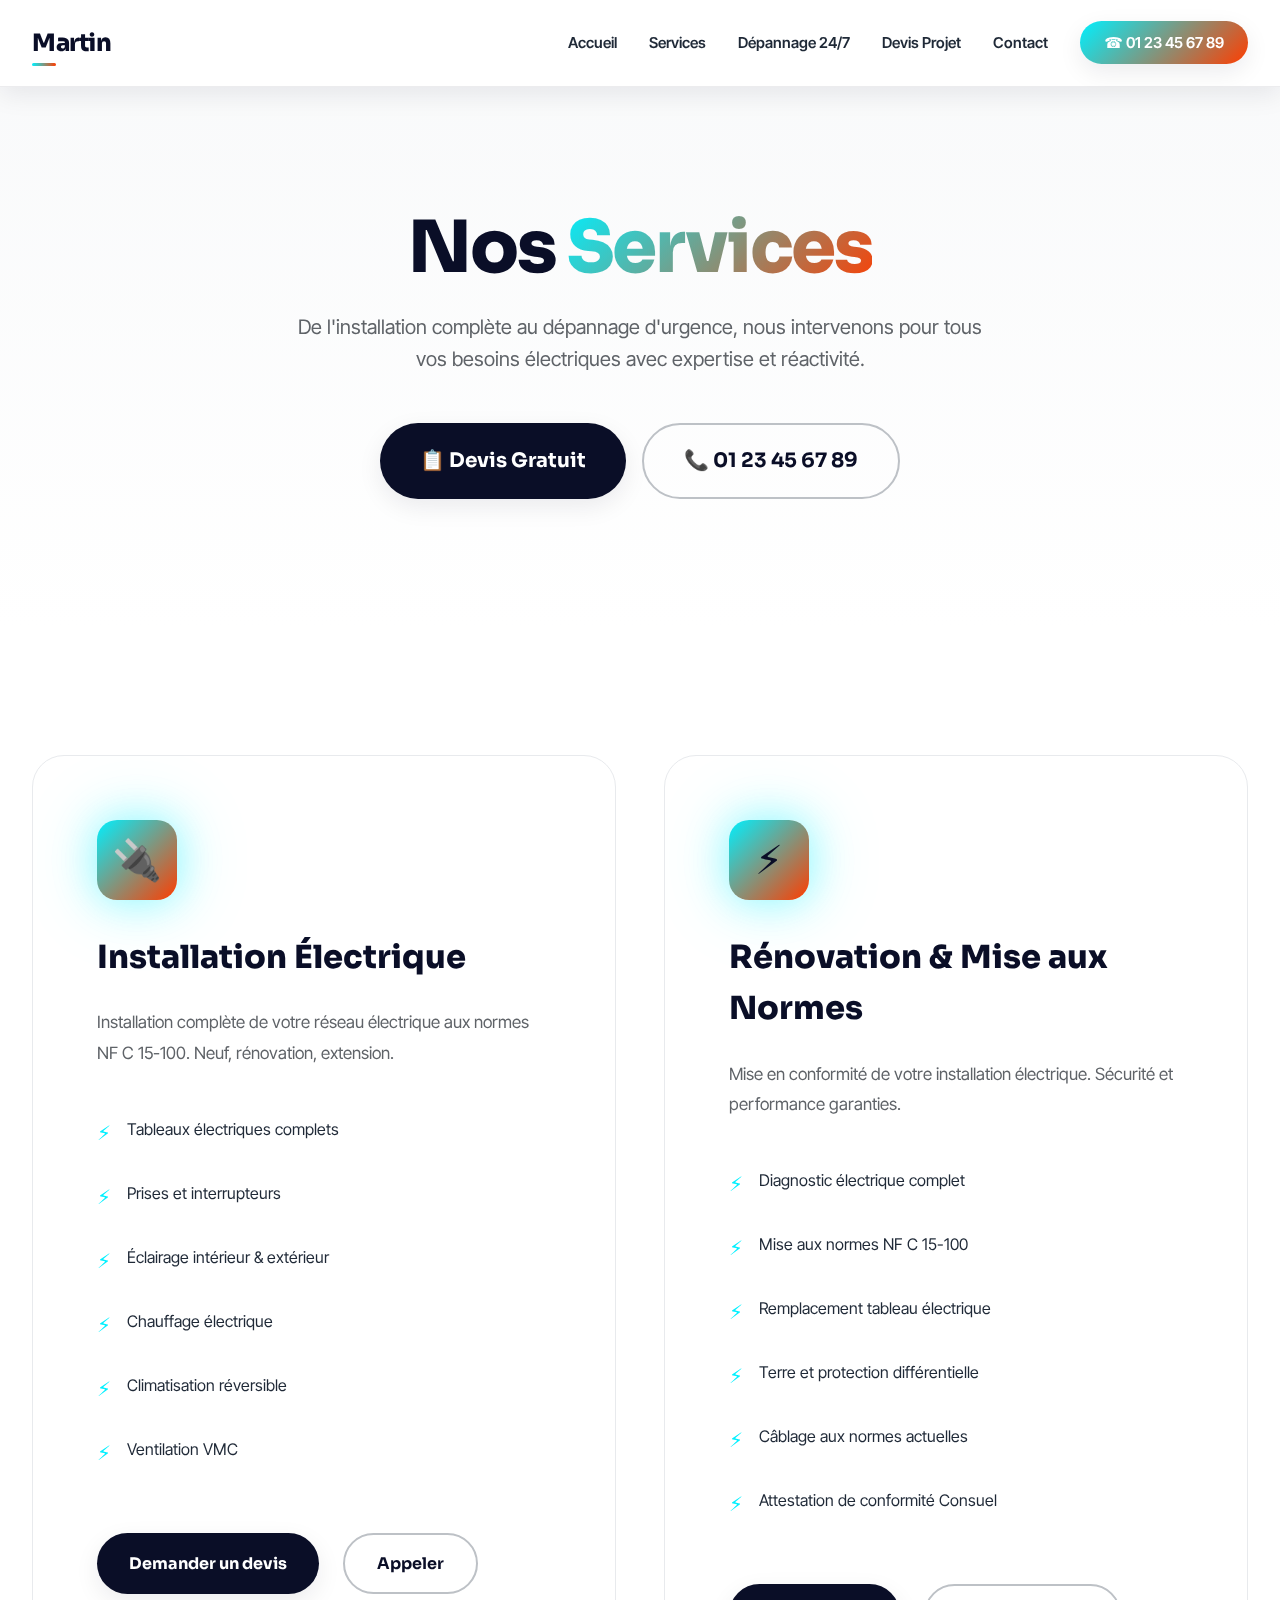
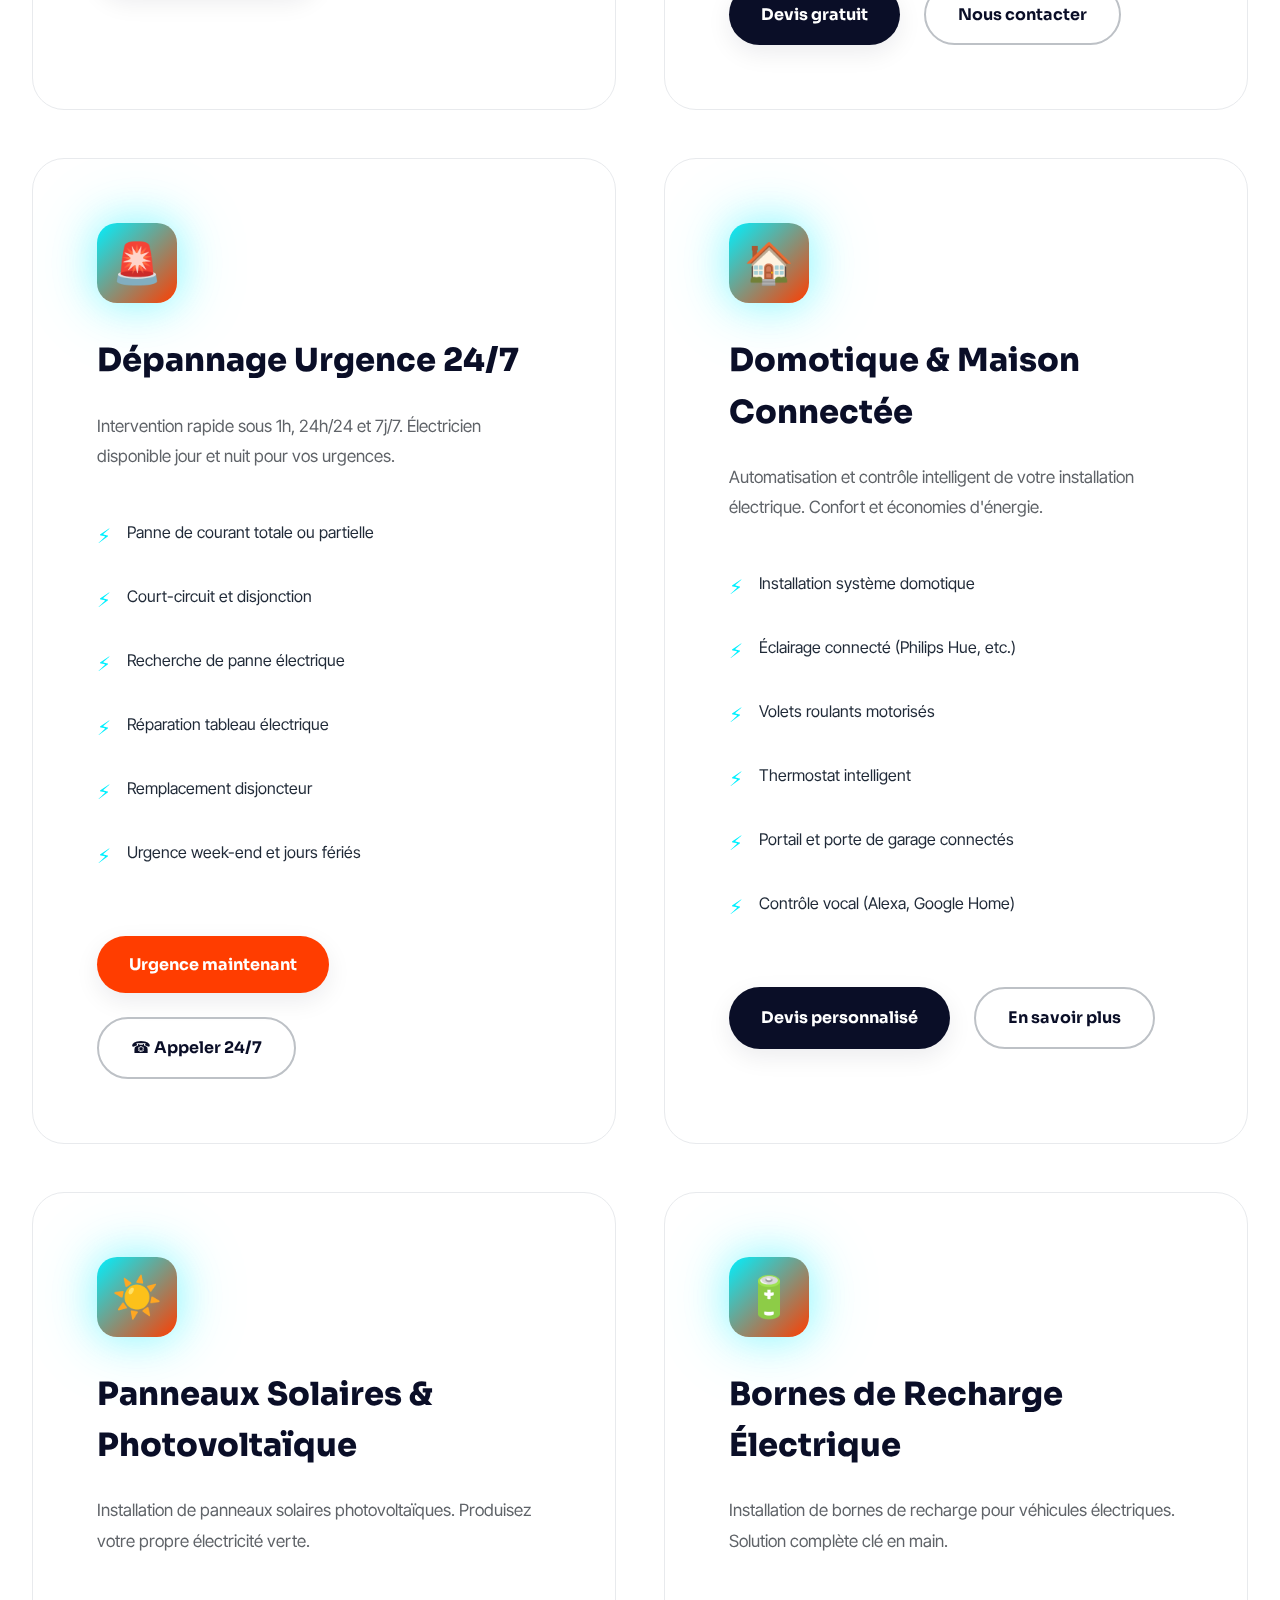
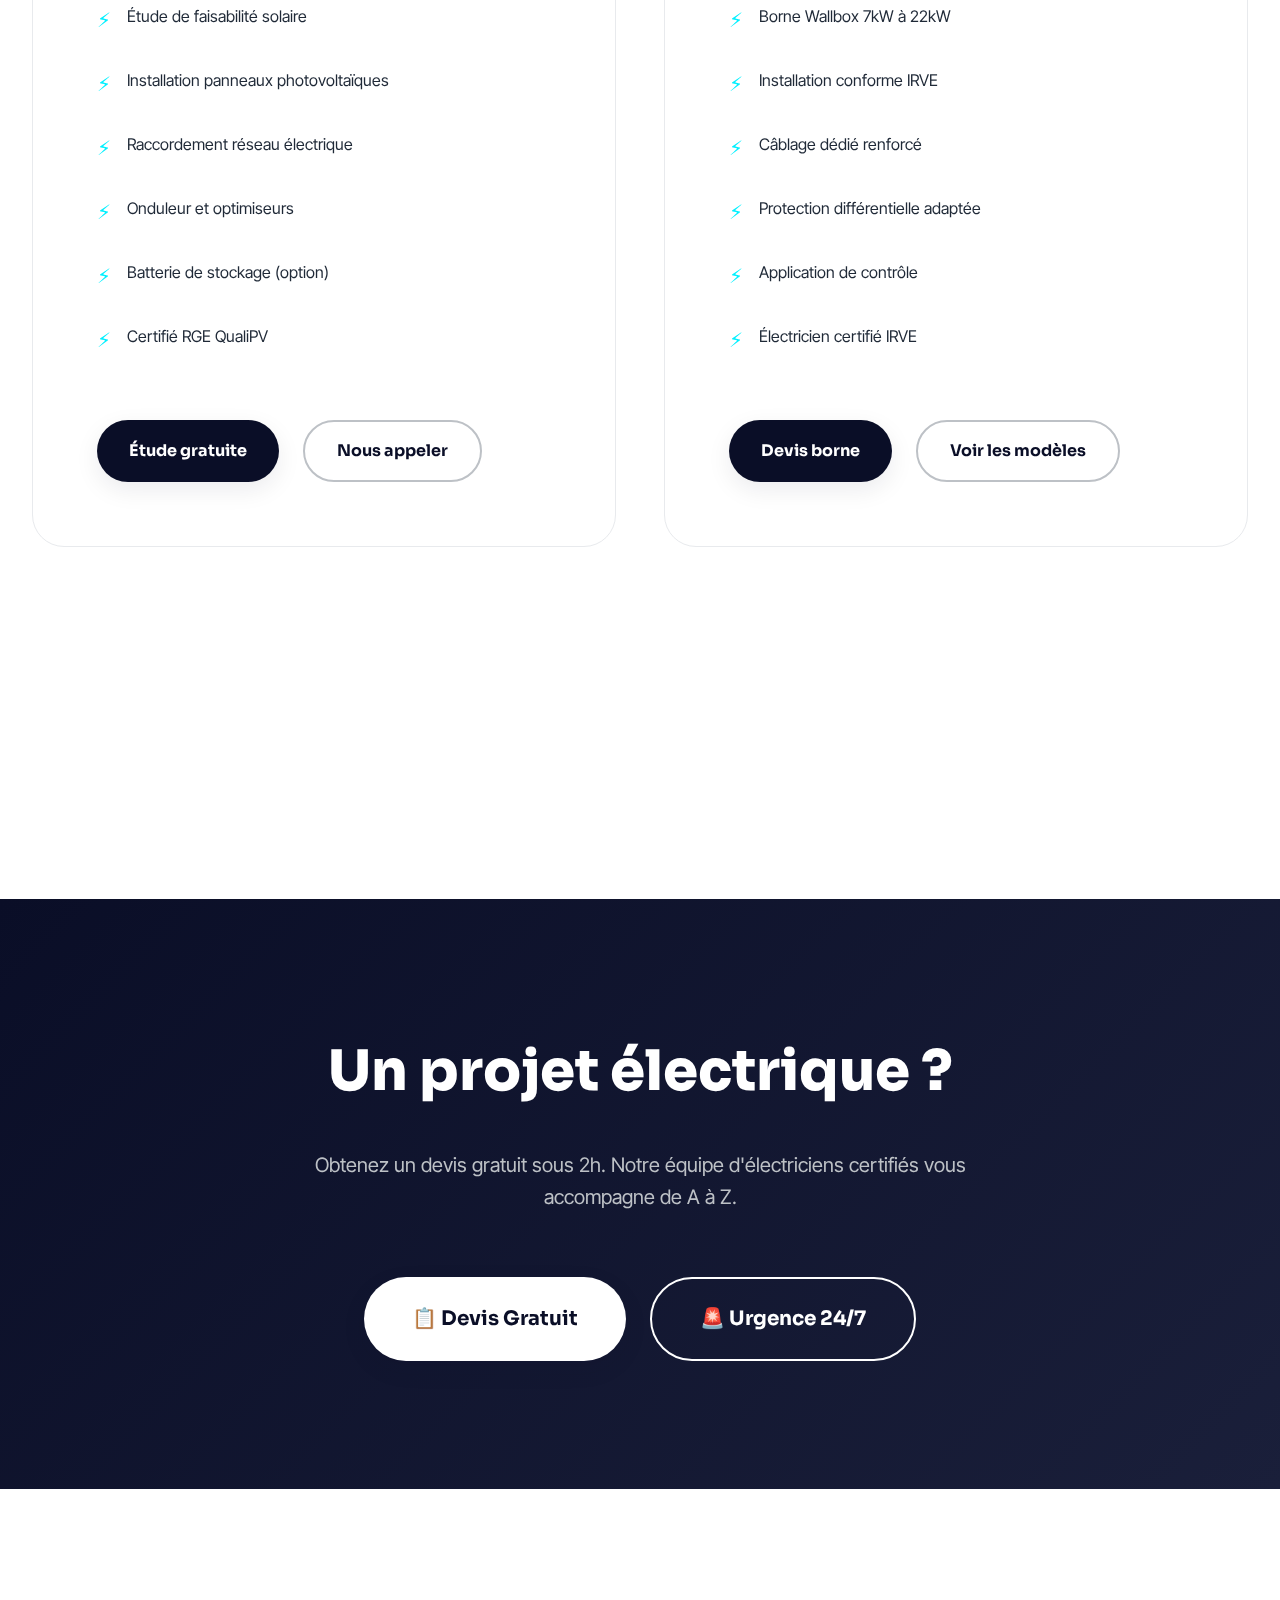
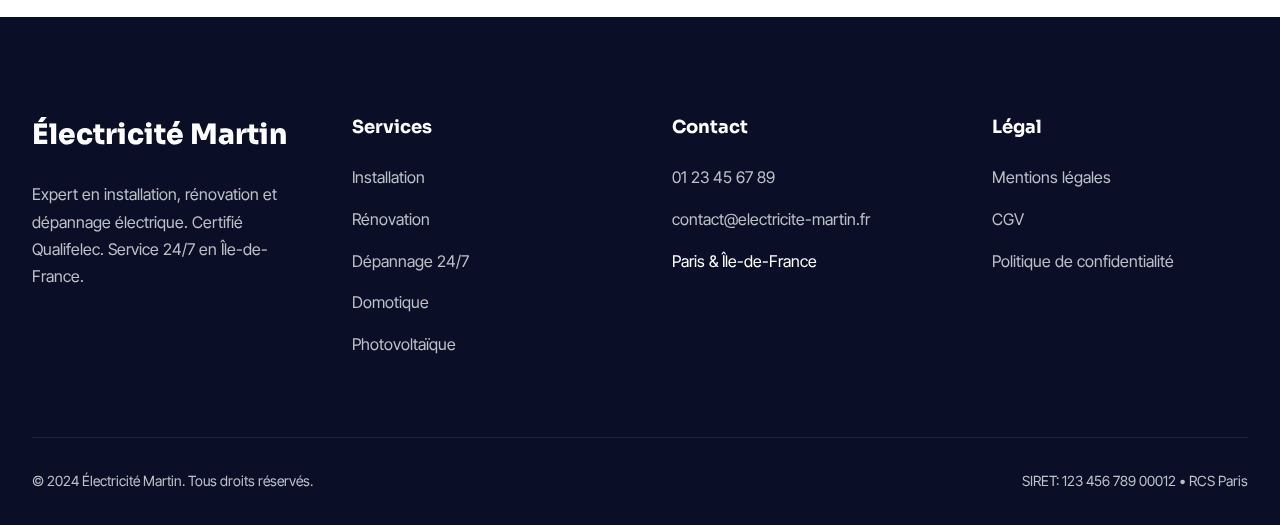
<file: services.html>
<!DOCTYPE html>
<html lang="fr">
<head>
    <meta charset="UTF-8">
    <meta name="viewport" content="width=device-width, initial-scale=1.0">
    <meta name="description" content="Services électriques professionnels - Installation, Rénovation, Dépannage 24/7, Domotique, Photovoltaïque, Bornes de recharge. Devis gratuit.">
    <title>Nos Services | Électricité Martin - Électricien Professionnel</title>

    <!-- Fonts -->
    <link rel="preconnect" href="https://fonts.googleapis.com">
    <link rel="preconnect" href="https://fonts.gstatic.com" crossorigin>
    <link href="https://fonts.googleapis.com/css2?family=Sora:wght@300;400;600;700;800&family=Inter+Tight:wght@400;500;600;700&display=swap" rel="stylesheet">

    <style>
        * {
            margin: 0;
            padding: 0;
            box-sizing: border-box;
        }

        :root {
            --midnight: #0A0E27;
            --electric: #00F0FF;
            --energy: #FF3D00;
            --accent: #FFD600;
            --surface: #F8F9FA;
            --white: #FFFFFF;
            --gray-100: #E8EAED;
            --gray-300: #BDC1C6;
            --gray-600: #5F6368;
            --gray-900: #1F2937;

            --font-display: 'Sora', system-ui, sans-serif;
            --font-body: 'Inter Tight', system-ui, sans-serif;

            --space-xs: 0.5rem;
            --space-sm: 1rem;
            --space-md: 1.5rem;
            --space-lg: 2rem;
            --space-xl: 3rem;
            --space-2xl: 4rem;
            --space-3xl: 6rem;
            --space-4xl: 8rem;

            --glow-electric: 0 0 40px rgba(0, 240, 255, 0.4), 0 0 80px rgba(0, 240, 255, 0.2);
            --shadow-sm: 0 2px 8px rgba(10, 14, 39, 0.04);
            --shadow-md: 0 8px 24px rgba(10, 14, 39, 0.08);
            --shadow-lg: 0 16px 48px rgba(10, 14, 39, 0.12);
            --shadow-xl: 0 24px 64px rgba(10, 14, 39, 0.16);

            --transition: all 0.4s cubic-bezier(0.4, 0, 0.2, 1);
            --transition-fast: all 0.2s cubic-bezier(0.4, 0, 0.2, 1);
        }

        html {
            scroll-behavior: smooth;
        }

        body {
            font-family: var(--font-body);
            background: var(--white);
            color: var(--midnight);
            line-height: 1.6;
            overflow-x: hidden;
        }

        /* Navigation */
        nav {
            position: fixed;
            top: 0;
            left: 0;
            right: 0;
            z-index: 1000;
            background: rgba(255, 255, 255, 0.95);
            backdrop-filter: blur(20px) saturate(180%);
            border-bottom: 1px solid rgba(10, 14, 39, 0.08);
            box-shadow: var(--shadow-md);
        }

        .nav-container {
            max-width: 1400px;
            margin: 0 auto;
            padding: var(--space-md) var(--space-lg);
            display: flex;
            justify-content: space-between;
            align-items: center;
        }

        .logo {
            font-family: var(--font-display);
            font-size: 1.5rem;
            font-weight: 800;
            color: var(--midnight);
            text-decoration: none;
            letter-spacing: -0.02em;
            position: relative;
        }

        .logo::after {
            content: '';
            position: absolute;
            bottom: -4px;
            left: 0;
            width: 30%;
            height: 3px;
            background: linear-gradient(90deg, var(--electric), var(--energy));
            border-radius: 2px;
        }

        .nav-links {
            display: flex;
            gap: var(--space-lg);
            align-items: center;
            list-style: none;
        }

        .nav-links a {
            font-size: 0.9375rem;
            font-weight: 600;
            color: var(--gray-900);
            text-decoration: none;
            transition: var(--transition-fast);
        }

        .nav-links a:hover {
            color: var(--electric);
        }

        .nav-cta {
            background: linear-gradient(135deg, var(--electric), var(--energy));
            color: var(--white) !important;
            padding: 0.75rem 1.5rem;
            border-radius: 100px;
            font-weight: 700;
            box-shadow: var(--shadow-md);
        }

        .nav-cta:hover {
            transform: translateY(-2px);
            box-shadow: var(--shadow-lg), var(--glow-electric);
        }

        /* Mobile menu */
        .mobile-toggle {
            display: none;
            flex-direction: column;
            gap: 6px;
            background: none;
            border: none;
            cursor: pointer;
            padding: 8px;
        }

        .mobile-toggle span {
            width: 24px;
            height: 2px;
            background: var(--midnight);
            border-radius: 2px;
        }

        /* Page Header */
        .page-header {
            padding: calc(80px + var(--space-4xl)) var(--space-lg) var(--space-4xl);
            background: linear-gradient(180deg, var(--surface) 0%, var(--white) 100%);
            text-align: center;
        }

        .page-header h1 {
            font-family: var(--font-display);
            font-size: clamp(2.5rem, 6vw, 4.5rem);
            font-weight: 800;
            line-height: 1.1;
            letter-spacing: -0.03em;
            margin-bottom: var(--space-md);
        }

        .gradient-text {
            background: linear-gradient(135deg, var(--electric), var(--energy));
            -webkit-background-clip: text;
            -webkit-text-fill-color: transparent;
            background-clip: text;
        }

        .page-header p {
            font-size: 1.25rem;
            color: var(--gray-600);
            max-width: 700px;
            margin: 0 auto var(--space-xl);
        }

        /* Services Grid */
        .services-section {
            padding: var(--space-4xl) var(--space-lg);
            max-width: 1400px;
            margin: 0 auto;
        }

        .services-grid {
            display: grid;
            grid-template-columns: repeat(auto-fit, minmax(380px, 1fr));
            gap: var(--space-xl);
            margin-bottom: var(--space-3xl);
        }

        .service-detailed {
            background: var(--white);
            border: 1px solid var(--gray-100);
            border-radius: 32px;
            padding: var(--space-2xl);
            transition: var(--transition);
            position: relative;
            overflow: hidden;
        }

        .service-detailed::before {
            content: '';
            position: absolute;
            top: 0;
            left: 0;
            right: 0;
            height: 5px;
            background: linear-gradient(90deg, var(--electric), var(--energy));
            transform: scaleX(0);
            transition: transform 0.6s cubic-bezier(0.4, 0, 0.2, 1);
        }

        .service-detailed:hover::before {
            transform: scaleX(1);
        }

        .service-detailed:hover {
            transform: translateY(-8px);
            box-shadow: var(--shadow-xl);
            border-color: var(--electric);
        }

        .service-icon {
            width: 80px;
            height: 80px;
            background: linear-gradient(135deg, var(--electric), var(--energy));
            border-radius: 20px;
            display: flex;
            align-items: center;
            justify-content: center;
            font-size: 2.5rem;
            margin-bottom: var(--space-lg);
            box-shadow: var(--glow-electric);
        }

        .service-detailed h3 {
            font-family: var(--font-display);
            font-size: 2rem;
            font-weight: 800;
            margin-bottom: var(--space-md);
            color: var(--midnight);
        }

        .service-detailed p {
            color: var(--gray-600);
            margin-bottom: var(--space-lg);
            line-height: 1.8;
            font-size: 1.0625rem;
        }

        .service-features {
            list-style: none;
            margin-bottom: var(--space-xl);
        }

        .service-features li {
            display: flex;
            align-items: flex-start;
            gap: var(--space-sm);
            padding: var(--space-sm) 0;
            color: var(--gray-900);
        }

        .service-features li::before {
            content: '⚡';
            color: var(--electric);
            font-size: 1.25rem;
            flex-shrink: 0;
        }

        .cta-group {
            display: flex;
            gap: var(--space-md);
            flex-wrap: wrap;
        }

        .btn-primary {
            display: inline-flex;
            align-items: center;
            gap: var(--space-sm);
            background: var(--midnight);
            color: var(--white);
            padding: 1rem 2rem;
            border-radius: 100px;
            font-family: var(--font-display);
            font-size: 1rem;
            font-weight: 700;
            text-decoration: none;
            transition: var(--transition);
            box-shadow: var(--shadow-md);
        }

        .btn-primary:hover {
            transform: translateY(-4px);
            box-shadow: var(--shadow-lg), var(--glow-electric);
        }

        .btn-secondary {
            display: inline-flex;
            align-items: center;
            gap: var(--space-sm);
            background: transparent;
            color: var(--midnight);
            padding: 1rem 2rem;
            border-radius: 100px;
            font-family: var(--font-display);
            font-size: 1rem;
            font-weight: 700;
            text-decoration: none;
            border: 2px solid var(--gray-300);
            transition: var(--transition);
        }

        .btn-secondary:hover {
            border-color: var(--electric);
            color: var(--electric);
            transform: translateY(-4px);
        }

        /* CTA Banner */
        .cta-banner {
            background: linear-gradient(135deg, var(--midnight) 0%, #1a1f3a 100%);
            color: var(--white);
            padding: var(--space-4xl) var(--space-lg);
            text-align: center;
            margin: var(--space-4xl) 0;
        }

        .cta-banner h2 {
            font-family: var(--font-display);
            font-size: clamp(2rem, 5vw, 3.5rem);
            font-weight: 800;
            margin-bottom: var(--space-lg);
        }

        .cta-banner p {
            font-size: 1.25rem;
            color: var(--gray-300);
            margin-bottom: var(--space-2xl);
            max-width: 700px;
            margin-left: auto;
            margin-right: auto;
        }

        /* Footer */
        footer {
            background: var(--midnight);
            color: var(--white);
            padding: var(--space-3xl) var(--space-lg) var(--space-lg);
        }

        .footer-container {
            max-width: 1400px;
            margin: 0 auto;
            display: grid;
            grid-template-columns: repeat(auto-fit, minmax(250px, 1fr));
            gap: var(--space-2xl);
            margin-bottom: var(--space-2xl);
        }

        .footer-brand h3 {
            font-family: var(--font-display);
            font-size: 1.75rem;
            font-weight: 800;
            margin-bottom: var(--space-md);
        }

        .footer-brand p {
            color: var(--gray-300);
            line-height: 1.7;
        }

        .footer-section h4 {
            font-family: var(--font-display);
            font-size: 1.125rem;
            font-weight: 700;
            margin-bottom: var(--space-md);
        }

        .footer-section ul {
            list-style: none;
        }

        .footer-section li {
            margin-bottom: var(--space-sm);
        }

        .footer-section a {
            color: var(--gray-300);
            text-decoration: none;
            transition: var(--transition-fast);
        }

        .footer-section a:hover {
            color: var(--electric);
        }

        .footer-bottom {
            max-width: 1400px;
            margin: 0 auto;
            padding-top: var(--space-lg);
            border-top: 1px solid rgba(255, 255, 255, 0.1);
            display: flex;
            justify-content: space-between;
            align-items: center;
            flex-wrap: wrap;
            gap: var(--space-md);
        }

        .footer-bottom p {
            color: var(--gray-300);
            font-size: 0.875rem;
        }

        /* Responsive */
        @media (max-width: 768px) {
            .mobile-toggle {
                display: flex;
            }

            .nav-links {
                position: absolute;
                top: 100%;
                left: 0;
                right: 0;
                background: rgba(255, 255, 255, 0.98);
                backdrop-filter: blur(20px);
                flex-direction: column;
                align-items: stretch;
                padding: var(--space-lg);
                gap: var(--space-sm);
                box-shadow: var(--shadow-lg);
                transform: translateY(-100%);
                opacity: 0;
                pointer-events: none;
                transition: var(--transition);
            }

            .nav-links.active {
                transform: translateY(0);
                opacity: 1;
                pointer-events: all;
            }

            .nav-links a {
                padding: var(--space-sm);
            }

            .services-grid {
                grid-template-columns: 1fr;
            }

            .cta-group {
                flex-direction: column;
            }

            .btn-primary,
            .btn-secondary {
                width: 100%;
                justify-content: center;
            }

            .footer-bottom {
                flex-direction: column;
                text-align: center;
            }
        }
    </style>
</head>
<body>
    <!-- Navigation -->
    <nav>
        <div class="nav-container">
            <a href="index.html" class="logo">Martin</a>
            <button class="mobile-toggle" aria-label="Menu">
                <span></span>
                <span></span>
                <span></span>
            </button>
            <ul class="nav-links">
                <li><a href="index.html">Accueil</a></li>
                <li><a href="services.html">Services</a></li>
                <li><a href="depannage.html">Dépannage 24/7</a></li>
                <li><a href="projets.html">Devis Projet</a></li>
                <li><a href="contact.html">Contact</a></li>
                <li><a href="tel:0123456789" class="nav-cta">☎ 01 23 45 67 89</a></li>
            </ul>
        </div>
    </nav>

    <!-- Page Header -->
    <header class="page-header">
        <h1>Nos <span class="gradient-text">Services</span></h1>
        <p>De l'installation complète au dépannage d'urgence, nous intervenons pour tous vos besoins électriques avec expertise et réactivité.</p>
        <div style="display: flex; gap: 1rem; justify-content: center; flex-wrap: wrap;">
            <a href="projets.html" class="btn-primary" style="font-size: 1.25rem; padding: 1.25rem 2.5rem;">
                <span>📋 Devis Gratuit</span>
            </a>
            <a href="tel:0123456789" class="btn-secondary" style="font-size: 1.25rem; padding: 1.25rem 2.5rem;">
                <span>📞 01 23 45 67 89</span>
            </a>
        </div>
    </header>

    <!-- Services Section -->
    <section class="services-section">
        <div class="services-grid">
            <!-- Installation -->
            <article class="service-detailed">
                <div class="service-icon">🔌</div>
                <h3>Installation Électrique</h3>
                <p>Installation complète de votre réseau électrique aux normes NF C 15-100. Neuf, rénovation, extension.</p>
                <ul class="service-features">
                    <li>Tableaux électriques complets</li>
                    <li>Prises et interrupteurs</li>
                    <li>Éclairage intérieur & extérieur</li>
                    <li>Chauffage électrique</li>
                    <li>Climatisation réversible</li>
                    <li>Ventilation VMC</li>
                </ul>
                <div class="cta-group">
                    <a href="projets.html" class="btn-primary">Demander un devis</a>
                    <a href="tel:0123456789" class="btn-secondary">Appeler</a>
                </div>
            </article>

            <!-- Rénovation -->
            <article class="service-detailed">
                <div class="service-icon">⚡</div>
                <h3>Rénovation & Mise aux Normes</h3>
                <p>Mise en conformité de votre installation électrique. Sécurité et performance garanties.</p>
                <ul class="service-features">
                    <li>Diagnostic électrique complet</li>
                    <li>Mise aux normes NF C 15-100</li>
                    <li>Remplacement tableau électrique</li>
                    <li>Terre et protection différentielle</li>
                    <li>Câblage aux normes actuelles</li>
                    <li>Attestation de conformité Consuel</li>
                </ul>
                <div class="cta-group">
                    <a href="projets.html" class="btn-primary">Devis gratuit</a>
                    <a href="contact.html" class="btn-secondary">Nous contacter</a>
                </div>
            </article>

            <!-- Dépannage -->
            <article class="service-detailed">
                <div class="service-icon">🚨</div>
                <h3>Dépannage Urgence 24/7</h3>
                <p>Intervention rapide sous 1h, 24h/24 et 7j/7. Électricien disponible jour et nuit pour vos urgences.</p>
                <ul class="service-features">
                    <li>Panne de courant totale ou partielle</li>
                    <li>Court-circuit et disjonction</li>
                    <li>Recherche de panne électrique</li>
                    <li>Réparation tableau électrique</li>
                    <li>Remplacement disjoncteur</li>
                    <li>Urgence week-end et jours fériés</li>
                </ul>
                <div class="cta-group">
                    <a href="depannage.html" class="btn-primary" style="background: var(--energy);">Urgence maintenant</a>
                    <a href="tel:0123456789" class="btn-secondary">☎ Appeler 24/7</a>
                </div>
            </article>

            <!-- Domotique -->
            <article class="service-detailed">
                <div class="service-icon">🏠</div>
                <h3>Domotique & Maison Connectée</h3>
                <p>Automatisation et contrôle intelligent de votre installation électrique. Confort et économies d'énergie.</p>
                <ul class="service-features">
                    <li>Installation système domotique</li>
                    <li>Éclairage connecté (Philips Hue, etc.)</li>
                    <li>Volets roulants motorisés</li>
                    <li>Thermostat intelligent</li>
                    <li>Portail et porte de garage connectés</li>
                    <li>Contrôle vocal (Alexa, Google Home)</li>
                </ul>
                <div class="cta-group">
                    <a href="projets.html" class="btn-primary">Devis personnalisé</a>
                    <a href="contact.html" class="btn-secondary">En savoir plus</a>
                </div>
            </article>

            <!-- Photovoltaïque -->
            <article class="service-detailed">
                <div class="service-icon">☀️</div>
                <h3>Panneaux Solaires & Photovoltaïque</h3>
                <p>Installation de panneaux solaires photovoltaïques. Produisez votre propre électricité verte.</p>
                <ul class="service-features">
                    <li>Étude de faisabilité solaire</li>
                    <li>Installation panneaux photovoltaïques</li>
                    <li>Raccordement réseau électrique</li>
                    <li>Onduleur et optimiseurs</li>
                    <li>Batterie de stockage (option)</li>
                    <li>Certifié RGE QualiPV</li>
                </ul>
                <div class="cta-group">
                    <a href="projets.html" class="btn-primary">Étude gratuite</a>
                    <a href="tel:0123456789" class="btn-secondary">Nous appeler</a>
                </div>
            </article>

            <!-- Bornes recharge -->
            <article class="service-detailed">
                <div class="service-icon">🔋</div>
                <h3>Bornes de Recharge Électrique</h3>
                <p>Installation de bornes de recharge pour véhicules électriques. Solution complète clé en main.</p>
                <ul class="service-features">
                    <li>Borne Wallbox 7kW à 22kW</li>
                    <li>Installation conforme IRVE</li>
                    <li>Câblage dédié renforcé</li>
                    <li>Protection différentielle adaptée</li>
                    <li>Application de contrôle</li>
                    <li>Électricien certifié IRVE</li>
                </ul>
                <div class="cta-group">
                    <a href="projets.html" class="btn-primary">Devis borne</a>
                    <a href="contact.html" class="btn-secondary">Voir les modèles</a>
                </div>
            </article>
        </div>
    </section>

    <!-- CTA Banner -->
    <section class="cta-banner">
        <h2>Un projet électrique ?</h2>
        <p>Obtenez un devis gratuit sous 2h. Notre équipe d'électriciens certifiés vous accompagne de A à Z.</p>
        <div style="display: flex; gap: 1.5rem; justify-content: center; flex-wrap: wrap;">
            <a href="projets.html" class="btn-primary" style="background: var(--white); color: var(--midnight); font-size: 1.25rem; padding: 1.5rem 3rem;">
                <span>📋 Devis Gratuit</span>
            </a>
            <a href="depannage.html" class="btn-secondary" style="border-color: var(--white); color: var(--white); font-size: 1.25rem; padding: 1.5rem 3rem;">
                <span>🚨 Urgence 24/7</span>
            </a>
        </div>
    </section>

    <!-- Footer -->
    <footer>
        <div class="footer-container">
            <div class="footer-brand">
                <h3>Électricité Martin</h3>
                <p>Expert en installation, rénovation et dépannage électrique. Certifié Qualifelec. Service 24/7 en Île-de-France.</p>
            </div>
            <div class="footer-section">
                <h4>Services</h4>
                <ul>
                    <li><a href="services.html">Installation</a></li>
                    <li><a href="services.html">Rénovation</a></li>
                    <li><a href="services.html">Dépannage 24/7</a></li>
                    <li><a href="services.html">Domotique</a></li>
                    <li><a href="services.html">Photovoltaïque</a></li>
                </ul>
            </div>
            <div class="footer-section">
                <h4>Contact</h4>
                <ul>
                    <li><a href="tel:0123456789">01 23 45 67 89</a></li>
                    <li><a href="mailto:contact@electricite-martin.fr">contact@electricite-martin.fr</a></li>
                    <li>Paris & Île-de-France</li>
                </ul>
            </div>
            <div class="footer-section">
                <h4>Légal</h4>
                <ul>
                    <li><a href="#">Mentions légales</a></li>
                    <li><a href="#">CGV</a></li>
                    <li><a href="#">Politique de confidentialité</a></li>
                </ul>
            </div>
        </div>
        <div class="footer-bottom">
            <p>&copy; 2024 Électricité Martin. Tous droits réservés.</p>
            <p>SIRET: 123 456 789 00012 • RCS Paris</p>
        </div>
    </footer>

    <script>
        // Mobile menu toggle
        document.querySelector('.mobile-toggle').addEventListener('click', function() {
            document.querySelector('.nav-links').classList.toggle('active');
        });
    </script>
</body>
</html>
</file>
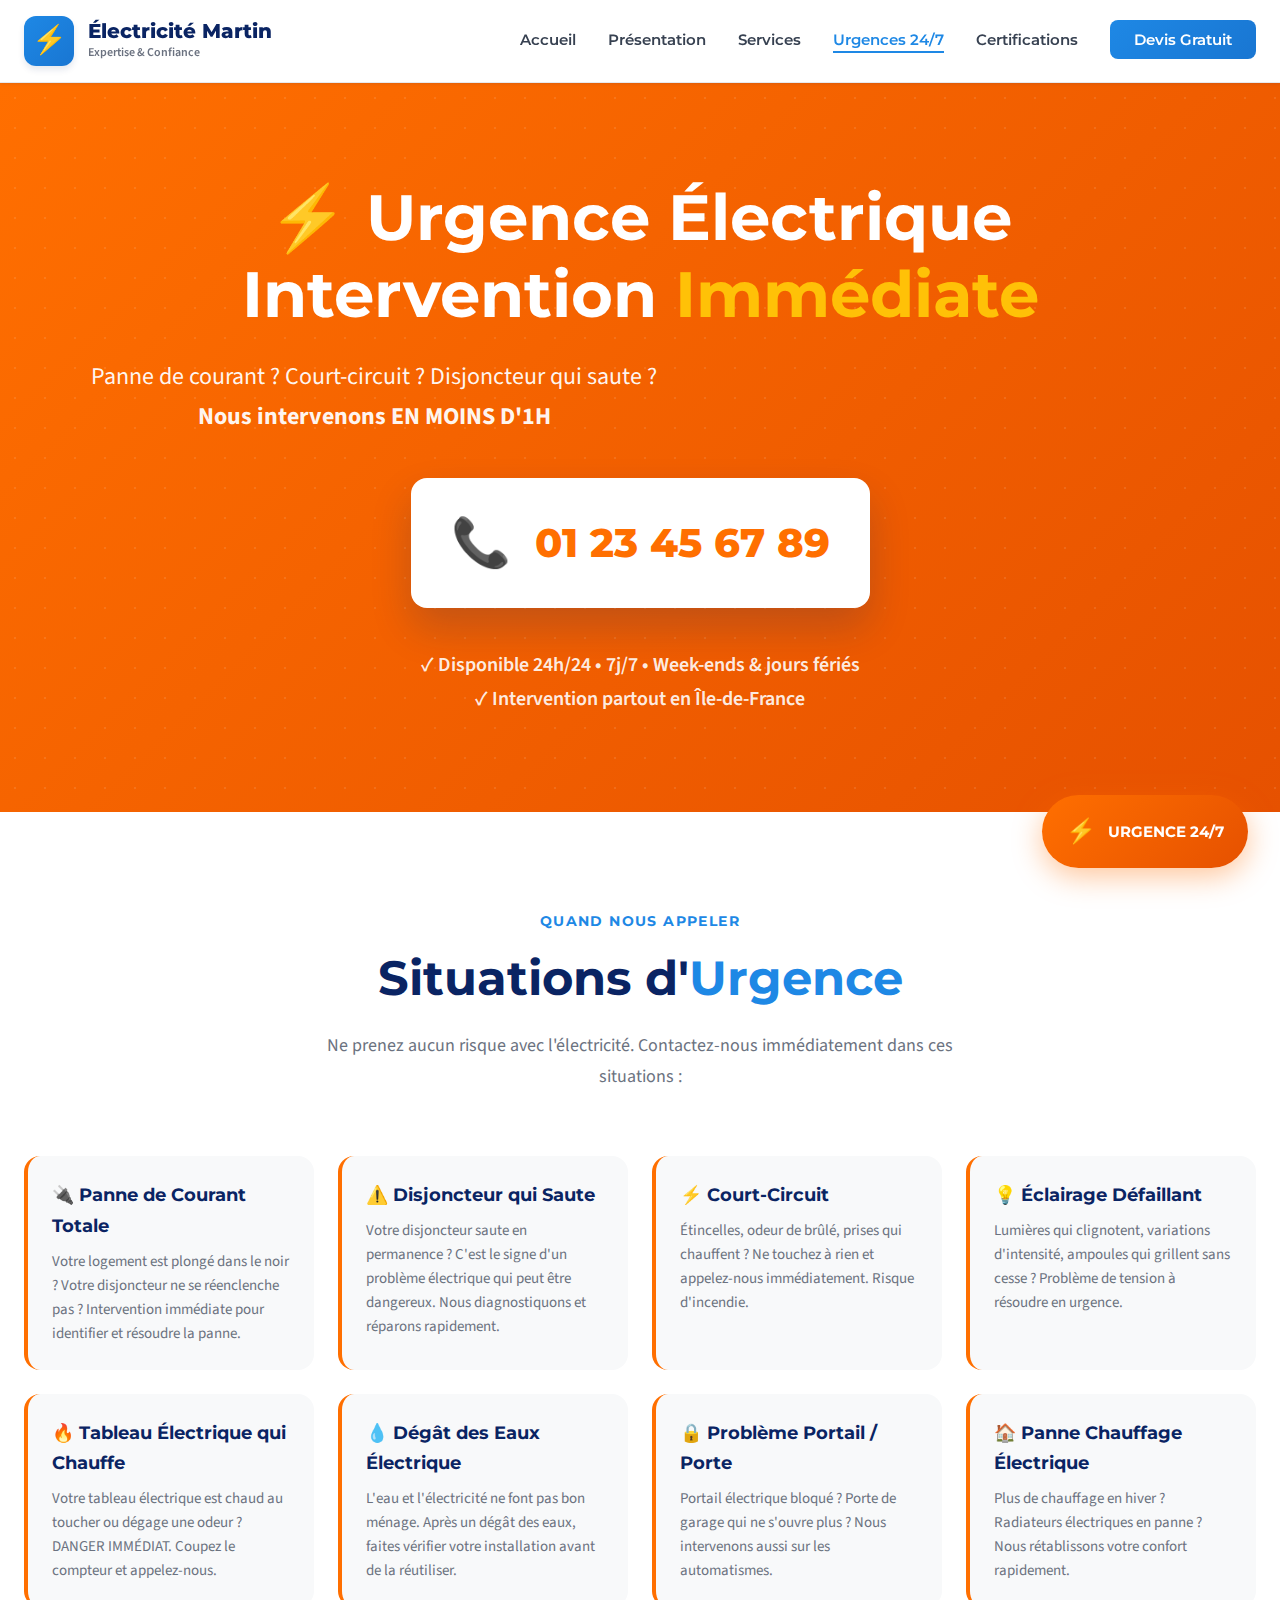
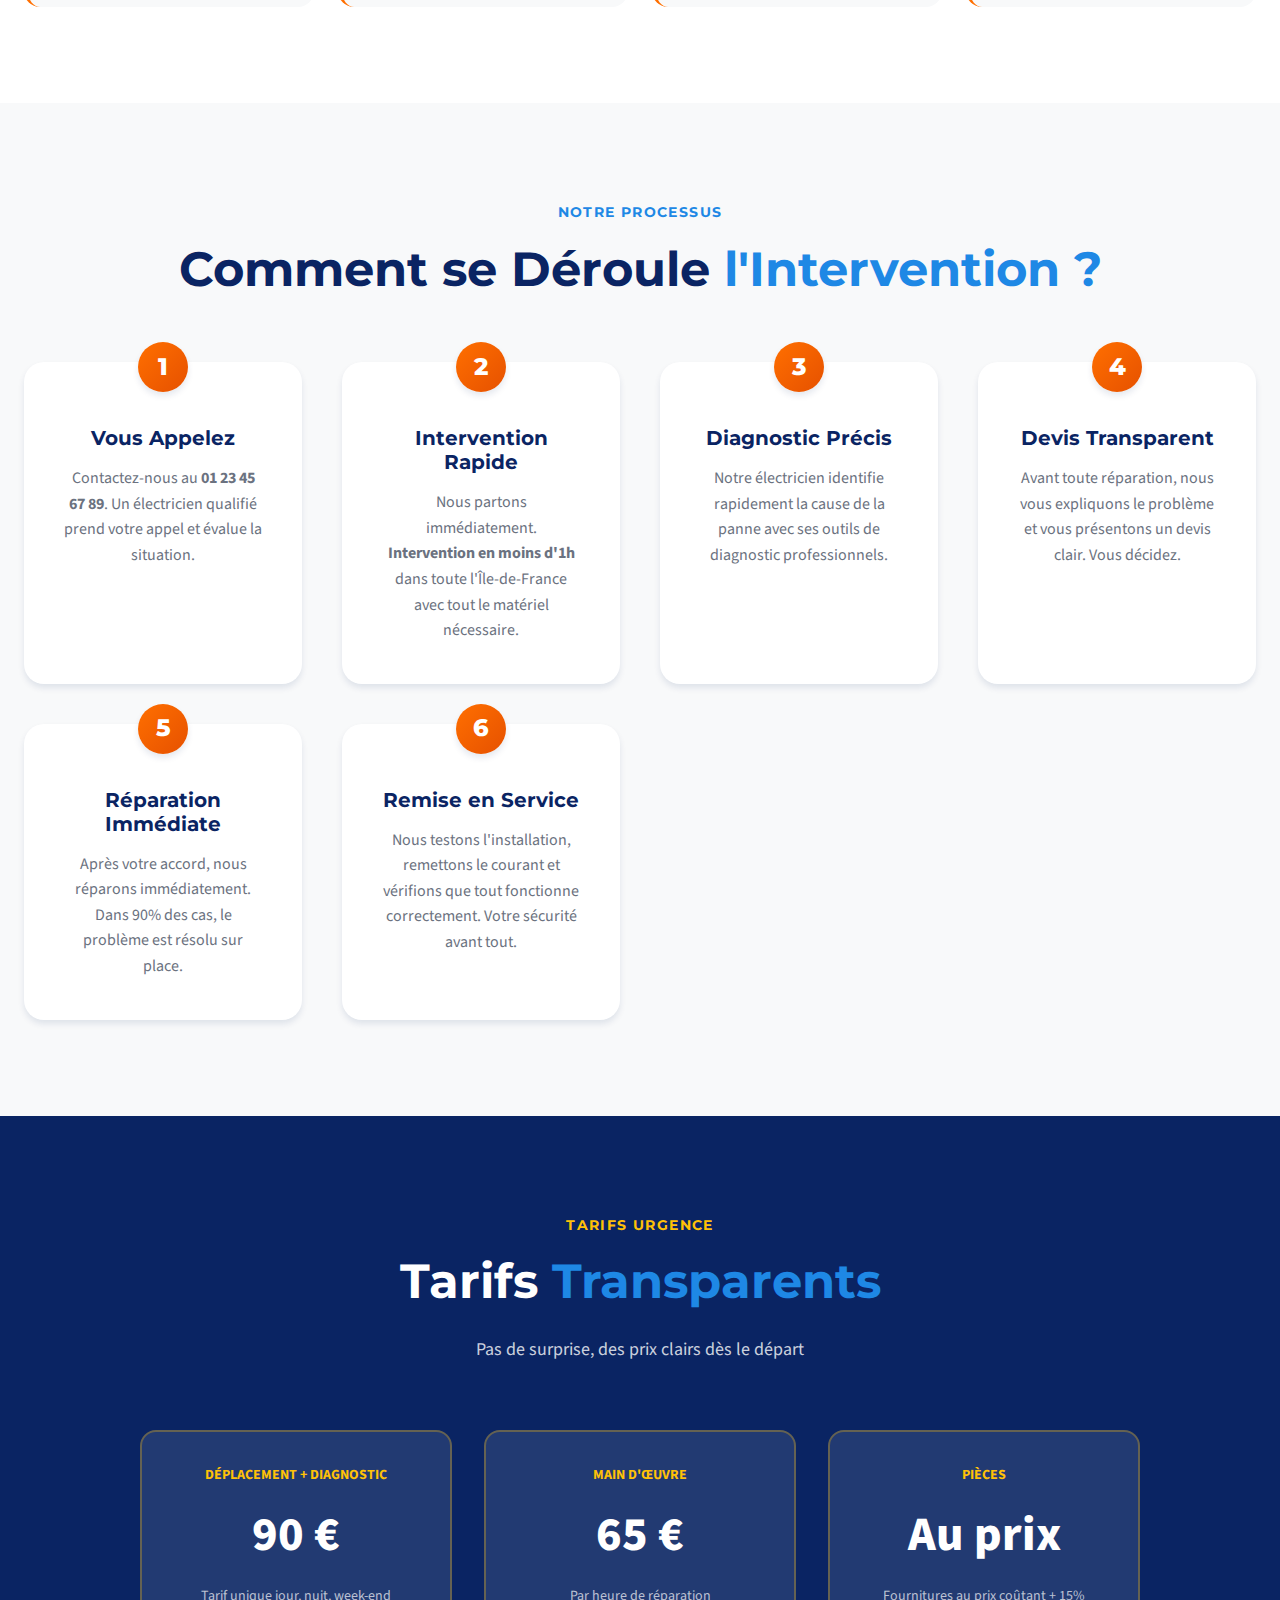
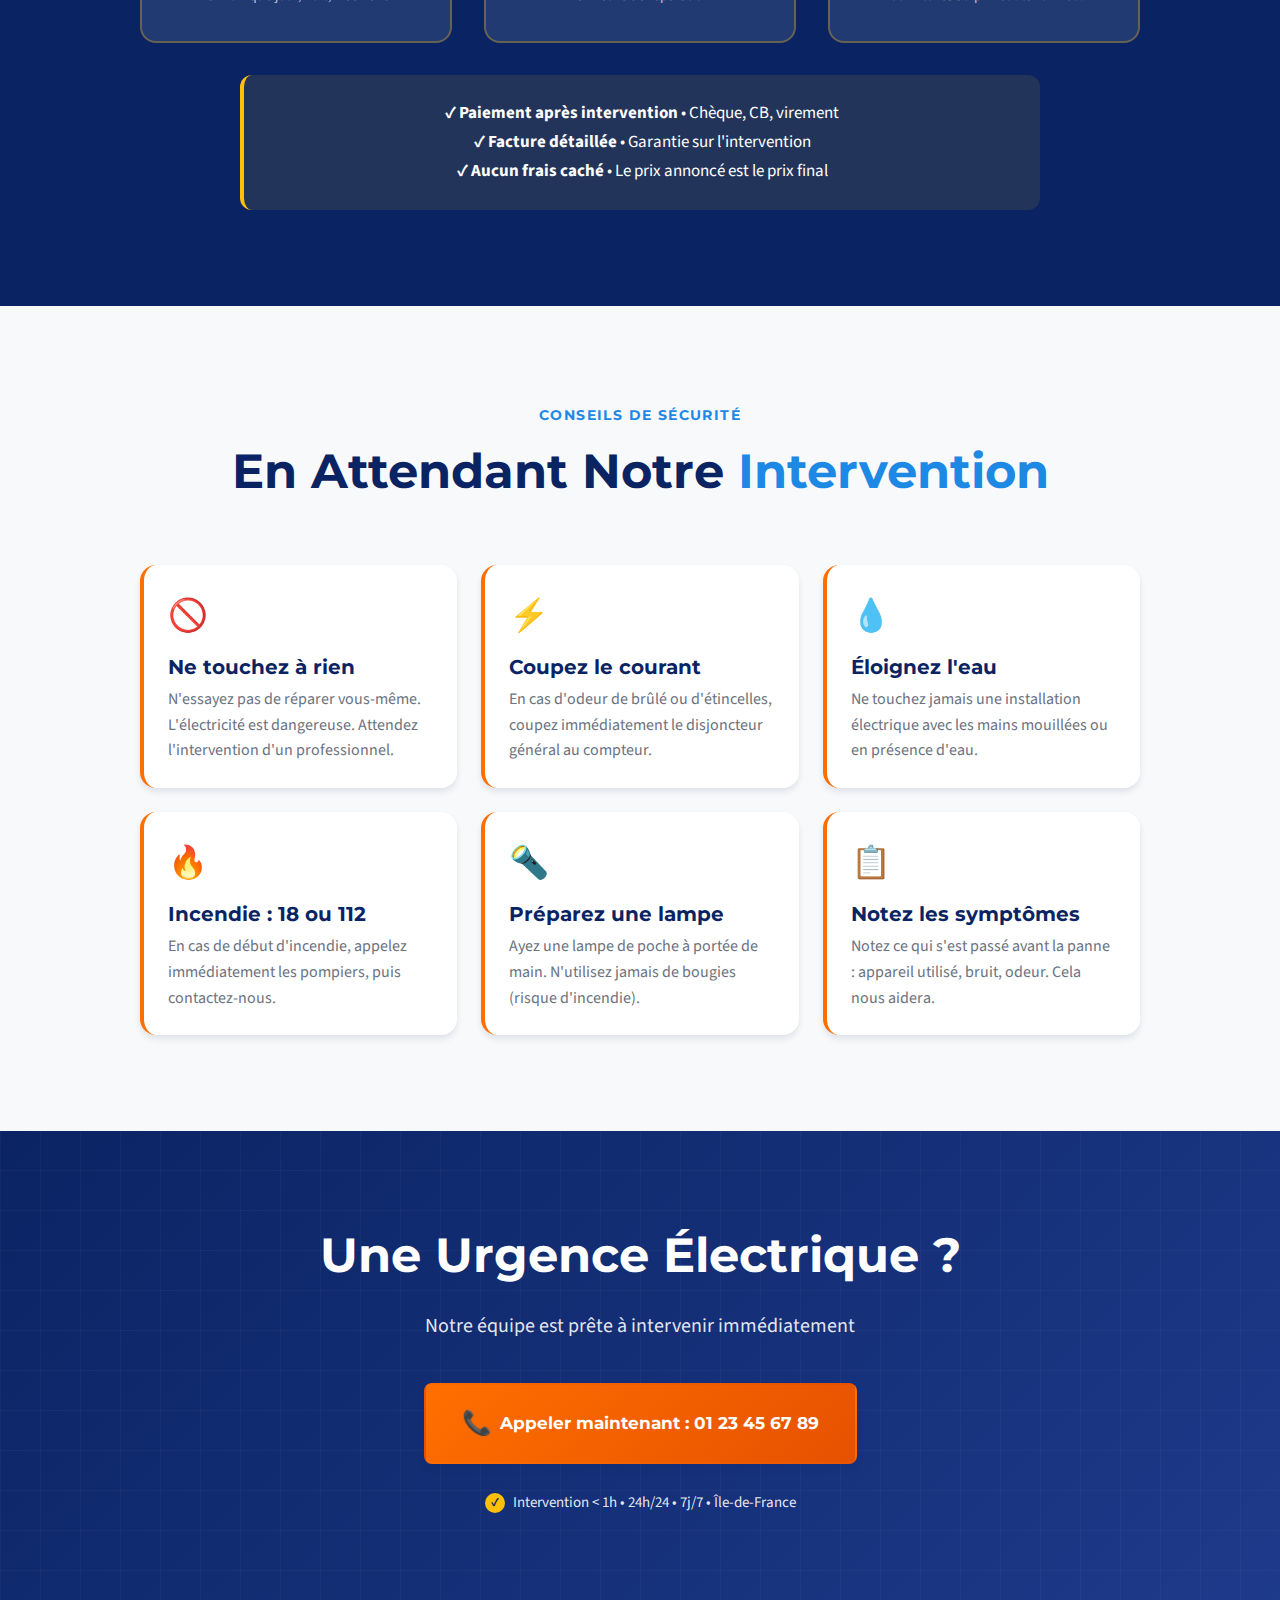
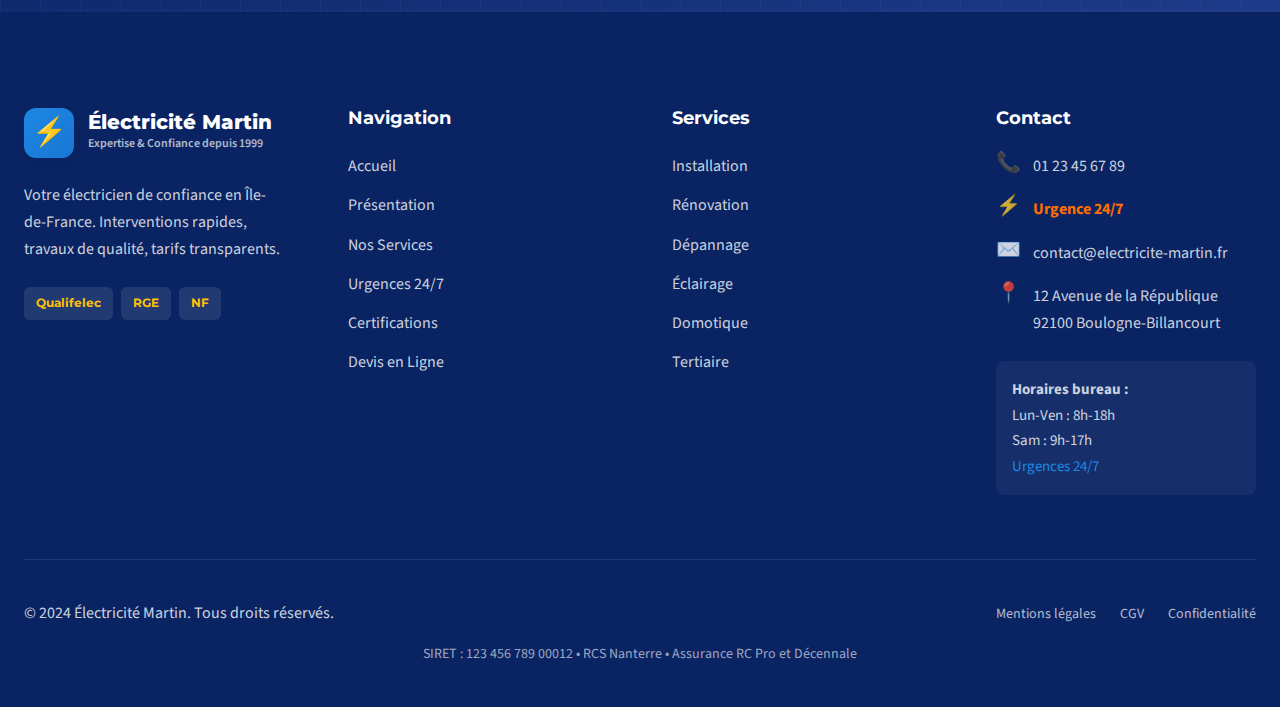
<file: urgences.html>
<!DOCTYPE html>
<html lang="fr">
<head>
    <meta charset="UTF-8">
    <meta name="viewport" content="width=device-width, initial-scale=1.0">
    <title>Urgences 24/7 - Électricité Martin | Dépannage Électrique Rapide</title>
    <meta name="description" content="Panne électrique ? Intervention d'urgence en moins d'1h, 24h/24, 7j/7. Dépannage électrique rapide et professionnel partout en Île-de-France.">
    <link rel="stylesheet" href="styles.css">
    <link rel="stylesheet" href="pages-styles.css">
    <link rel="preconnect" href="https://fonts.googleapis.com">
    <link rel="preconnect" href="https://fonts.gstatic.com" crossorigin>
    <link href="https://fonts.googleapis.com/css2?family=Montserrat:wght@600;700;800&family=Source+Sans+Pro:wght@400;600;700&display=swap" rel="stylesheet">
</head>
<body>
    <a href="#appel" class="urgence-sticky" aria-label="Urgence 24/7">
        <span class="urgence-icon">⚡</span>
        <span class="urgence-text">URGENCE 24/7</span>
    </a>

    <nav class="navbar">
        <div class="container">
            <div class="nav-content">
                <a href="index.html" class="logo">
                    <div class="logo-icon">⚡</div>
                    <div class="logo-text">
                        <span class="logo-name">Électricité Martin</span>
                        <span class="logo-tagline">Expertise & Confiance</span>
                    </div>
                </a>
                <button class="mobile-menu-toggle" aria-label="Menu" id="mobileMenuToggle">
                    <span></span><span></span><span></span>
                </button>
                <ul class="nav-menu" id="navMenu">
                    <li><a href="index.html">Accueil</a></li>
                    <li><a href="presentation.html">Présentation</a></li>
                    <li><a href="services.html">Services</a></li>
                    <li><a href="urgences.html" class="active">Urgences 24/7</a></li>
                    <li><a href="certifications.html">Certifications</a></li>
                    <li><a href="devis.html" class="btn-nav">Devis Gratuit</a></li>
                </ul>
            </div>
        </div>
    </nav>

    <section class="urgences-hero" id="appel">
        <div class="container">
            <h1 class="page-title">⚡ Urgence Électrique<br>Intervention <span style="color: #FFC107;">Immédiate</span></h1>
            <p class="page-subtitle" style="color: rgba(255, 255, 255, 0.95); font-size: 1.5rem;">
                Panne de courant ? Court-circuit ? Disjoncteur qui saute ?<br>
                <strong>Nous intervenons EN MOINS D'1H</strong>
            </p>

            <a href="tel:0123456789" class="urgence-phone">
                <span class="urgence-phone-icon">📞</span>
                <span>01 23 45 67 89</span>
            </a>

            <p class="urgence-availability">
                ✓ Disponible 24h/24 • 7j/7 • Week-ends & jours fériés<br>
                ✓ Intervention partout en Île-de-France
            </p>
        </div>
    </section>

    <section class="urgences-when">
        <div class="container">
            <div class="section-header centered">
                <span class="section-tag">Quand Nous Appeler</span>
                <h2 class="section-title">Situations d'<span class="highlight">Urgence</span></h2>
                <p class="section-subtitle">Ne prenez aucun risque avec l'électricité. Contactez-nous immédiatement dans ces situations :</p>
            </div>

            <div class="urgence-situations">
                <div class="situation-card">
                    <div class="situation-title">🔌 Panne de Courant Totale</div>
                    <p class="situation-desc">Votre logement est plongé dans le noir ? Votre disjoncteur ne se réenclenche pas ? Intervention immédiate pour identifier et résoudre la panne.</p>
                </div>

                <div class="situation-card">
                    <div class="situation-title">⚠️ Disjoncteur qui Saute</div>
                    <p class="situation-desc">Votre disjoncteur saute en permanence ? C'est le signe d'un problème électrique qui peut être dangereux. Nous diagnostiquons et réparons rapidement.</p>
                </div>

                <div class="situation-card">
                    <div class="situation-title">⚡ Court-Circuit</div>
                    <p class="situation-desc">Étincelles, odeur de brûlé, prises qui chauffent ? Ne touchez à rien et appelez-nous immédiatement. Risque d'incendie.</p>
                </div>

                <div class="situation-card">
                    <div class="situation-title">💡 Éclairage Défaillant</div>
                    <p class="situation-desc">Lumières qui clignotent, variations d'intensité, ampoules qui grillent sans cesse ? Problème de tension à résoudre en urgence.</p>
                </div>

                <div class="situation-card">
                    <div class="situation-title">🔥 Tableau Électrique qui Chauffe</div>
                    <p class="situation-desc">Votre tableau électrique est chaud au toucher ou dégage une odeur ? DANGER IMMÉDIAT. Coupez le compteur et appelez-nous.</p>
                </div>

                <div class="situation-card">
                    <div class="situation-title">💧 Dégât des Eaux Électrique</div>
                    <p class="situation-desc">L'eau et l'électricité ne font pas bon ménage. Après un dégât des eaux, faites vérifier votre installation avant de la réutiliser.</p>
                </div>

                <div class="situation-card">
                    <div class="situation-title">🔒 Problème Portail / Porte</div>
                    <p class="situation-desc">Portail électrique bloqué ? Porte de garage qui ne s'ouvre plus ? Nous intervenons aussi sur les automatismes.</p>
                </div>

                <div class="situation-card">
                    <div class="situation-title">🏠 Panne Chauffage Électrique</div>
                    <p class="situation-desc">Plus de chauffage en hiver ? Radiateurs électriques en panne ? Nous rétablissons votre confort rapidement.</p>
                </div>
            </div>
        </div>
    </section>

    <section class="urgences-process">
        <div class="container">
            <div class="section-header centered">
                <span class="section-tag">Notre Processus</span>
                <h2 class="section-title">Comment se Déroule <span class="highlight">l'Intervention ?</span></h2>
            </div>

            <div class="process-steps">
                <div class="process-step">
                    <div class="step-number">1</div>
                    <h3 class="step-title">Vous Appelez</h3>
                    <p class="step-desc">Contactez-nous au <strong>01 23 45 67 89</strong>. Un électricien qualifié prend votre appel et évalue la situation.</p>
                </div>

                <div class="process-step">
                    <div class="step-number">2</div>
                    <h3 class="step-title">Intervention Rapide</h3>
                    <p class="step-desc">Nous partons immédiatement. <strong>Intervention en moins d'1h</strong> dans toute l'Île-de-France avec tout le matériel nécessaire.</p>
                </div>

                <div class="process-step">
                    <div class="step-number">3</div>
                    <h3 class="step-title">Diagnostic Précis</h3>
                    <p class="step-desc">Notre électricien identifie rapidement la cause de la panne avec ses outils de diagnostic professionnels.</p>
                </div>

                <div class="process-step">
                    <div class="step-number">4</div>
                    <h3 class="step-title">Devis Transparent</h3>
                    <p class="step-desc">Avant toute réparation, nous vous expliquons le problème et vous présentons un devis clair. Vous décidez.</p>
                </div>

                <div class="process-step">
                    <div class="step-number">5</div>
                    <h3 class="step-title">Réparation Immédiate</h3>
                    <p class="step-desc">Après votre accord, nous réparons immédiatement. Dans 90% des cas, le problème est résolu sur place.</p>
                </div>

                <div class="process-step">
                    <div class="step-number">6</div>
                    <h3 class="step-title">Remise en Service</h3>
                    <p class="step-desc">Nous testons l'installation, remettons le courant et vérifions que tout fonctionne correctement. Votre sécurité avant tout.</p>
                </div>
            </div>
        </div>
    </section>

    <section style="padding: 6rem 0; background: #0A2463; color: white;">
        <div class="container">
            <div class="section-header centered">
                <span class="section-tag" style="color: #FFC107;">Tarifs Urgence</span>
                <h2 class="section-title" style="color: white;">Tarifs <span style="color: #1E88E5;">Transparents</span></h2>
                <p class="section-subtitle" style="color: rgba(255, 255, 255, 0.8);">Pas de surprise, des prix clairs dès le départ</p>
            </div>

            <div style="display: grid; grid-template-columns: repeat(auto-fit, minmax(280px, 1fr)); gap: 2rem; max-width: 1000px; margin: 0 auto;">
                <div style="background: rgba(255, 255, 255, 0.1); padding: 2rem; border-radius: 1rem; text-align: center; border: 2px solid rgba(255, 193, 7, 0.3);">
                    <div style="font-size: 0.875rem; color: #FFC107; font-weight: 700; margin-bottom: 0.5rem;">DÉPLACEMENT + DIAGNOSTIC</div>
                    <div style="font-size: 3rem; font-weight: 800; color: white; margin-bottom: 0.5rem;">90 €</div>
                    <div style="font-size: 0.875rem; color: rgba(255, 255, 255, 0.7);">Tarif unique jour, nuit, week-end</div>
                </div>

                <div style="background: rgba(255, 255, 255, 0.1); padding: 2rem; border-radius: 1rem; text-align: center; border: 2px solid rgba(255, 193, 7, 0.3);">
                    <div style="font-size: 0.875rem; color: #FFC107; font-weight: 700; margin-bottom: 0.5rem;">MAIN D'ŒUVRE</div>
                    <div style="font-size: 3rem; font-weight: 800; color: white; margin-bottom: 0.5rem;">65 €</div>
                    <div style="font-size: 0.875rem; color: rgba(255, 255, 255, 0.7);">Par heure de réparation</div>
                </div>

                <div style="background: rgba(255, 255, 255, 0.1); padding: 2rem; border-radius: 1rem; text-align: center; border: 2px solid rgba(255, 193, 7, 0.3);">
                    <div style="font-size: 0.875rem; color: #FFC107; font-weight: 700; margin-bottom: 0.5rem;">PIÈCES</div>
                    <div style="font-size: 3rem; font-weight: 800; color: white; margin-bottom: 0.5rem;">Au prix</div>
                    <div style="font-size: 0.875rem; color: rgba(255, 255, 255, 0.7);">Fournitures au prix coûtant + 15%</div>
                </div>
            </div>

            <div style="text-align: center; margin-top: 2rem; padding: 1.5rem; background: rgba(255, 193, 7, 0.1); border-radius: 0.75rem; border-left: 4px solid #FFC107; max-width: 800px; margin: 2rem auto 0;">
                <p style="color: white; font-size: 1.0625rem; line-height: 1.7;">
                    <strong>✓ Paiement après intervention</strong> • Chèque, CB, virement<br>
                    <strong>✓ Facture détaillée</strong> • Garantie sur l'intervention<br>
                    <strong>✓ Aucun frais caché</strong> • Le prix annoncé est le prix final
                </p>
            </div>
        </div>
    </section>

    <section style="padding: 6rem 0; background: #F8F9FA;">
        <div class="container">
            <div class="section-header centered">
                <span class="section-tag">Conseils de Sécurité</span>
                <h2 class="section-title">En Attendant Notre <span class="highlight">Intervention</span></h2>
            </div>

            <div style="display: grid; grid-template-columns: repeat(auto-fit, minmax(300px, 1fr)); gap: 1.5rem; max-width: 1000px; margin: 0 auto;">
                <div style="background: white; padding: 1.5rem; border-radius: 1rem; box-shadow: 0 4px 6px rgba(10, 36, 99, 0.1); border-left: 4px solid #FF6F00;">
                    <div style="font-size: 2rem; margin-bottom: 0.75rem;">🚫</div>
                    <h3 style="font-size: 1.25rem; color: #0A2463; margin-bottom: 0.5rem;">Ne touchez à rien</h3>
                    <p style="color: #6B7280; line-height: 1.6;">N'essayez pas de réparer vous-même. L'électricité est dangereuse. Attendez l'intervention d'un professionnel.</p>
                </div>

                <div style="background: white; padding: 1.5rem; border-radius: 1rem; box-shadow: 0 4px 6px rgba(10, 36, 99, 0.1); border-left: 4px solid #FF6F00;">
                    <div style="font-size: 2rem; margin-bottom: 0.75rem;">⚡</div>
                    <h3 style="font-size: 1.25rem; color: #0A2463; margin-bottom: 0.5rem;">Coupez le courant</h3>
                    <p style="color: #6B7280; line-height: 1.6;">En cas d'odeur de brûlé ou d'étincelles, coupez immédiatement le disjoncteur général au compteur.</p>
                </div>

                <div style="background: white; padding: 1.5rem; border-radius: 1rem; box-shadow: 0 4px 6px rgba(10, 36, 99, 0.1); border-left: 4px solid #FF6F00;">
                    <div style="font-size: 2rem; margin-bottom: 0.75rem;">💧</div>
                    <h3 style="font-size: 1.25rem; color: #0A2463; margin-bottom: 0.5rem;">Éloignez l'eau</h3>
                    <p style="color: #6B7280; line-height: 1.6;">Ne touchez jamais une installation électrique avec les mains mouillées ou en présence d'eau.</p>
                </div>

                <div style="background: white; padding: 1.5rem; border-radius: 1rem; box-shadow: 0 4px 6px rgba(10, 36, 99, 0.1); border-left: 4px solid #FF6F00;">
                    <div style="font-size: 2rem; margin-bottom: 0.75rem;">🔥</div>
                    <h3 style="font-size: 1.25rem; color: #0A2463; margin-bottom: 0.5rem;">Incendie : 18 ou 112</h3>
                    <p style="color: #6B7280; line-height: 1.6;">En cas de début d'incendie, appelez immédiatement les pompiers, puis contactez-nous.</p>
                </div>

                <div style="background: white; padding: 1.5rem; border-radius: 1rem; box-shadow: 0 4px 6px rgba(10, 36, 99, 0.1); border-left: 4px solid #FF6F00;">
                    <div style="font-size: 2rem; margin-bottom: 0.75rem;">🔦</div>
                    <h3 style="font-size: 1.25rem; color: #0A2463; margin-bottom: 0.5rem;">Préparez une lampe</h3>
                    <p style="color: #6B7280; line-height: 1.6;">Ayez une lampe de poche à portée de main. N'utilisez jamais de bougies (risque d'incendie).</p>
                </div>

                <div style="background: white; padding: 1.5rem; border-radius: 1rem; box-shadow: 0 4px 6px rgba(10, 36, 99, 0.1); border-left: 4px solid #FF6F00;">
                    <div style="font-size: 2rem; margin-bottom: 0.75rem;">📋</div>
                    <h3 style="font-size: 1.25rem; color: #0A2463; margin-bottom: 0.5rem;">Notez les symptômes</h3>
                    <p style="color: #6B7280; line-height: 1.6;">Notez ce qui s'est passé avant la panne : appareil utilisé, bruit, odeur. Cela nous aidera.</p>
                </div>
            </div>
        </div>
    </section>

    <section class="cta-section">
        <div class="container">
            <div class="cta-content">
                <h2 class="cta-title">Une Urgence Électrique ?</h2>
                <p class="cta-subtitle">Notre équipe est prête à intervenir immédiatement</p>
                <div class="cta-buttons">
                    <a href="tel:0123456789" class="btn btn-primary btn-large" style="background: linear-gradient(135deg, #FF6F00, #E65100);">
                        <span class="phone-icon" style="font-size: 1.5rem;">📞</span>
                        <span>Appeler maintenant : 01 23 45 67 89</span>
                    </a>
                </div>
                <div class="cta-note">
                    <span class="check-icon">✓</span>
                    <span>Intervention < 1h • 24h/24 • 7j/7 • Île-de-France</span>
                </div>
            </div>
        </div>
    </section>

    <footer class="footer">
        <div class="container">
            <div class="footer-content">
                <div class="footer-col">
                    <a href="index.html" class="footer-logo">
                        <div class="logo-icon">⚡</div>
                        <div class="logo-text">
                            <span class="logo-name">Électricité Martin</span>
                            <span class="logo-tagline">Expertise & Confiance depuis 1999</span>
                        </div>
                    </a>
                    <p class="footer-desc">Votre électricien de confiance en Île-de-France. Interventions rapides, travaux de qualité, tarifs transparents.</p>
                    <div class="footer-certifications">
                        <span class="cert-badge">Qualifelec</span>
                        <span class="cert-badge">RGE</span>
                        <span class="cert-badge">NF</span>
                    </div>
                </div>
                <div class="footer-col">
                    <h4 class="footer-title">Navigation</h4>
                    <ul class="footer-links">
                        <li><a href="index.html">Accueil</a></li>
                        <li><a href="presentation.html">Présentation</a></li>
                        <li><a href="services.html">Nos Services</a></li>
                        <li><a href="urgences.html">Urgences 24/7</a></li>
                        <li><a href="certifications.html">Certifications</a></li>
                        <li><a href="devis.html">Devis en Ligne</a></li>
                    </ul>
                </div>
                <div class="footer-col">
                    <h4 class="footer-title">Services</h4>
                    <ul class="footer-links">
                        <li><a href="services.html#installation">Installation</a></li>
                        <li><a href="services.html#renovation">Rénovation</a></li>
                        <li><a href="services.html#depannage">Dépannage</a></li>
                        <li><a href="services.html#eclairage">Éclairage</a></li>
                        <li><a href="services.html#domotique">Domotique</a></li>
                        <li><a href="services.html#tertiaire">Tertiaire</a></li>
                    </ul>
                </div>
                <div class="footer-col">
                    <h4 class="footer-title">Contact</h4>
                    <ul class="footer-contact">
                        <li><span class="contact-icon">📞</span><a href="tel:0123456789">01 23 45 67 89</a></li>
                        <li><span class="contact-icon">⚡</span><a href="urgences.html" class="urgence-link">Urgence 24/7</a></li>
                        <li><span class="contact-icon">✉️</span><a href="mailto:contact@electricite-martin.fr">contact@electricite-martin.fr</a></li>
                        <li><span class="contact-icon">📍</span><span>12 Avenue de la République<br>92100 Boulogne-Billancourt</span></li>
                    </ul>
                    <div class="footer-hours">
                        <strong>Horaires bureau :</strong><br>Lun-Ven : 8h-18h<br>Sam : 9h-17h<br><span class="highlight">Urgences 24/7</span>
                    </div>
                </div>
            </div>
            <div class="footer-bottom">
                <div class="footer-legal">
                    <p>&copy; 2024 Électricité Martin. Tous droits réservés.</p>
                    <ul class="legal-links">
                        <li><a href="#mentions">Mentions légales</a></li>
                        <li><a href="#cgv">CGV</a></li>
                        <li><a href="#confidentialite">Confidentialité</a></li>
                    </ul>
                </div>
                <div class="footer-info">
                    <p>SIRET : 123 456 789 00012 • RCS Nanterre • Assurance RC Pro et Décennale</p>
                </div>
            </div>
        </div>
    </footer>

    <script src="script.js"></script>
</body>
</html>
</file>
<file: pages-styles.css>
/* ===============================================
   STYLES POUR LES PAGES SECONDAIRES
   =============================================== */

/* Page Header */
.page-header {
    padding: var(--spacing-xl) 0;
    background: linear-gradient(135deg, #F0F4FF 0%, #E3EEFF 100%);
    border-bottom: 1px solid rgba(10, 36, 99, 0.1);
}

.breadcrumb {
    display: flex;
    align-items: center;
    gap: 0.5rem;
    margin-bottom: var(--spacing-md);
    font-size: 0.875rem;
}

.breadcrumb a {
    color: var(--gray);
    text-decoration: none;
    transition: color var(--transition-base);
}

.breadcrumb a:hover {
    color: var(--electric-blue);
}

.breadcrumb .separator {
    color: var(--gray);
}

.page-title {
    font-size: clamp(2rem, 5vw, 3.5rem);
    margin-bottom: var(--spacing-sm);
}

.page-subtitle {
    font-size: 1.25rem;
    color: var(--gray);
    max-width: 700px;
}

/* Story Section */
.story-section {
    padding: var(--spacing-2xl) 0;
}

.story-content {
    display: grid;
    grid-template-columns: 1fr 1fr;
    gap: var(--spacing-xl);
    align-items: center;
}

.story-image .image-placeholder {
    aspect-ratio: 4/5;
    background: linear-gradient(135deg, rgba(30, 136, 229, 0.1), rgba(10, 36, 99, 0.1));
    border-radius: 1.5rem;
    display: flex;
    align-items: center;
    justify-content: center;
    padding: var(--spacing-lg);
    text-align: center;
    border: 2px dashed var(--electric-blue);
}

.story-text p {
    margin-bottom: var(--spacing-md);
    line-height: 1.8;
    font-size: 1.0625rem;
}

.story-stats {
    display: grid;
    grid-template-columns: repeat(3, 1fr);
    gap: var(--spacing-md);
    margin-top: var(--spacing-lg);
    padding-top: var(--spacing-lg);
    border-top: 2px solid rgba(10, 36, 99, 0.1);
}

.story-stat {
    text-align: center;
}

.story-stat .stat-number {
    font-family: var(--font-display);
    font-size: 2.5rem;
    font-weight: 800;
    color: var(--electric-blue);
    line-height: 1;
    margin-bottom: 0.5rem;
}

.story-stat .stat-label {
    font-size: 0.9375rem;
    color: var(--gray);
    font-weight: 600;
}

/* Values Section */
.values-section {
    padding: var(--spacing-2xl) 0;
    background: var(--light-gray);
}

.values-grid {
    display: grid;
    grid-template-columns: repeat(auto-fit, minmax(300px, 1fr));
    gap: var(--spacing-lg);
}

.value-card {
    background: var(--white);
    padding: var(--spacing-lg);
    border-radius: 1.25rem;
    box-shadow: var(--shadow-md);
    transition: all var(--transition-base);
}

.value-card:hover {
    transform: translateY(-4px);
    box-shadow: var(--shadow-lg);
}

.value-icon {
    width: 70px;
    height: 70px;
    background: linear-gradient(135deg, var(--electric-blue), #1976D2);
    color: var(--white);
    display: flex;
    align-items: center;
    justify-content: center;
    font-size: 2rem;
    border-radius: 1rem;
    margin-bottom: var(--spacing-md);
}

.value-title {
    font-size: 1.375rem;
    margin-bottom: var(--spacing-sm);
}

.value-desc {
    color: var(--gray);
    line-height: 1.7;
}

/* Team Section */
.team-section {
    padding: var(--spacing-2xl) 0;
}

.team-grid {
    display: grid;
    grid-template-columns: repeat(auto-fit, minmax(280px, 1fr));
    gap: var(--spacing-lg);
    margin-bottom: var(--spacing-lg);
}

.team-card {
    background: var(--white);
    border-radius: 1.25rem;
    overflow: hidden;
    box-shadow: var(--shadow-md);
    transition: all var(--transition-base);
}

.team-card:hover {
    transform: translateY(-4px);
    box-shadow: var(--shadow-lg);
}

.team-photo {
    aspect-ratio: 1;
    background: linear-gradient(135deg, rgba(30, 136, 229, 0.1), rgba(10, 36, 99, 0.1));
    display: flex;
    align-items: center;
    justify-content: center;
}

.photo-placeholder {
    font-size: 5rem;
}

.team-info {
    padding: var(--spacing-md);
}

.team-name {
    font-size: 1.25rem;
    margin-bottom: 0.25rem;
}

.team-role {
    font-family: var(--font-display);
    font-size: 0.9375rem;
    font-weight: 700;
    color: var(--electric-blue);
    margin-bottom: var(--spacing-sm);
}

.team-bio {
    color: var(--gray);
    line-height: 1.6;
    margin-bottom: var(--spacing-sm);
    font-size: 0.9375rem;
}

.team-certifications {
    display: flex;
    gap: 0.5rem;
    flex-wrap: wrap;
}

.cert-mini {
    padding: 0.25rem 0.625rem;
    background: var(--light-gray);
    border-radius: 0.375rem;
    font-size: 0.75rem;
    font-weight: 700;
    color: var(--primary);
}

.team-note {
    text-align: center;
    padding: var(--spacing-md);
    background: var(--light-gray);
    border-radius: 1rem;
    color: var(--dark-gray);
}

/* Zone Section */
.zone-section {
    padding: var(--spacing-2xl) 0;
    background: var(--white);
}

.zone-content {
    display: grid;
    grid-template-columns: 1fr 1fr;
    gap: var(--spacing-xl);
    align-items: start;
}

.zone-intro {
    font-size: 1.125rem;
    color: var(--gray);
    margin-bottom: var(--spacing-lg);
    line-height: 1.7;
}

.zone-list h3,
.zone-cities h3 {
    font-size: 1.25rem;
    margin-bottom: var(--spacing-md);
    color: var(--primary);
}

.departments-list {
    list-style: none;
    display: grid;
    grid-template-columns: repeat(2, 1fr);
    gap: var(--spacing-sm);
    margin-bottom: var(--spacing-lg);
}

.departments-list li {
    display: flex;
    align-items: center;
    gap: var(--spacing-sm);
    padding: 0.625rem;
    background: var(--light-gray);
    border-radius: 0.5rem;
    font-weight: 600;
}

.dept-number {
    display: flex;
    align-items: center;
    justify-content: center;
    width: 36px;
    height: 36px;
    background: var(--electric-blue);
    color: var(--white);
    font-family: var(--font-display);
    font-weight: 700;
    font-size: 0.875rem;
    border-radius: 0.5rem;
}

.cities-tags {
    display: flex;
    flex-wrap: wrap;
    gap: 0.75rem;
    margin-bottom: var(--spacing-lg);
}

.city-tag {
    padding: 0.5rem 1rem;
    background: var(--white);
    border: 2px solid var(--electric-blue);
    border-radius: 50px;
    font-weight: 600;
    color: var(--primary);
    font-size: 0.9375rem;
    transition: all var(--transition-base);
}

.city-tag:hover {
    background: var(--electric-blue);
    color: var(--white);
}

.zone-note {
    display: flex;
    gap: var(--spacing-md);
    padding: var(--spacing-md);
    background: #FFF8E1;
    border-left: 4px solid var(--yellow);
    border-radius: 0.5rem;
}

.note-icon {
    font-size: 1.5rem;
    flex-shrink: 0;
}

.note-text {
    line-height: 1.6;
    color: var(--dark-gray);
}

.zone-map .map-placeholder {
    aspect-ratio: 1;
    background: linear-gradient(135deg, rgba(30, 136, 229, 0.1), rgba(10, 36, 99, 0.1));
    border-radius: 1.5rem;
    display: flex;
    align-items: center;
    justify-content: center;
    padding: var(--spacing-lg);
    text-align: center;
    border: 2px dashed var(--electric-blue);
    position: sticky;
    top: 100px;
}

/* Services Page */
.services-hero {
    padding: var(--spacing-xl) 0;
    background: linear-gradient(135deg, var(--primary), var(--primary-light));
    color: var(--white);
    text-align: center;
}

.services-hero .page-title,
.services-hero .page-subtitle {
    color: var(--white);
}

.service-detail-section {
    padding: var(--spacing-2xl) 0;
    border-bottom: 1px solid rgba(10, 36, 99, 0.1);
}

.service-detail-section:nth-child(even) {
    background: var(--light-gray);
}

.service-detail {
    display: grid;
    grid-template-columns: 1fr 1fr;
    gap: var(--spacing-xl);
    align-items: center;
}

.service-detail-section:nth-child(even) .service-detail {
    direction: rtl;
}

.service-detail-section:nth-child(even) .service-detail > * {
    direction: ltr;
}

.service-detail-content h2 {
    font-size: clamp(1.75rem, 4vw, 2.5rem);
    margin-bottom: var(--spacing-md);
}

.service-detail-content p {
    font-size: 1.0625rem;
    line-height: 1.8;
    color: var(--gray);
    margin-bottom: var(--spacing-md);
}

.service-features-list {
    list-style: none;
    margin-bottom: var(--spacing-lg);
}

.service-features-list li {
    padding: 0.875rem 0;
    padding-left: 2.5rem;
    position: relative;
    border-bottom: 1px solid rgba(10, 36, 99, 0.08);
    font-size: 1.0625rem;
}

.service-features-list li::before {
    content: '✓';
    position: absolute;
    left: 0;
    width: 32px;
    height: 32px;
    background: var(--electric-blue);
    color: var(--white);
    display: flex;
    align-items: center;
    justify-content: center;
    border-radius: 50%;
    font-weight: 700;
    font-size: 0.875rem;
}

.service-detail-image .image-placeholder {
    aspect-ratio: 4/3;
    background: linear-gradient(135deg, rgba(30, 136, 229, 0.1), rgba(10, 36, 99, 0.1));
    border-radius: 1.5rem;
    display: flex;
    align-items: center;
    justify-content: center;
    padding: var(--spacing-lg);
    text-align: center;
    border: 2px dashed var(--electric-blue);
}

.service-price-box {
    background: #F0F9FF;
    border: 2px solid var(--electric-blue);
    border-radius: 1rem;
    padding: var(--spacing-md);
    margin-top: var(--spacing-md);
}

.price-label {
    font-size: 0.875rem;
    font-weight: 600;
    color: var(--gray);
    margin-bottom: 0.5rem;
}

.price-value {
    font-family: var(--font-display);
    font-size: 2rem;
    font-weight: 800;
    color: var(--electric-blue);
    margin-bottom: 0.25rem;
}

.price-note {
    font-size: 0.875rem;
    color: var(--gray);
}

/* Urgences Page */
.urgences-hero {
    padding: var(--spacing-2xl) 0;
    background: linear-gradient(135deg, var(--orange), #E65100);
    color: var(--white);
    text-align: center;
    position: relative;
    overflow: hidden;
}

.urgences-hero::before {
    content: '';
    position: absolute;
    inset: 0;
    background-image: radial-gradient(circle, rgba(255, 255, 255, 0.1) 1px, transparent 1px);
    background-size: 30px 30px;
}

.urgences-hero .container {
    position: relative;
    z-index: 1;
}

.urgences-hero .page-title {
    color: var(--white);
    font-size: clamp(2.5rem, 6vw, 4rem);
    margin-bottom: var(--spacing-md);
}

.urgence-phone {
    display: inline-flex;
    align-items: center;
    gap: var(--spacing-md);
    padding: 1.5rem 2.5rem;
    background: var(--white);
    color: var(--orange);
    border-radius: 1rem;
    font-family: var(--font-display);
    font-size: 2.5rem;
    font-weight: 800;
    text-decoration: none;
    box-shadow: var(--shadow-xl);
    margin: var(--spacing-lg) 0;
    transition: all var(--transition-base);
}

.urgence-phone:hover {
    transform: scale(1.05);
    box-shadow: 0 20px 50px rgba(0, 0, 0, 0.3);
}

.urgence-phone-icon {
    font-size: 3rem;
    animation: ring 2s infinite;
}

@keyframes ring {
    0%, 100% { transform: rotate(0deg); }
    10%, 30% { transform: rotate(-10deg); }
    20%, 40% { transform: rotate(10deg); }
}

.urgence-availability {
    font-size: 1.25rem;
    font-weight: 600;
    color: rgba(255, 255, 255, 0.9);
}

.urgences-when {
    padding: var(--spacing-2xl) 0;
    background: var(--white);
}

.urgence-situations {
    display: grid;
    grid-template-columns: repeat(auto-fit, minmax(280px, 1fr));
    gap: var(--spacing-md);
}

.situation-card {
    background: var(--light-gray);
    padding: var(--spacing-md);
    border-radius: 1rem;
    border-left: 4px solid var(--orange);
}

.situation-title {
    font-family: var(--font-display);
    font-size: 1.125rem;
    font-weight: 700;
    color: var(--primary);
    margin-bottom: 0.5rem;
}

.situation-desc {
    color: var(--gray);
    line-height: 1.6;
    font-size: 0.9375rem;
}

.urgences-process {
    padding: var(--spacing-2xl) 0;
    background: var(--light-gray);
}

.process-steps {
    display: grid;
    grid-template-columns: repeat(auto-fit, minmax(250px, 1fr));
    gap: var(--spacing-lg);
}

.process-step {
    background: var(--white);
    padding: var(--spacing-lg);
    border-radius: 1.25rem;
    text-align: center;
    box-shadow: var(--shadow-md);
    position: relative;
}

.step-number {
    position: absolute;
    top: -20px;
    left: 50%;
    transform: translateX(-50%);
    width: 50px;
    height: 50px;
    background: linear-gradient(135deg, var(--orange), #E65100);
    color: var(--white);
    display: flex;
    align-items: center;
    justify-content: center;
    font-family: var(--font-display);
    font-size: 1.5rem;
    font-weight: 800;
    border-radius: 50%;
    box-shadow: var(--shadow-md);
}

.step-title {
    font-size: 1.25rem;
    margin-top: var(--spacing-md);
    margin-bottom: var(--spacing-sm);
}

.step-desc {
    color: var(--gray);
    line-height: 1.6;
}

/* Devis Page */
.devis-section {
    padding: var(--spacing-2xl) 0;
    background: var(--white);
}

.devis-container {
    max-width: 900px;
    margin: 0 auto;
}

.devis-intro {
    text-align: center;
    margin-bottom: var(--spacing-xl);
}

.devis-form {
    background: var(--white);
    padding: var(--spacing-xl);
    border-radius: 1.5rem;
    box-shadow: var(--shadow-lg);
}

.form-section {
    margin-bottom: var(--spacing-xl);
}

.form-section-title {
    font-size: 1.5rem;
    color: var(--primary);
    margin-bottom: var(--spacing-md);
    padding-bottom: var(--spacing-sm);
    border-bottom: 2px solid var(--electric-blue);
}

.form-row {
    display: grid;
    grid-template-columns: 1fr 1fr;
    gap: var(--spacing-md);
    margin-bottom: var(--spacing-md);
}

.form-group {
    display: flex;
    flex-direction: column;
    gap: 0.5rem;
}

.form-group.full-width {
    grid-column: 1 / -1;
}

.form-label {
    font-family: var(--font-display);
    font-weight: 700;
    color: var(--primary);
    font-size: 0.9375rem;
}

.form-label.required::after {
    content: ' *';
    color: var(--orange);
}

.form-input,
.form-select,
.form-textarea {
    padding: 0.875rem 1.25rem;
    border: 2px solid rgba(10, 36, 99, 0.2);
    border-radius: 0.5rem;
    font-family: var(--font-body);
    font-size: 1rem;
    color: var(--dark-gray);
    transition: all var(--transition-base);
}

.form-input:focus,
.form-select:focus,
.form-textarea:focus {
    outline: none;
    border-color: var(--electric-blue);
    box-shadow: 0 0 0 3px rgba(30, 136, 229, 0.1);
}

.form-textarea {
    resize: vertical;
    min-height: 120px;
    font-family: var(--font-body);
}

.form-radio-group,
.form-checkbox-group {
    display: flex;
    flex-direction: column;
    gap: 0.75rem;
}

.radio-option,
.checkbox-option {
    display: flex;
    align-items: center;
    gap: 0.75rem;
    padding: 0.875rem 1.25rem;
    background: var(--light-gray);
    border: 2px solid transparent;
    border-radius: 0.5rem;
    cursor: pointer;
    transition: all var(--transition-base);
}

.radio-option:hover,
.checkbox-option:hover {
    border-color: var(--electric-blue);
    background: #F0F9FF;
}

.radio-option input[type="radio"],
.checkbox-option input[type="checkbox"] {
    width: 20px;
    height: 20px;
    accent-color: var(--electric-blue);
    cursor: pointer;
}

.radio-option label,
.checkbox-option label {
    cursor: pointer;
    font-weight: 600;
}

.form-note {
    font-size: 0.875rem;
    color: var(--gray);
    margin-top: 0.5rem;
}

.form-submit {
    text-align: center;
    padding-top: var(--spacing-lg);
}

.form-submit .btn {
    padding: 1.25rem 3rem;
    font-size: 1.125rem;
}

.form-legal {
    text-align: center;
    margin-top: var(--spacing-md);
    font-size: 0.875rem;
    color: var(--gray);
}

/* Certifications Page */
.certifications-hero {
    padding: var(--spacing-xl) 0;
    background: linear-gradient(135deg, #F0F4FF 0%, #E3EEFF 100%);
}

.certifications-grid {
    display: grid;
    grid-template-columns: repeat(auto-fit, minmax(300px, 1fr));
    gap: var(--spacing-lg);
}

.certification-card {
    background: var(--white);
    padding: var(--spacing-lg);
    border-radius: 1.25rem;
    box-shadow: var(--shadow-md);
    transition: all var(--transition-base);
}

.certification-card:hover {
    transform: translateY(-4px);
    box-shadow: var(--shadow-lg);
}

.certification-badge {
    width: 100px;
    height: 100px;
    background: linear-gradient(135deg, var(--electric-blue), #1976D2);
    color: var(--white);
    display: flex;
    align-items: center;
    justify-content: center;
    font-size: 3rem;
    border-radius: 1rem;
    margin-bottom: var(--spacing-md);
}

.certification-name {
    font-size: 1.5rem;
    margin-bottom: var(--spacing-sm);
}

.certification-desc {
    color: var(--gray);
    line-height: 1.7;
    margin-bottom: var(--spacing-md);
}

.certification-benefits {
    list-style: none;
}

.certification-benefits li {
    padding: 0.5rem 0;
    padding-left: 1.75rem;
    position: relative;
    color: var(--dark-gray);
    font-size: 0.9375rem;
}

.certification-benefits li::before {
    content: '✓';
    position: absolute;
    left: 0;
    color: var(--electric-blue);
    font-weight: 700;
}

/* Responsive pour pages secondaires */
@media (max-width: 1024px) {
    .story-content,
    .zone-content,
    .service-detail {
        grid-template-columns: 1fr;
    }

    .service-detail-section:nth-child(even) .service-detail {
        direction: ltr;
    }

    .zone-map .map-placeholder {
        position: static;
    }
}

@media (max-width: 768px) {
    .form-row {
        grid-template-columns: 1fr;
    }

    .story-stats {
        grid-template-columns: 1fr;
    }

    .urgence-phone {
        font-size: 1.75rem;
        padding: 1.25rem 2rem;
    }

    .urgence-phone-icon {
        font-size: 2rem;
    }

    .departments-list {
        grid-template-columns: 1fr;
    }
}
</file>
<file: styles.css>
/* ===============================================
   ÉLECTRICITÉ MARTIN - STYLES PRINCIPAUX
   Design: Confiance Lumineuse
   =============================================== */

/* Reset & Variables */
:root {
    /* Couleurs principales */
    --primary: #0A2463;
    --primary-light: #1E3A8A;
    --electric-blue: #1E88E5;
    --orange: #FF6F00;
    --yellow: #FFC107;
    --white: #FFFFFF;
    --light-gray: #F8F9FA;
    --gray: #6B7280;
    --dark-gray: #374151;
    --black: #0F172A;

    /* Typographie */
    --font-display: 'Montserrat', sans-serif;
    --font-body: 'Source Sans Pro', sans-serif;

    /* Espacements */
    --spacing-xs: 0.5rem;
    --spacing-sm: 1rem;
    --spacing-md: 1.5rem;
    --spacing-lg: 2.5rem;
    --spacing-xl: 4rem;
    --spacing-2xl: 6rem;

    /* Animations */
    --transition-fast: 0.15s ease;
    --transition-base: 0.3s ease;
    --transition-slow: 0.5s ease;

    /* Ombres */
    --shadow-sm: 0 1px 3px rgba(10, 36, 99, 0.1);
    --shadow-md: 0 4px 6px rgba(10, 36, 99, 0.1);
    --shadow-lg: 0 10px 25px rgba(10, 36, 99, 0.15);
    --shadow-xl: 0 20px 40px rgba(10, 36, 99, 0.2);
}

* {
    margin: 0;
    padding: 0;
    box-sizing: border-box;
}

html {
    scroll-behavior: smooth;
    font-size: 16px;
}

body {
    font-family: var(--font-body);
    color: var(--dark-gray);
    line-height: 1.7;
    background: var(--white);
    overflow-x: hidden;
}

.container {
    max-width: 1280px;
    margin: 0 auto;
    padding: 0 var(--spacing-md);
}

img {
    max-width: 100%;
    height: auto;
    display: block;
}

/* ===============================================
   TYPOGRAPHIE
   =============================================== */

h1, h2, h3, h4, h5, h6 {
    font-family: var(--font-display);
    font-weight: 700;
    line-height: 1.2;
    color: var(--primary);
}

.highlight {
    color: var(--electric-blue);
    position: relative;
}

.section-tag {
    display: inline-block;
    font-family: var(--font-display);
    font-size: 0.875rem;
    font-weight: 700;
    text-transform: uppercase;
    letter-spacing: 0.1em;
    color: var(--electric-blue);
    margin-bottom: var(--spacing-sm);
}

.section-title {
    font-size: clamp(2rem, 5vw, 3rem);
    margin-bottom: var(--spacing-md);
}

.section-subtitle {
    font-size: 1.125rem;
    color: var(--gray);
    max-width: 700px;
}

.section-header {
    margin-bottom: var(--spacing-xl);
}

.section-header.centered {
    text-align: center;
}

.section-header.centered .section-subtitle {
    margin: 0 auto;
}

/* ===============================================
   BOUTONS
   =============================================== */

.btn {
    display: inline-flex;
    align-items: center;
    gap: var(--spacing-xs);
    padding: 0.875rem 1.75rem;
    font-family: var(--font-display);
    font-size: 0.9375rem;
    font-weight: 700;
    text-decoration: none;
    border-radius: 0.5rem;
    border: 2px solid transparent;
    cursor: pointer;
    transition: all var(--transition-base);
    position: relative;
    overflow: hidden;
}

.btn::before {
    content: '';
    position: absolute;
    top: 0;
    left: -100%;
    width: 100%;
    height: 100%;
    background: linear-gradient(90deg, transparent, rgba(255, 255, 255, 0.3), transparent);
    transition: left 0.5s ease;
}

.btn:hover::before {
    left: 100%;
}

.btn-primary {
    background: linear-gradient(135deg, var(--electric-blue), #1976D2);
    color: var(--white);
    box-shadow: var(--shadow-md);
}

.btn-primary:hover {
    transform: translateY(-2px);
    box-shadow: var(--shadow-lg);
}

.btn-secondary {
    background: var(--white);
    color: var(--primary);
    border-color: var(--primary);
}

.btn-secondary:hover {
    background: var(--primary);
    color: var(--white);
}

.btn-outline {
    background: transparent;
    color: var(--primary);
    border-color: var(--primary);
}

.btn-outline:hover {
    background: var(--primary);
    color: var(--white);
}

.btn-white {
    background: var(--white);
    color: var(--primary);
}

.btn-white:hover {
    background: var(--light-gray);
}

.btn-large {
    padding: 1.125rem 2.25rem;
    font-size: 1.0625rem;
}

.btn-arrow {
    font-size: 1.25rem;
    transition: transform var(--transition-base);
}

.btn:hover .btn-arrow {
    transform: translateX(4px);
}

/* ===============================================
   BOUTON URGENCE STICKY
   =============================================== */

.urgence-sticky {
    position: fixed;
    bottom: 2rem;
    right: 2rem;
    z-index: 1000;
    display: flex;
    align-items: center;
    gap: 0.75rem;
    padding: 1rem 1.5rem;
    background: linear-gradient(135deg, var(--orange), #E65100);
    color: var(--white);
    font-family: var(--font-display);
    font-size: 0.9375rem;
    font-weight: 700;
    text-decoration: none;
    border-radius: 50px;
    box-shadow: 0 8px 30px rgba(255, 111, 0, 0.4);
    animation: pulse-urgence 2s infinite;
}

@keyframes pulse-urgence {
    0%, 100% {
        box-shadow: 0 8px 30px rgba(255, 111, 0, 0.4);
    }
    50% {
        box-shadow: 0 8px 40px rgba(255, 111, 0, 0.6);
    }
}

.urgence-icon {
    font-size: 1.5rem;
    animation: flash 1.5s infinite;
}

@keyframes flash {
    0%, 50%, 100% { opacity: 1; }
    25%, 75% { opacity: 0.5; }
}

.urgence-sticky:hover {
    transform: scale(1.05);
    box-shadow: 0 12px 40px rgba(255, 111, 0, 0.5);
}

/* ===============================================
   NAVIGATION
   =============================================== */

.navbar {
    position: sticky;
    top: 0;
    z-index: 999;
    background: rgba(255, 255, 255, 0.95);
    backdrop-filter: blur(10px);
    box-shadow: var(--shadow-sm);
    border-bottom: 1px solid rgba(10, 36, 99, 0.1);
}

.nav-content {
    display: flex;
    align-items: center;
    justify-content: space-between;
    padding: 1rem 0;
}

.logo {
    display: flex;
    align-items: center;
    gap: 0.875rem;
    text-decoration: none;
}

.logo-icon {
    width: 50px;
    height: 50px;
    background: linear-gradient(135deg, var(--electric-blue), #1976D2);
    color: var(--white);
    display: flex;
    align-items: center;
    justify-content: center;
    font-size: 1.75rem;
    border-radius: 12px;
    box-shadow: var(--shadow-md);
}

.logo-text {
    display: flex;
    flex-direction: column;
}

.logo-name {
    font-family: var(--font-display);
    font-size: 1.25rem;
    font-weight: 800;
    color: var(--primary);
    line-height: 1.2;
}

.logo-tagline {
    font-size: 0.75rem;
    color: var(--gray);
    font-weight: 600;
}

.nav-menu {
    display: flex;
    align-items: center;
    gap: 2rem;
    list-style: none;
}

.nav-menu a {
    font-family: var(--font-display);
    font-size: 0.9375rem;
    font-weight: 600;
    color: var(--dark-gray);
    text-decoration: none;
    transition: color var(--transition-base);
    position: relative;
}

.nav-menu a::after {
    content: '';
    position: absolute;
    bottom: -4px;
    left: 0;
    width: 0;
    height: 2px;
    background: var(--electric-blue);
    transition: width var(--transition-base);
}

.nav-menu a:hover,
.nav-menu a.active {
    color: var(--electric-blue);
}

.nav-menu a:hover::after,
.nav-menu a.active::after {
    width: 100%;
}

.btn-nav {
    padding: 0.625rem 1.5rem !important;
    background: linear-gradient(135deg, var(--electric-blue), #1976D2) !important;
    color: var(--white) !important;
    border-radius: 0.5rem;
}

.btn-nav::after {
    display: none;
}

.mobile-menu-toggle {
    display: none;
    flex-direction: column;
    gap: 5px;
    background: none;
    border: none;
    cursor: pointer;
    padding: 0.5rem;
}

.mobile-menu-toggle span {
    width: 25px;
    height: 3px;
    background: var(--primary);
    border-radius: 2px;
    transition: all var(--transition-base);
}

/* ===============================================
   HERO SECTION
   =============================================== */

.hero {
    position: relative;
    padding: var(--spacing-2xl) 0;
    overflow: hidden;
    background: linear-gradient(135deg, #F0F4FF 0%, #E3EEFF 100%);
}

.hero-background {
    position: absolute;
    inset: 0;
    opacity: 0.4;
}

.circuit-pattern {
    position: absolute;
    inset: 0;
    background-image:
        linear-gradient(0deg, rgba(30, 136, 229, 0.05) 1px, transparent 1px),
        linear-gradient(90deg, rgba(30, 136, 229, 0.05) 1px, transparent 1px);
    background-size: 40px 40px;
    animation: circuit-move 20s linear infinite;
}

@keyframes circuit-move {
    0% {
        background-position: 0 0;
    }
    100% {
        background-position: 40px 40px;
    }
}

.hero .container {
    display: grid;
    grid-template-columns: 1fr 1fr;
    gap: var(--spacing-xl);
    align-items: center;
    position: relative;
    z-index: 1;
}

.hero-content {
    animation: fade-in-up 0.8s ease-out;
}

@keyframes fade-in-up {
    from {
        opacity: 0;
        transform: translateY(30px);
    }
    to {
        opacity: 1;
        transform: translateY(0);
    }
}

.hero-badge {
    display: inline-flex;
    align-items: center;
    gap: 0.5rem;
    padding: 0.5rem 1.25rem;
    background: var(--white);
    border-radius: 50px;
    font-size: 0.875rem;
    font-weight: 600;
    color: var(--primary);
    box-shadow: var(--shadow-md);
    margin-bottom: var(--spacing-md);
}

.badge-icon {
    display: flex;
    align-items: center;
    justify-content: center;
    width: 20px;
    height: 20px;
    background: var(--electric-blue);
    color: var(--white);
    border-radius: 50%;
    font-size: 0.75rem;
}

.hero-title {
    font-size: clamp(2.5rem, 6vw, 4rem);
    line-height: 1.1;
    margin-bottom: var(--spacing-md);
    color: var(--primary);
}

.hero-subtitle {
    font-size: 1.25rem;
    color: var(--gray);
    margin-bottom: var(--spacing-lg);
    line-height: 1.6;
}

.hero-cta {
    display: flex;
    flex-wrap: wrap;
    gap: var(--spacing-md);
    margin-bottom: var(--spacing-xl);
}

.hero-stats {
    display: grid;
    grid-template-columns: repeat(4, 1fr);
    gap: var(--spacing-md);
    padding-top: var(--spacing-lg);
    border-top: 2px solid rgba(10, 36, 99, 0.1);
}

.stat {
    text-align: center;
}

.stat-number {
    font-family: var(--font-display);
    font-size: 2rem;
    font-weight: 800;
    color: var(--electric-blue);
    line-height: 1;
    margin-bottom: 0.5rem;
}

.stat-label {
    font-size: 0.875rem;
    color: var(--gray);
    font-weight: 600;
}

.hero-image {
    position: relative;
    animation: fade-in-up 0.8s ease-out 0.2s both;
}

.image-placeholder {
    aspect-ratio: 4/5;
    background: linear-gradient(135deg, rgba(30, 136, 229, 0.1), rgba(10, 36, 99, 0.1));
    border-radius: 1.5rem;
    display: flex;
    align-items: center;
    justify-content: center;
    padding: var(--spacing-lg);
    text-align: center;
    border: 2px dashed var(--electric-blue);
}

.image-placeholder p {
    color: var(--gray);
    font-weight: 600;
}

.image-placeholder small {
    display: block;
    margin-top: var(--spacing-sm);
    font-size: 0.8125rem;
    color: var(--gray);
}

.floating-card {
    position: absolute;
    bottom: 2rem;
    right: -1rem;
    background: var(--white);
    padding: 1.25rem 1.5rem;
    border-radius: 1rem;
    box-shadow: var(--shadow-xl);
    display: flex;
    align-items: center;
    gap: 1rem;
    animation: float 3s ease-in-out infinite;
}

@keyframes float {
    0%, 100% {
        transform: translateY(0);
    }
    50% {
        transform: translateY(-10px);
    }
}

.card-icon {
    width: 50px;
    height: 50px;
    background: linear-gradient(135deg, var(--orange), #E65100);
    color: var(--white);
    display: flex;
    align-items: center;
    justify-content: center;
    font-size: 1.5rem;
    border-radius: 12px;
}

.card-title {
    font-family: var(--font-display);
    font-size: 1rem;
    font-weight: 700;
    color: var(--primary);
    margin-bottom: 0.25rem;
}

.card-desc {
    font-size: 0.875rem;
    color: var(--gray);
}

/* ===============================================
   TRUST SECTION
   =============================================== */

.trust-section {
    padding: var(--spacing-lg) 0;
    background: var(--white);
    border-bottom: 1px solid rgba(10, 36, 99, 0.1);
}

.trust-badges {
    display: flex;
    justify-content: space-around;
    align-items: center;
    flex-wrap: wrap;
    gap: var(--spacing-md);
}

.trust-badge {
    display: flex;
    align-items: center;
    gap: 0.75rem;
    padding: 0.75rem 1.5rem;
    background: var(--light-gray);
    border-radius: 0.75rem;
    transition: all var(--transition-base);
}

.trust-badge:hover {
    transform: translateY(-2px);
    box-shadow: var(--shadow-md);
}

.trust-icon {
    font-size: 1.5rem;
}

.trust-text {
    font-family: var(--font-display);
    font-size: 0.9375rem;
    font-weight: 700;
    color: var(--primary);
}

/* ===============================================
   SERVICES PREVIEW
   =============================================== */

.services-preview {
    padding: var(--spacing-2xl) 0;
    background: var(--white);
}

.services-grid {
    display: grid;
    grid-template-columns: repeat(auto-fit, minmax(320px, 1fr));
    gap: var(--spacing-lg);
    margin-bottom: var(--spacing-xl);
}

.service-card {
    background: var(--white);
    padding: var(--spacing-lg);
    border-radius: 1.25rem;
    border: 2px solid rgba(10, 36, 99, 0.08);
    transition: all var(--transition-base);
    position: relative;
}

.service-card:hover {
    transform: translateY(-4px);
    box-shadow: var(--shadow-lg);
    border-color: var(--electric-blue);
}

.service-card.featured {
    background: linear-gradient(135deg, var(--primary), var(--primary-light));
    color: var(--white);
    border: none;
}

.service-card.featured .service-title,
.service-card.featured .service-desc,
.service-card.featured .service-features li {
    color: var(--white);
}

.featured-badge {
    position: absolute;
    top: -12px;
    right: 1.5rem;
    background: var(--orange);
    color: var(--white);
    padding: 0.375rem 0.875rem;
    border-radius: 50px;
    font-family: var(--font-display);
    font-size: 0.75rem;
    font-weight: 700;
    text-transform: uppercase;
    letter-spacing: 0.05em;
}

.service-icon {
    width: 60px;
    height: 60px;
    background: linear-gradient(135deg, var(--electric-blue), #1976D2);
    color: var(--white);
    display: flex;
    align-items: center;
    justify-content: center;
    font-size: 1.875rem;
    border-radius: 1rem;
    margin-bottom: var(--spacing-md);
}

.service-card.featured .service-icon {
    background: var(--white);
}

.service-title {
    font-size: 1.375rem;
    margin-bottom: var(--spacing-sm);
}

.service-desc {
    color: var(--gray);
    margin-bottom: var(--spacing-md);
    line-height: 1.6;
}

.service-features {
    list-style: none;
    margin-bottom: var(--spacing-md);
}

.service-features li {
    padding: 0.5rem 0;
    padding-left: 1.75rem;
    position: relative;
    color: var(--dark-gray);
    font-size: 0.9375rem;
}

.service-features li::before {
    content: '✓';
    position: absolute;
    left: 0;
    color: var(--electric-blue);
    font-weight: 700;
}

.service-card.featured .service-features li::before {
    color: var(--yellow);
}

.service-link {
    font-family: var(--font-display);
    font-weight: 700;
    color: var(--electric-blue);
    text-decoration: none;
    display: inline-flex;
    align-items: center;
    gap: 0.5rem;
    transition: gap var(--transition-base);
}

.service-card.featured .service-link {
    color: var(--white);
}

.service-link:hover {
    gap: 0.75rem;
}

.service-link.urgent {
    color: var(--orange);
}

.section-cta {
    text-align: center;
    margin-top: var(--spacing-xl);
}

/* ===============================================
   WHY SECTION
   =============================================== */

.why-section {
    padding: var(--spacing-2xl) 0;
    background: var(--light-gray);
}

.why-grid {
    display: grid;
    grid-template-columns: repeat(auto-fit, minmax(280px, 1fr));
    gap: var(--spacing-lg);
}

.why-card {
    background: var(--white);
    padding: var(--spacing-lg);
    border-radius: 1.25rem;
    box-shadow: var(--shadow-md);
    transition: all var(--transition-base);
    position: relative;
    overflow: hidden;
}

.why-card::before {
    content: '';
    position: absolute;
    top: 0;
    left: 0;
    width: 4px;
    height: 0;
    background: linear-gradient(180deg, var(--electric-blue), var(--orange));
    transition: height var(--transition-slow);
}

.why-card:hover::before {
    height: 100%;
}

.why-card:hover {
    transform: translateY(-4px);
    box-shadow: var(--shadow-lg);
}

.why-number {
    font-family: var(--font-display);
    font-size: 3rem;
    font-weight: 800;
    color: var(--electric-blue);
    opacity: 0.2;
    line-height: 1;
    margin-bottom: var(--spacing-sm);
}

.why-title {
    font-size: 1.375rem;
    margin-bottom: var(--spacing-sm);
}

.why-desc {
    color: var(--gray);
    line-height: 1.7;
}

/* ===============================================
   TESTIMONIALS
   =============================================== */

.testimonials-section {
    padding: var(--spacing-2xl) 0;
    background: var(--white);
}

.testimonials-grid {
    display: grid;
    grid-template-columns: repeat(auto-fit, minmax(320px, 1fr));
    gap: var(--spacing-lg);
    margin-bottom: var(--spacing-xl);
}

.testimonial-card {
    background: var(--light-gray);
    padding: var(--spacing-lg);
    border-radius: 1.25rem;
    transition: all var(--transition-base);
}

.testimonial-card:hover {
    transform: translateY(-4px);
    box-shadow: var(--shadow-lg);
}

.testimonial-stars {
    font-size: 1.25rem;
    margin-bottom: var(--spacing-md);
}

.testimonial-text {
    font-style: italic;
    color: var(--dark-gray);
    line-height: 1.7;
    margin-bottom: var(--spacing-md);
}

.testimonial-author {
    display: flex;
    align-items: center;
    gap: var(--spacing-sm);
}

.author-avatar {
    width: 50px;
    height: 50px;
    background: linear-gradient(135deg, var(--electric-blue), #1976D2);
    color: var(--white);
    display: flex;
    align-items: center;
    justify-content: center;
    font-family: var(--font-display);
    font-weight: 700;
    font-size: 1.125rem;
    border-radius: 50%;
}

.author-name {
    font-family: var(--font-display);
    font-weight: 700;
    color: var(--primary);
}

.author-location {
    font-size: 0.875rem;
    color: var(--gray);
}

.google-review {
    display: inline-flex;
    align-items: center;
    gap: var(--spacing-sm);
    padding: var(--spacing-sm) var(--spacing-md);
    background: var(--white);
    border-radius: 0.75rem;
    box-shadow: var(--shadow-md);
    font-weight: 600;
}

.google-icon {
    display: flex;
    align-items: center;
    justify-content: center;
    width: 32px;
    height: 32px;
    background: linear-gradient(135deg, #4285F4, #34A853);
    color: var(--white);
    font-family: var(--font-display);
    font-weight: 700;
    border-radius: 50%;
}

/* ===============================================
   CTA SECTION
   =============================================== */

.cta-section {
    padding: var(--spacing-2xl) 0;
    background: linear-gradient(135deg, var(--primary), var(--primary-light));
    position: relative;
    overflow: hidden;
}

.cta-section::before {
    content: '';
    position: absolute;
    inset: 0;
    background-image:
        linear-gradient(0deg, rgba(255, 255, 255, 0.03) 1px, transparent 1px),
        linear-gradient(90deg, rgba(255, 255, 255, 0.03) 1px, transparent 1px);
    background-size: 40px 40px;
}

.cta-content {
    text-align: center;
    position: relative;
    z-index: 1;
}

.cta-title {
    font-size: clamp(2rem, 5vw, 3rem);
    color: var(--white);
    margin-bottom: var(--spacing-md);
}

.cta-subtitle {
    font-size: 1.25rem;
    color: rgba(255, 255, 255, 0.9);
    margin-bottom: var(--spacing-lg);
}

.cta-buttons {
    display: flex;
    justify-content: center;
    flex-wrap: wrap;
    gap: var(--spacing-md);
    margin-bottom: var(--spacing-md);
}

.cta-note {
    display: inline-flex;
    align-items: center;
    gap: var(--spacing-xs);
    color: rgba(255, 255, 255, 0.9);
    font-size: 0.9375rem;
}

.check-icon {
    display: flex;
    align-items: center;
    justify-content: center;
    width: 20px;
    height: 20px;
    background: var(--yellow);
    color: var(--primary);
    border-radius: 50%;
    font-size: 0.75rem;
    font-weight: 700;
}

/* ===============================================
   FOOTER
   =============================================== */

.footer {
    background: var(--primary);
    color: rgba(255, 255, 255, 0.8);
    padding: var(--spacing-2xl) 0 var(--spacing-lg);
}

.footer-content {
    display: grid;
    grid-template-columns: repeat(auto-fit, minmax(250px, 1fr));
    gap: var(--spacing-xl);
    margin-bottom: var(--spacing-xl);
}

.footer-logo {
    display: flex;
    align-items: center;
    gap: 0.875rem;
    text-decoration: none;
    margin-bottom: var(--spacing-md);
}

.footer-logo .logo-name {
    color: var(--white);
}

.footer-logo .logo-tagline {
    color: rgba(255, 255, 255, 0.7);
}

.footer-desc {
    line-height: 1.7;
    margin-bottom: var(--spacing-md);
}

.footer-certifications {
    display: flex;
    gap: var(--spacing-xs);
}

.cert-badge {
    padding: 0.375rem 0.75rem;
    background: rgba(255, 255, 255, 0.1);
    border-radius: 0.375rem;
    font-family: var(--font-display);
    font-size: 0.75rem;
    font-weight: 700;
    color: var(--yellow);
}

.footer-title {
    font-size: 1.125rem;
    color: var(--white);
    margin-bottom: var(--spacing-md);
}

.footer-links {
    list-style: none;
}

.footer-links li {
    margin-bottom: 0.75rem;
}

.footer-links a {
    color: rgba(255, 255, 255, 0.8);
    text-decoration: none;
    transition: color var(--transition-base);
}

.footer-links a:hover {
    color: var(--yellow);
}

.footer-contact {
    list-style: none;
}

.footer-contact li {
    display: flex;
    align-items: flex-start;
    gap: 0.75rem;
    margin-bottom: var(--spacing-sm);
}

.contact-icon {
    font-size: 1.25rem;
    line-height: 1;
}

.footer-contact a {
    color: rgba(255, 255, 255, 0.8);
    text-decoration: none;
    transition: color var(--transition-base);
}

.footer-contact a:hover {
    color: var(--yellow);
}

.urgence-link {
    color: var(--orange) !important;
    font-weight: 700;
}

.footer-hours {
    margin-top: var(--spacing-md);
    padding: var(--spacing-sm);
    background: rgba(255, 255, 255, 0.05);
    border-radius: 0.5rem;
    font-size: 0.9375rem;
    line-height: 1.7;
}

.footer-bottom {
    padding-top: var(--spacing-lg);
    border-top: 1px solid rgba(255, 255, 255, 0.1);
}

.footer-legal {
    display: flex;
    justify-content: space-between;
    align-items: center;
    flex-wrap: wrap;
    gap: var(--spacing-md);
    margin-bottom: var(--spacing-sm);
}

.legal-links {
    display: flex;
    gap: var(--spacing-md);
    list-style: none;
}

.legal-links a {
    color: rgba(255, 255, 255, 0.7);
    text-decoration: none;
    font-size: 0.875rem;
    transition: color var(--transition-base);
}

.legal-links a:hover {
    color: var(--white);
}

.footer-info {
    font-size: 0.875rem;
    text-align: center;
    color: rgba(255, 255, 255, 0.6);
}

/* ===============================================
   RESPONSIVE
   =============================================== */

@media (max-width: 1024px) {
    .hero .container {
        grid-template-columns: 1fr;
    }

    .hero-image {
        order: -1;
    }

    .floating-card {
        right: 1rem;
        bottom: 1rem;
    }

    .hero-stats {
        grid-template-columns: repeat(2, 1fr);
    }
}

@media (max-width: 768px) {
    .mobile-menu-toggle {
        display: flex;
    }

    .nav-menu {
        position: absolute;
        top: 100%;
        left: 0;
        right: 0;
        background: var(--white);
        flex-direction: column;
        align-items: stretch;
        padding: var(--spacing-md);
        box-shadow: var(--shadow-lg);
        transform: translateY(-100%);
        opacity: 0;
        pointer-events: none;
        transition: all var(--transition-base);
    }

    .nav-menu.active {
        transform: translateY(0);
        opacity: 1;
        pointer-events: all;
    }

    .nav-menu li {
        margin: 0;
    }

    .nav-menu a {
        display: block;
        padding: var(--spacing-sm);
    }

    .hero-cta {
        flex-direction: column;
    }

    .hero-cta .btn {
        width: 100%;
        justify-content: center;
    }

    .trust-badges {
        justify-content: center;
    }

    .services-grid {
        grid-template-columns: 1fr;
    }

    .why-grid {
        grid-template-columns: 1fr;
    }

    .testimonials-grid {
        grid-template-columns: 1fr;
    }

    .cta-buttons {
        flex-direction: column;
    }

    .cta-buttons .btn {
        width: 100%;
        justify-content: center;
    }

    .urgence-sticky {
        bottom: 1rem;
        right: 1rem;
        padding: 0.875rem 1.25rem;
    }

    .urgence-text {
        font-size: 0.8125rem;
    }

    .footer-legal {
        flex-direction: column;
        text-align: center;
    }
}

@media (max-width: 480px) {
    :root {
        --spacing-xl: 3rem;
        --spacing-2xl: 4rem;
    }

    .hero-stats {
        grid-template-columns: 1fr;
    }

    .stat-number {
        font-size: 1.75rem;
    }

    .floating-card {
        position: static;
        margin-top: var(--spacing-md);
    }
}
</file>
